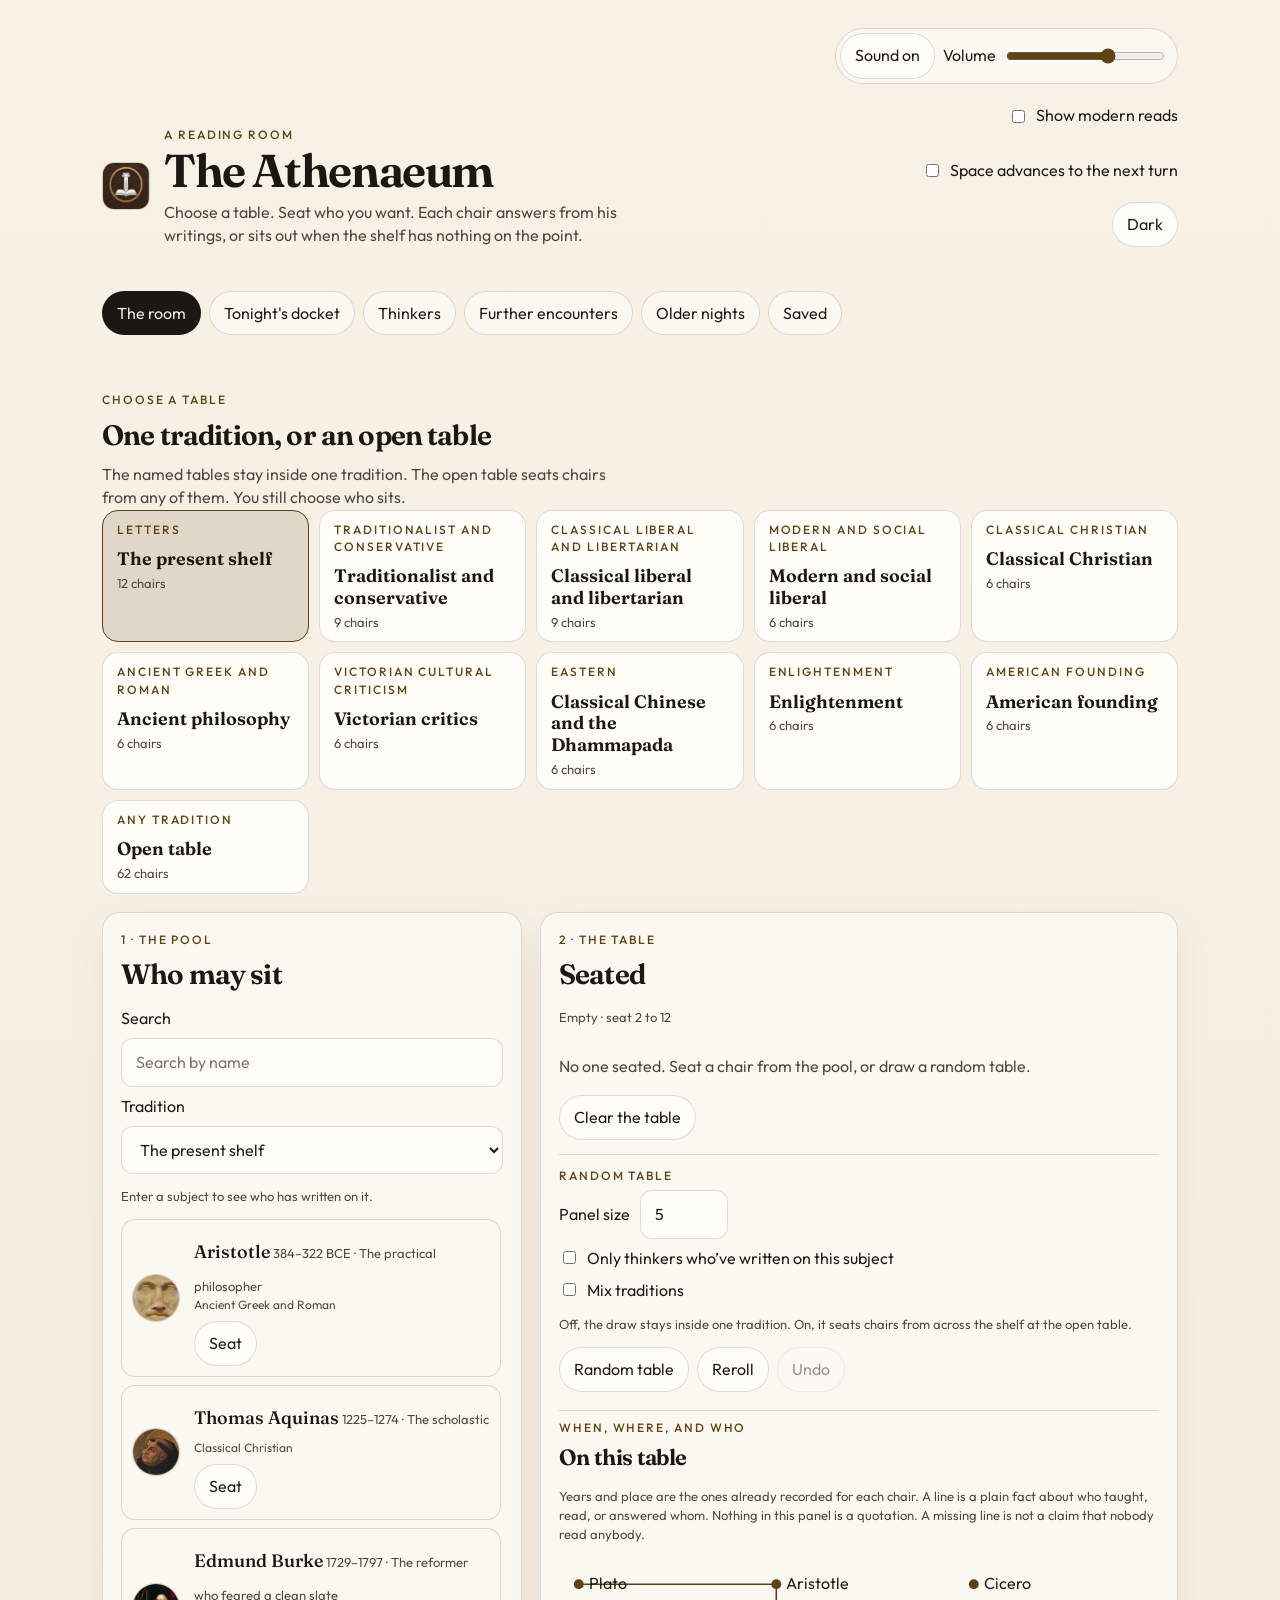
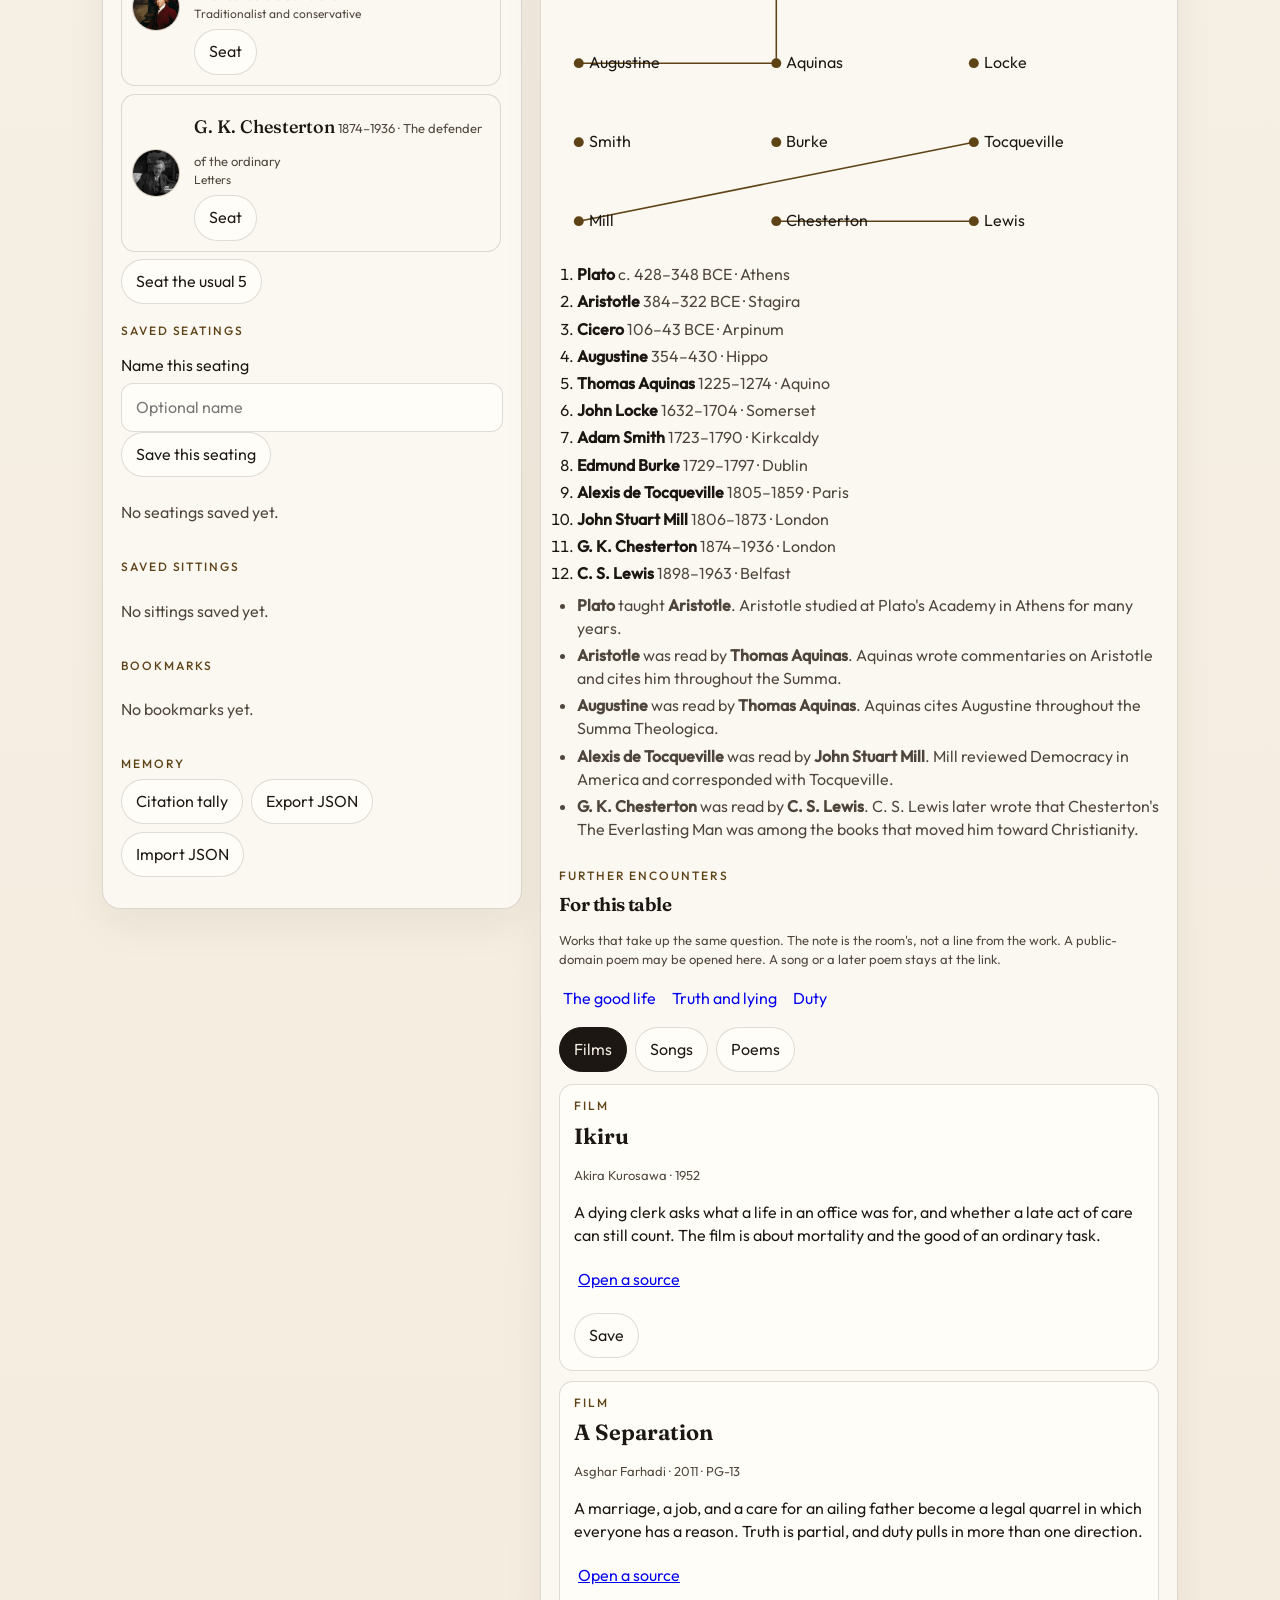
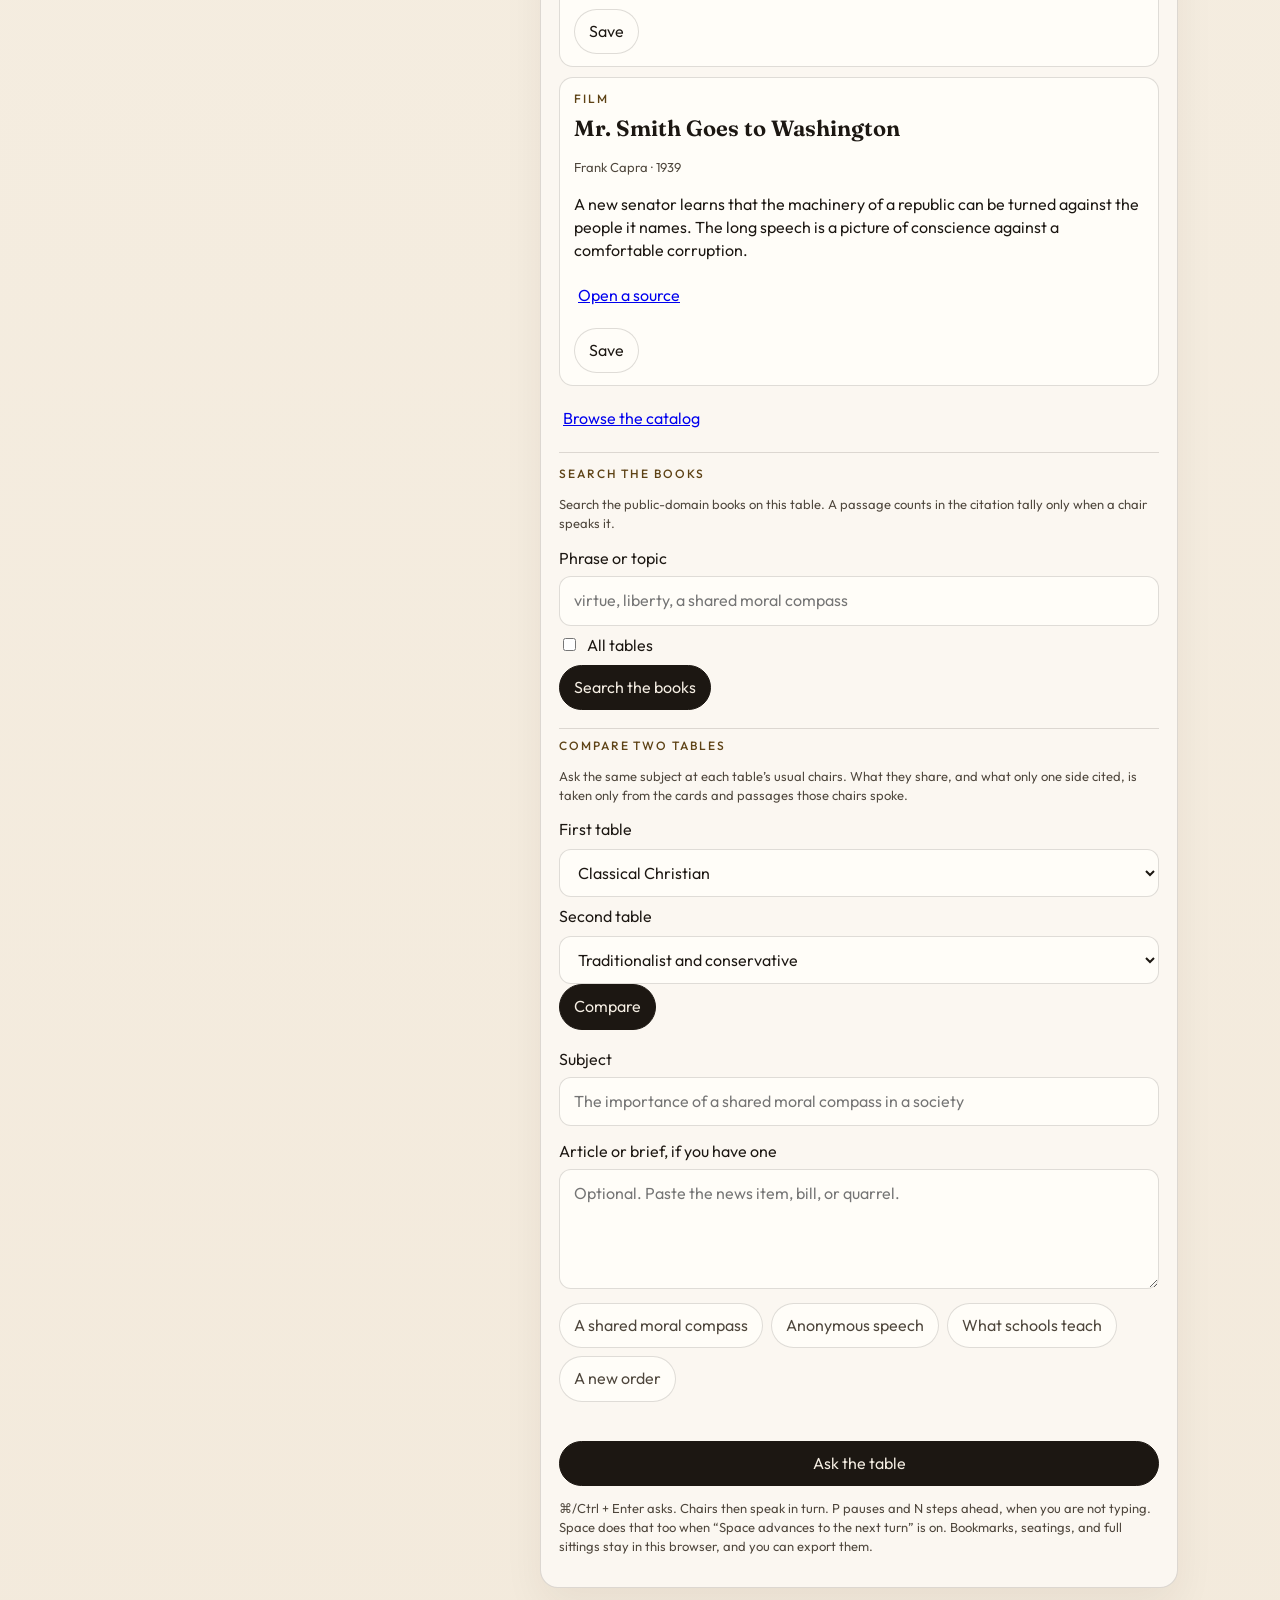
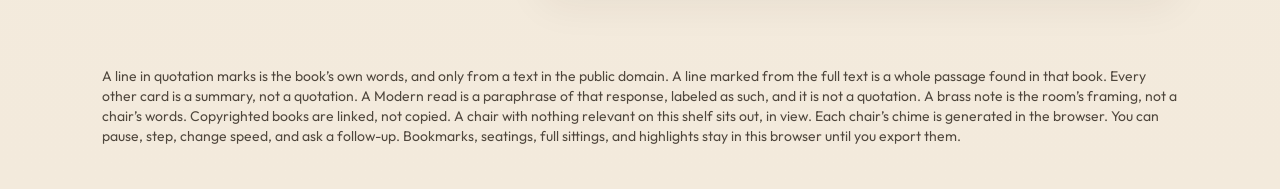
<file: index.html>
<!DOCTYPE html>
<html lang="en">
<head>
  <meta charset="utf-8" />
  <meta name="viewport" content="width=device-width, initial-scale=1" />
  <meta name="description" content="Seat a table of writers and read what their books can support. Named tables stay inside one tradition. The open table seats chairs from any of them." />
  <meta name="theme-color" content="#1c1712" />
  <meta name="apple-mobile-web-app-capable" content="yes" />
  <meta name="apple-mobile-web-app-title" content="Athenaeum" />
  <title>The Athenaeum</title>
  <script>
    try {
      var t = localStorage.getItem("athenaeum.theme");
      if (!t && window.matchMedia && window.matchMedia("(prefers-color-scheme: dark)").matches) t = "dark";
      if (t === "dark") document.documentElement.dataset.theme = "dark";
    } catch (e) {}
  </script>
  <link rel="icon" href="favicon.png" />
  <link rel="apple-touch-icon" href="icon-192.png" />
  <link rel="preload" href="fonts/fraunces-latin.woff2" as="font" type="font/woff2" crossorigin />
  <link rel="preload" href="fonts/outfit-latin.woff2" as="font" type="font/woff2" crossorigin />
  <link rel="stylesheet" href="styles.css" />
  <link rel="alternate" type="application/rss+xml" title="The Athenaeum Podcast" href="docket/podcast.xml" />
</head>
<body>
  <header>
    <div class="brand">
      <img class="mark" src="images/mark.png" alt="" width="48" height="48" decoding="async" />
      <div>
        <p class="kicker">A reading room</p>
        <h1>The Athenaeum</h1>
        <p class="lede">Choose a table. Seat who you want. Each chair answers from his writings, or sits out when the shelf has nothing on the point.</p>
      </div>
    </div>
    <div class="header-tools">
      <div class="sound-bar" role="group" aria-label="Sound">
        <button type="button" id="mute" aria-pressed="false">Sound on</button>
        <label for="volume">Volume</label>
        <input id="volume" type="range" min="0" max="100" value="70" />
      </div>
      <label class="check header-check" id="modern-wrap" title="Open a short paraphrase under each response. The book’s words stay beside it.">
        <input id="modern-default" type="checkbox" />
        <span>Show modern reads</span>
      </label>
      <label class="check header-check space-turn" id="space-turn-wrap" title="When this is on, the space bar steps to the next turn in a sitting. It does not while you are typing, or while a dialog is open.">
        <input id="space-turn" type="checkbox" />
        <span>Space advances to the next turn</span>
      </label>
      <button type="button" id="theme" class="theme-btn" aria-pressed="false">Dark</button>
    </div>
    <nav class="site-nav" aria-label="Site">
      <a href="index.html" aria-current="page">The room</a>
      <a href="docket.html">Tonight's docket</a>
      <a href="thinkers.html">Thinkers</a>
      <a href="encounters.html">Further encounters</a>
      <a href="archive.html">Older nights</a>
      <a href="saved.html">Saved</a>
    </nav>
  </header>

  <main>
    <section class="hub" aria-labelledby="hub-heading">
      <p class="kicker">Choose a table</p>
      <h2 id="hub-heading">One tradition, or an open table</h2>
      <p class="lede">The named tables stay inside one tradition. The open table seats chairs from any of them. You still choose who sits.</p>
      <div id="hub" class="hub-row"></div>
    </section>
    <div class="grid">
      <section class="pane" aria-labelledby="pool-heading">
        <p class="kicker">1 · The pool</p>
        <h2 id="pool-heading">Who may sit</h2>
        <div class="filters">
          <label for="search">Search</label>
          <input id="search" type="search" placeholder="Search by name" autocomplete="off" />
          <label for="tradition">Tradition</label>
          <select id="tradition"></select>
        </div>
        <p id="score-status" class="status hint" role="status"></p>
        <div id="roster" class="roster"></div>
        <div class="row-btns">
          <button type="button" id="seat-preset">Seat the usual five</button>
        </div>
        <p class="kicker" style="margin-top:18px">Saved seatings</p>
        <label class="field" for="seating-name">Name this seating</label>
        <input id="seating-name" type="text" maxlength="80" placeholder="Optional name" />
        <div class="row-btns">
          <button type="button" id="save-seating">Save this seating</button>
        </div>
        <div id="seatings" class="shelf"></div>
        <p class="kicker" style="margin-top:18px">Saved sittings</p>
        <div id="shelf" class="shelf"></div>
        <p class="kicker" style="margin-top:18px">Bookmarks</p>
        <div id="bookmarks" class="shelf"></div>
        <p class="kicker" style="margin-top:18px">Memory</p>
        <div class="row-btns">
          <button type="button" id="open-tally">Citation tally</button>
          <button type="button" id="export-memory">Export JSON</button>
          <button type="button" id="import-memory">Import JSON</button>
        </div>
        <input id="import-file" type="file" accept="application/json,.json" hidden />
        <p id="memory-note" class="hint" role="status"></p>
      </section>

      <section class="pane" aria-labelledby="table-heading">
        <p class="kicker">2 · The table</p>
        <h2 id="table-heading">Seated</h2>
        <p id="seat-count" class="hint"></p>
        <div id="table" class="chips"></div>
        <p id="limit-note" class="note gentle" hidden></p>
        <button type="button" class="text-btn" id="clear-table">Clear the table</button>

        <div class="random-box">
          <p class="kicker">Random table</p>
          <div class="size-row">
            <label for="panel-size">Panel size</label>
            <input id="panel-size" type="number" min="2" max="12" value="5" inputmode="numeric" />
          </div>
          <label class="check" id="only-wrap">
            <input id="only-relevant" type="checkbox" />
            <span>Only thinkers who’ve written on this subject</span>
          </label>
          <label class="check" id="mix-wrap">
            <input id="mix-traditions" type="checkbox" />
            <span>Mix traditions</span>
          </label>
          <p class="hint">Off, the draw stays inside one tradition. On, it seats chairs from across the shelf at the open table.</p>
          <div class="random-actions">
            <button type="button" id="random-table">Random table</button>
            <button type="button" id="reroll">Reroll</button>
            <button type="button" id="undo-random" disabled>Undo</button>
          </div>
          <p id="random-note" class="hint" role="status"></p>
        </div>

        <div class="line-box" id="line-box" hidden>
          <p class="kicker">When, where, and who</p>
          <h3>On this table</h3>
          <p class="hint">Years and place are the ones already recorded for each chair. A line is a plain fact about who taught, read, or answered whom. Nothing in this panel is a quotation. A missing line is not a claim that nobody read anybody.</p>
          <div id="line-map" class="line-map"></div>
          <ol id="line-when" class="line-when"></ol>
          <ul id="line-edges" class="line-edges"></ul>
        </div>

        <div class="path-box" id="path-box" hidden>
          <p class="kicker">A reading path</p>
          <h3 id="path-title"></h3>
          <p id="path-blurb" class="hint"></p>
          <ol id="path-stops" class="path-stops"></ol>
          <div id="path-read" hidden></div>
          <p id="path-note" class="hint" role="status"></p>
        </div>

        <div id="encounters-table"></div>

        <div class="book-search">
          <p class="kicker">Search the books</p>
          <p class="hint">Search the public-domain books on this table. A passage counts in the citation tally only when a chair speaks it.</p>
          <label class="field" for="book-query">Phrase or topic</label>
          <input id="book-query" type="search" placeholder="virtue, liberty, a shared moral compass" autocomplete="off" />
          <label class="check">
            <input id="book-all" type="checkbox" />
            <span>All tables</span>
          </label>
          <button type="button" class="solid" id="book-go">Search the books</button>
          <p id="book-note" class="hint" role="status"></p>
          <div id="book-results"></div>
        </div>

        <div class="compare-box">
          <p class="kicker">Compare two tables</p>
          <p class="hint">Ask the same subject at each table’s usual chairs. What they share, and what only one side cited, is taken only from the cards and passages those chairs spoke.</p>
          <label class="field" for="compare-a">First table</label>
          <select id="compare-a"></select>
          <label class="field" for="compare-b">Second table</label>
          <select id="compare-b"></select>
          <button type="button" class="solid" id="compare-go">Compare</button>
          <p id="compare-note" class="hint" role="status"></p>
        </div>

        <label class="field" for="topic">Subject</label>
        <input id="topic" maxlength="180" placeholder="The importance of a shared moral compass in a society" />
        <label class="field" for="brief">Article or brief, if you have one</label>
        <textarea id="brief" placeholder="Optional. Paste the news item, bill, or quarrel."></textarea>
        <div class="samples">
          <button type="button" data-topic="The importance of a shared moral compass in a society" data-brief="">A shared moral compass</button>
          <button type="button" data-topic="Should anonymous speech be outlawed?" data-brief="A legislature is weighing a bill that would require platforms to verify every user’s legal identity and remove anonymous accounts, on the ground that unnamed speech has become a public danger.">Anonymous speech</button>
          <button type="button" data-topic="Should the state direct what schools may teach?" data-brief="A ministry proposes a national curriculum that would bar certain books and require others, arguing that public schooling must form citizens of one mind.">What schools teach</button>
          <button type="button" data-topic="May a revolution discard inherited law?" data-brief="Reformers argue that an old constitution has lost its title, and that a new order may be written from first principles without regard to custom.">A new order</button>
        </div>
        <div id="lineup" class="lineup" hidden></div>
        <p id="err" class="err" role="alert"></p>
        <button type="button" class="solid wide" id="weigh">Ask the table</button>
        <p class="hint">⌘/Ctrl + Enter asks. Chairs then speak in turn. P pauses and N steps ahead, when you are not typing. Space does that too when “Space advances to the next turn” is on. Bookmarks, seatings, and full sittings stay in this browser, and you can export them.</p>
      </section>
    </div>
    <div id="session" class="session" aria-live="polite"></div>
    <div id="compare" class="compare" hidden></div>
  </main>

  <dialog id="dossier" class="dossier">
    <div class="dossier-body" id="dossier-body"></div>
  </dialog>
  <dialog id="tally" class="dossier">
    <div class="dossier-body">
      <p class="kicker">Citation tally</p>
      <h2>Works cited in saved sittings</h2>
      <label class="field" for="tally-table">Table</label>
      <select id="tally-table"></select>
      <div id="tally-body"></div>
      <button type="button" class="solid" id="close-tally">Close</button>
    </div>
  </dialog>
  <footer>
    <p>A line in quotation marks is the book’s own words, and only from a text in the public domain. A line marked from the full text is a whole passage found in that book. Every other card is a summary, not a quotation. A Modern read is a paraphrase of that response, labeled as such, and it is not a quotation. A brass note is the room’s framing, not a chair’s words. Copyrighted books are linked, not copied. A chair with nothing relevant on this shelf sits out, in view. Each chair’s chime is generated in the browser. You can pause, step, change speed, and ask a follow-up. Bookmarks, seatings, full sittings, and highlights stay in this browser until you export them.</p>
  </footer>
  <script src="stem.js"></script>
  <script src="score.js"></script>
  <script src="books.js"></script>
  <script src="panel.js"></script>
  <script src="modern.js"></script>
  <script src="compare.js"></script>
  <script src="lines.js"></script>
  <script src="paths.js"></script>
  <script src="store.js"></script>
  <script src="share.js"></script>
  <script src="keys.js"></script>
  <script src="reader.js"></script>
  <script src="encounters.js"></script>
  <script src="reader-ui.js"></script>
  <script src="encounters-ui.js"></script>
  <script src="app.js"></script>
</body>
</html>
</file>
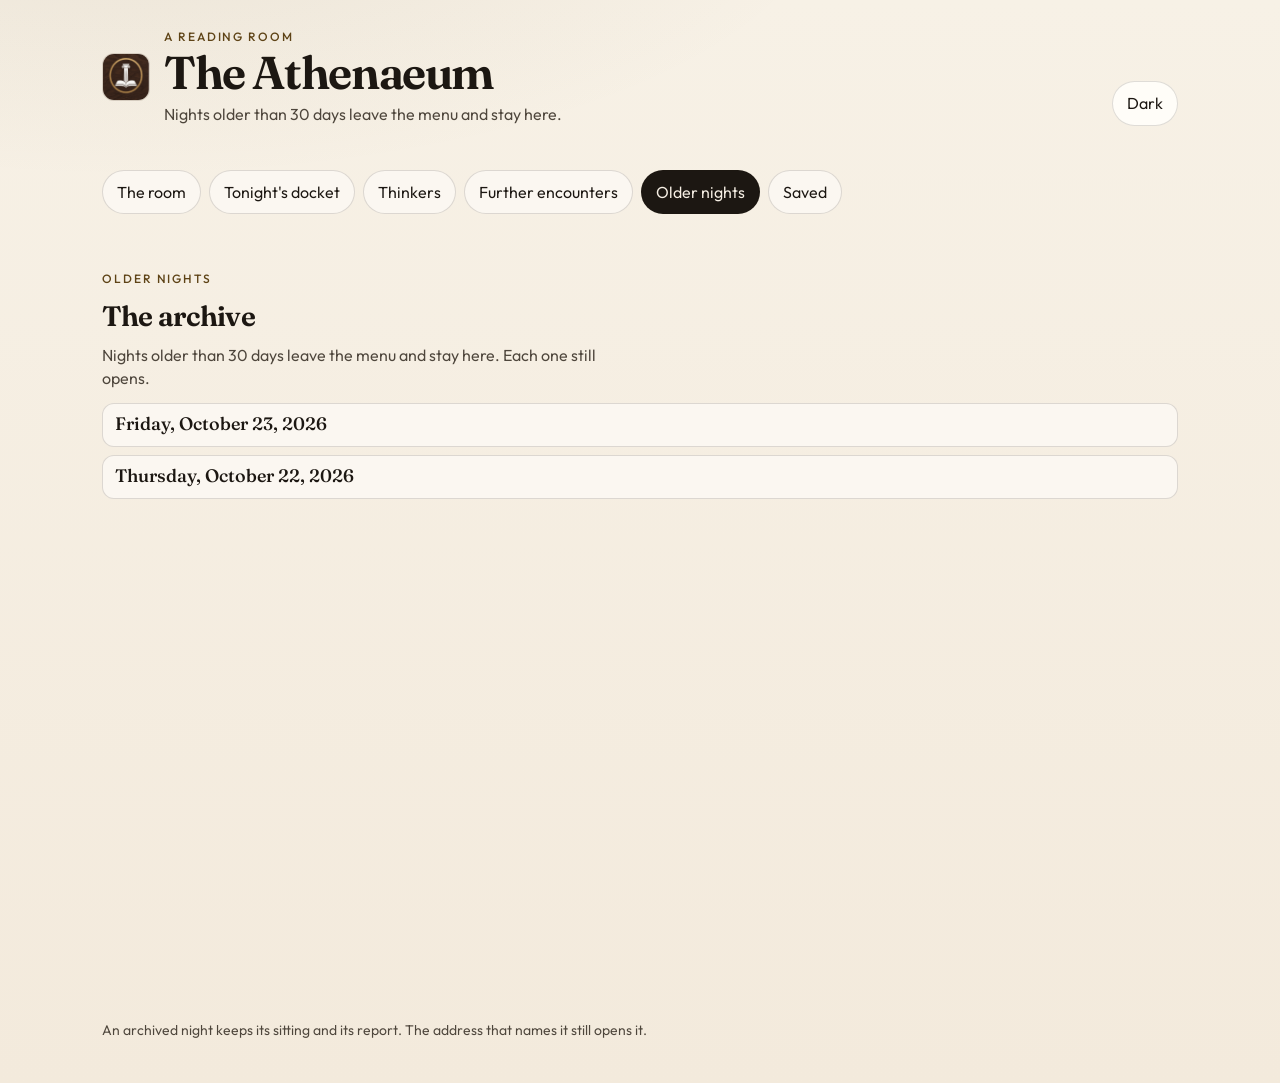
<file: archive.html>
<!DOCTYPE html>
<html lang="en">
<head>
  <meta charset="utf-8" />
  <meta name="viewport" content="width=device-width, initial-scale=1" />
  <meta name="description" content="Older nights from Tonight's docket. A night leaves the menu and stays here, and it still opens." />
  <meta name="theme-color" content="#1c1712" />
  <meta name="apple-mobile-web-app-capable" content="yes" />
  <meta name="apple-mobile-web-app-title" content="Athenaeum" />
  <title>Older nights · The Athenaeum</title>
  <script>
    try {
      var t = localStorage.getItem("athenaeum.theme");
      if (!t && window.matchMedia && window.matchMedia("(prefers-color-scheme: dark)").matches) t = "dark";
      if (t === "dark") document.documentElement.dataset.theme = "dark";
    } catch (e) {}
  </script>
  <link rel="icon" href="favicon.png" />
  <link rel="apple-touch-icon" href="icon-192.png" />
  <link rel="preload" href="fonts/fraunces-latin.woff2" as="font" type="font/woff2" crossorigin />
  <link rel="preload" href="fonts/outfit-latin.woff2" as="font" type="font/woff2" crossorigin />
  <link rel="stylesheet" href="styles.css" />
</head>
<body>
  <header>
    <div class="brand">
      <img class="mark" src="images/mark.png" alt="" width="48" height="48" decoding="async" />
      <div>
        <p class="kicker">A reading room</p>
        <h1>The Athenaeum</h1>
        <p class="lede">Nights older than 30 days leave the menu and stay here.</p>
      </div>
    </div>
    <div class="header-tools">
      <button type="button" id="theme" class="theme-btn" aria-pressed="false">Dark</button>
    </div>
    <nav class="site-nav" aria-label="Site">
      <a href="index.html">The room</a>
      <a href="docket.html">Tonight's docket</a>
      <a href="thinkers.html">Thinkers</a>
      <a href="encounters.html">Further encounters</a>
      <a href="archive.html" aria-current="page">Older nights</a>
      <a href="saved.html">Saved</a>
    </nav>
  </header>
  <main>
    <div id="archive" class="docket" aria-live="polite" aria-busy="true">
      <p class="kicker">Older nights</p>
      <h2>Loading the archive</h2>
    </div>
  </main>
  <footer>
    <p>An archived night keeps its sitting and its report. The address that names it still opens it.</p>
  </footer>
  <script src="docket.js"></script>
  <script src="archive-page.js"></script>
</body>
</html>
</file>
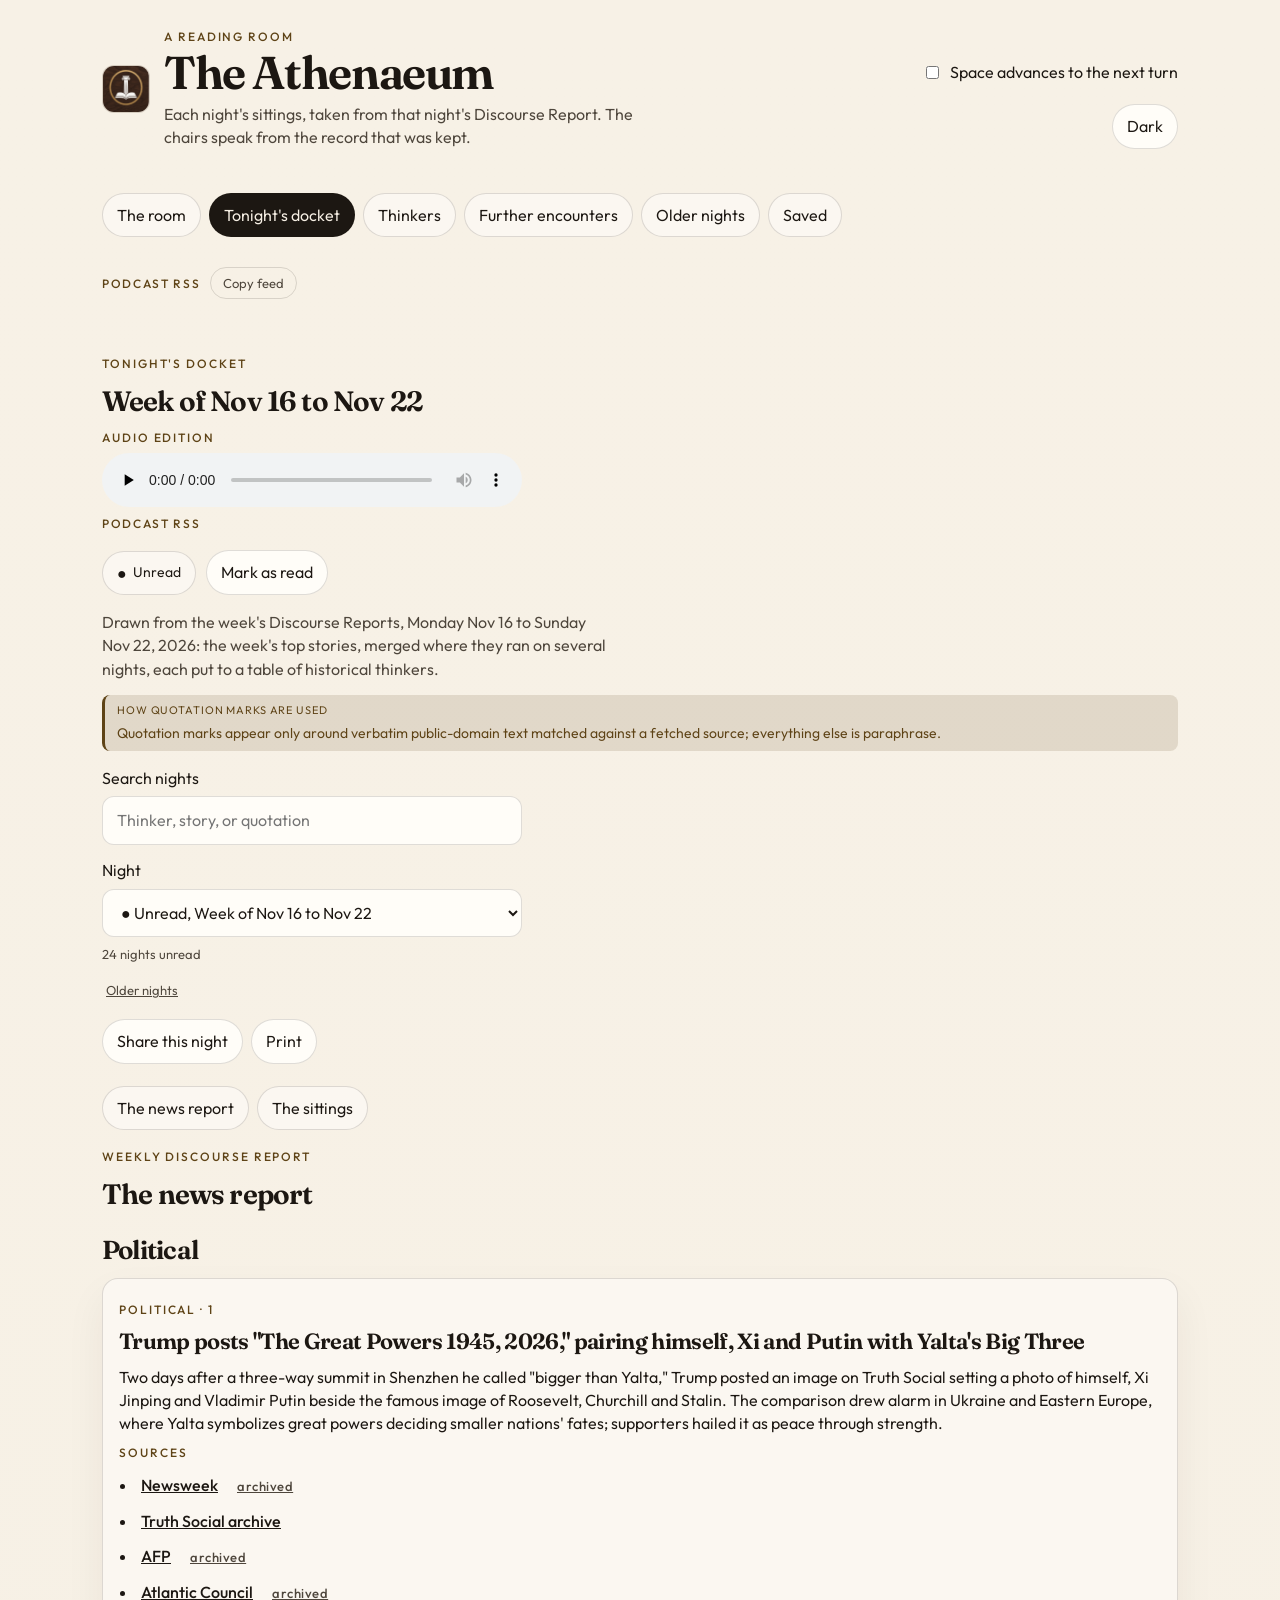
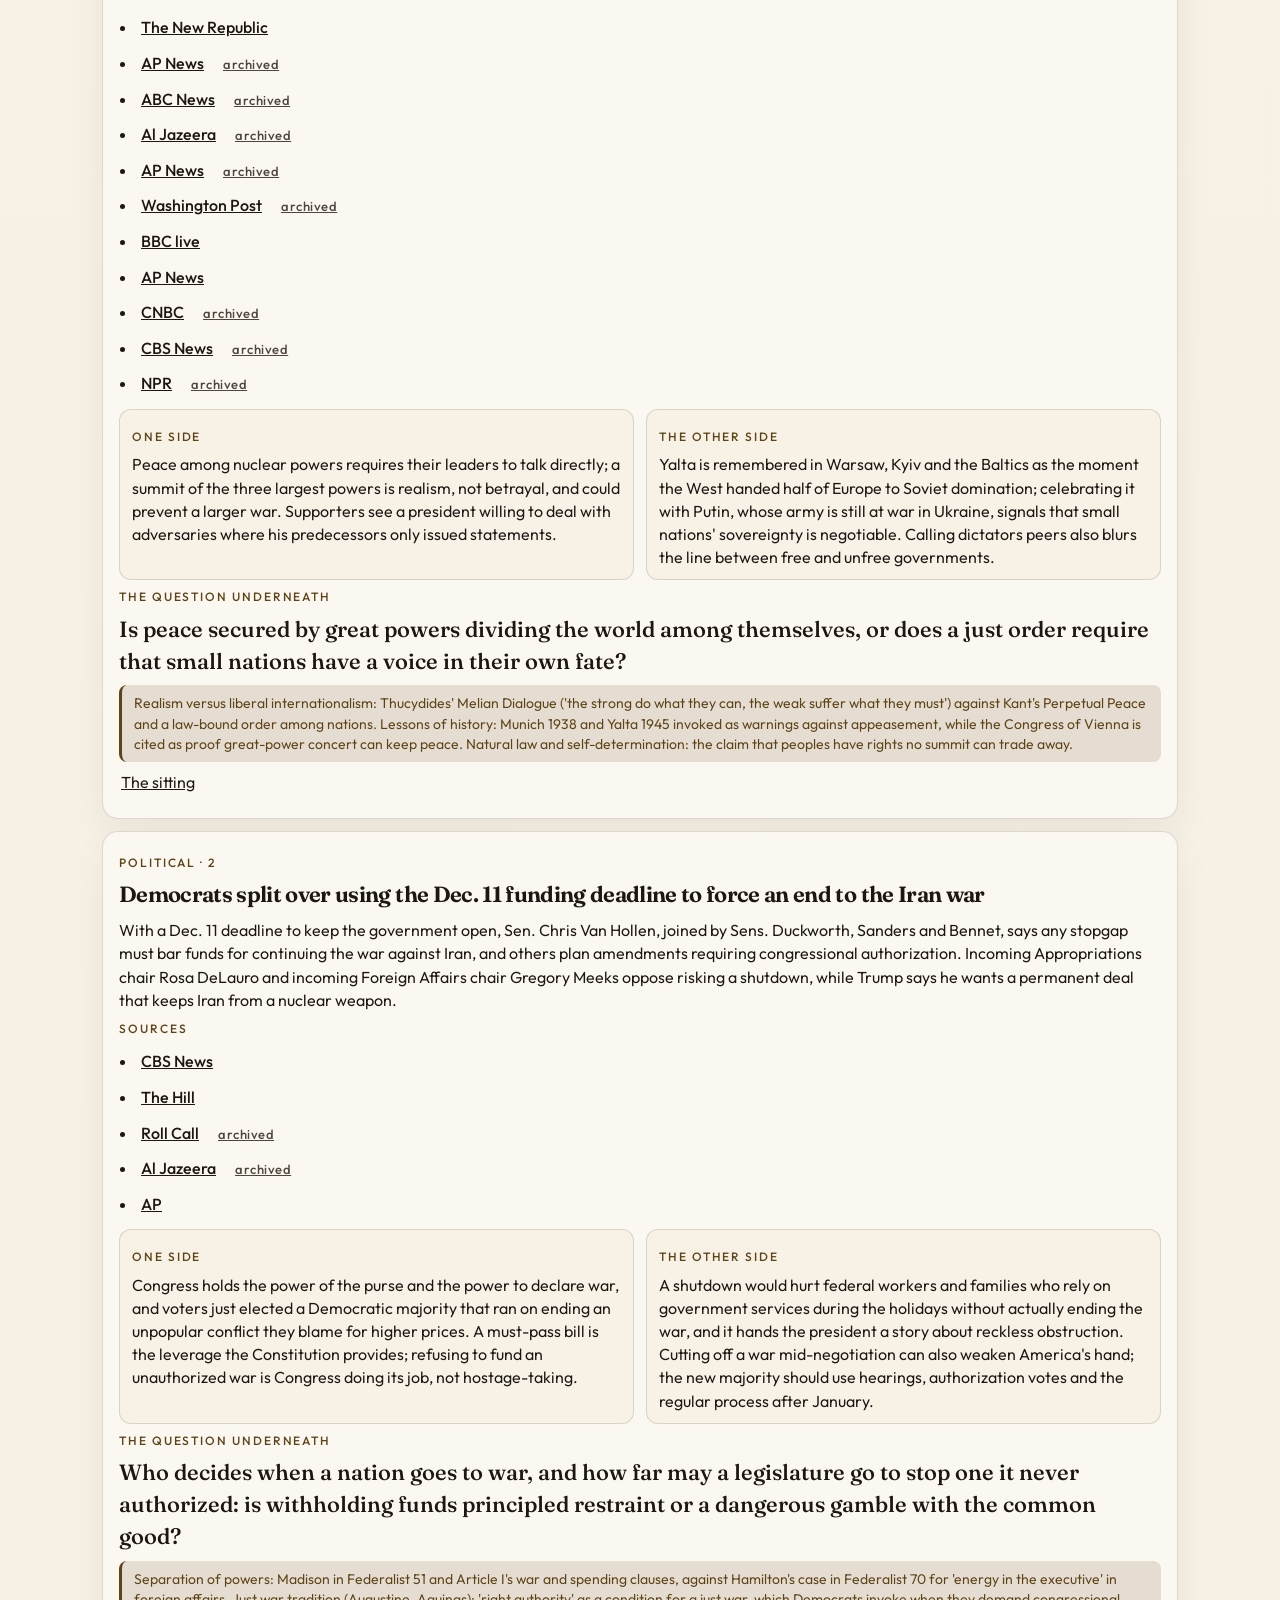
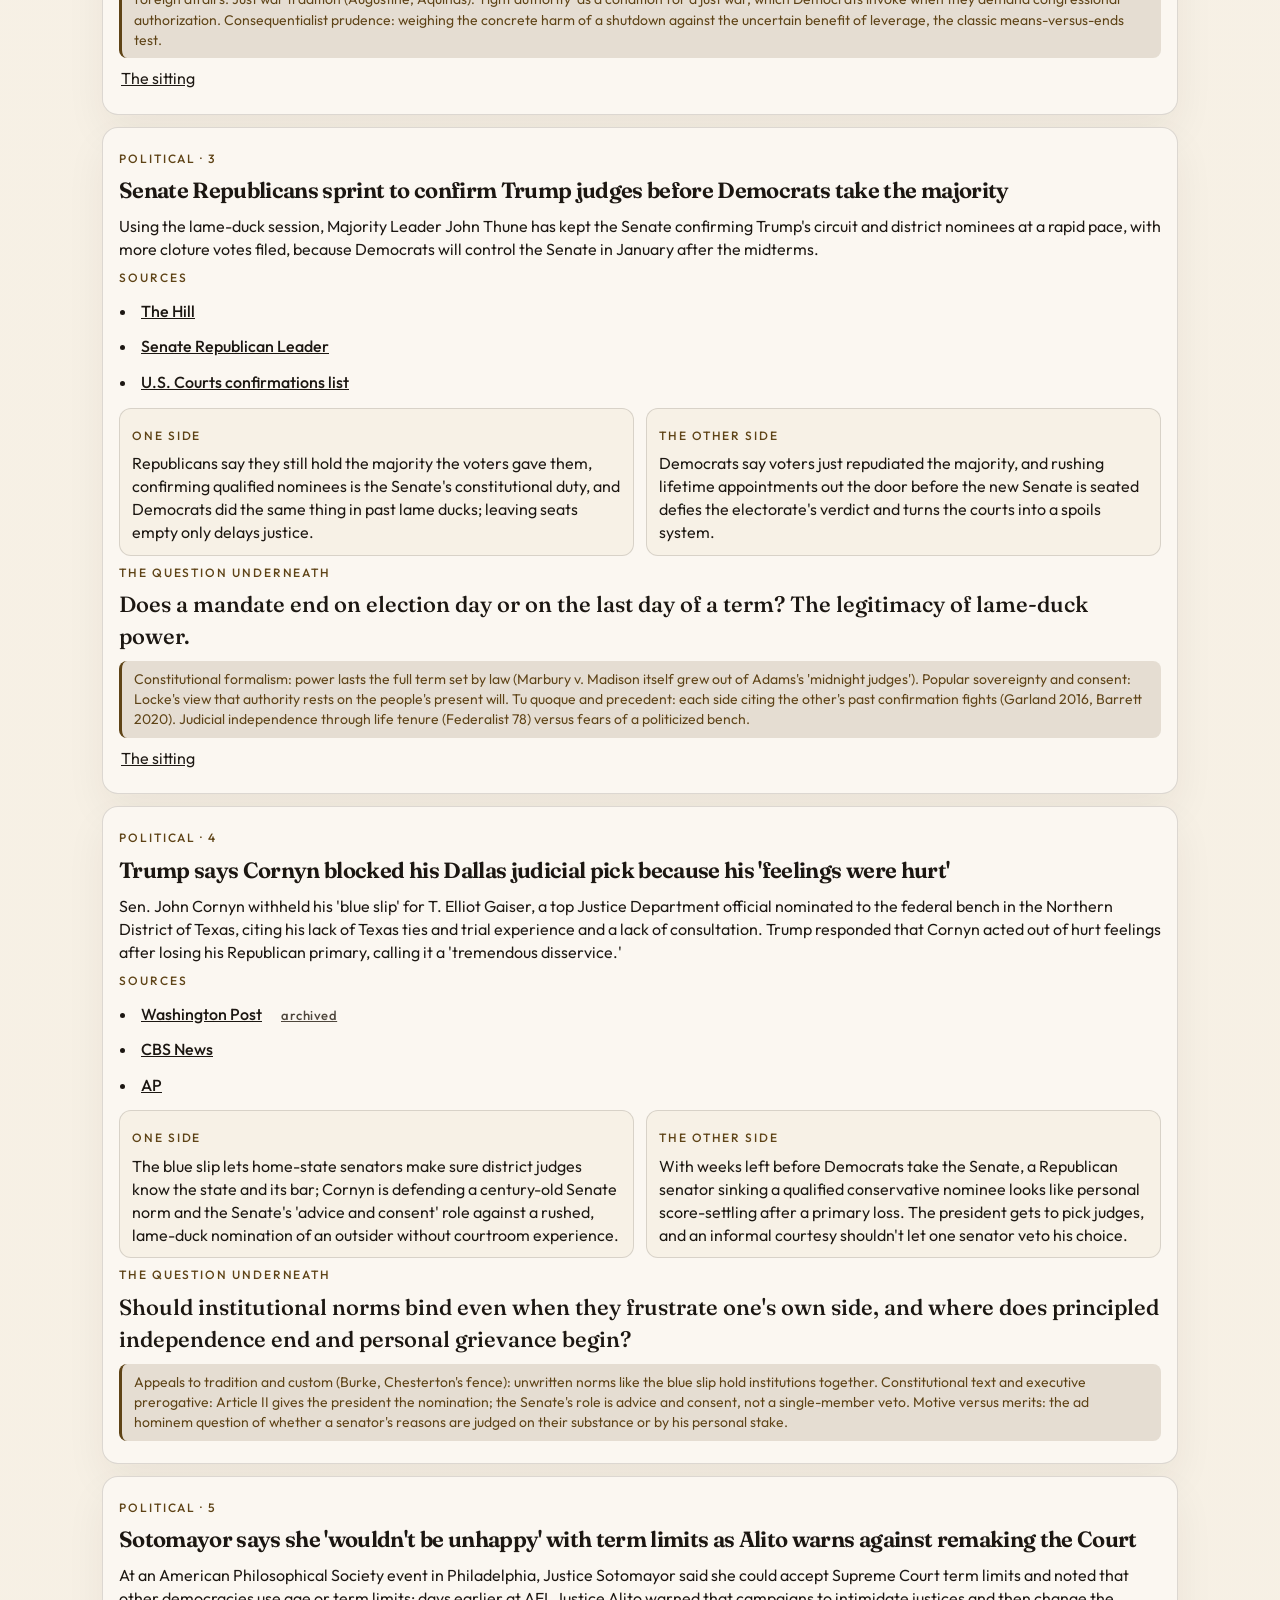
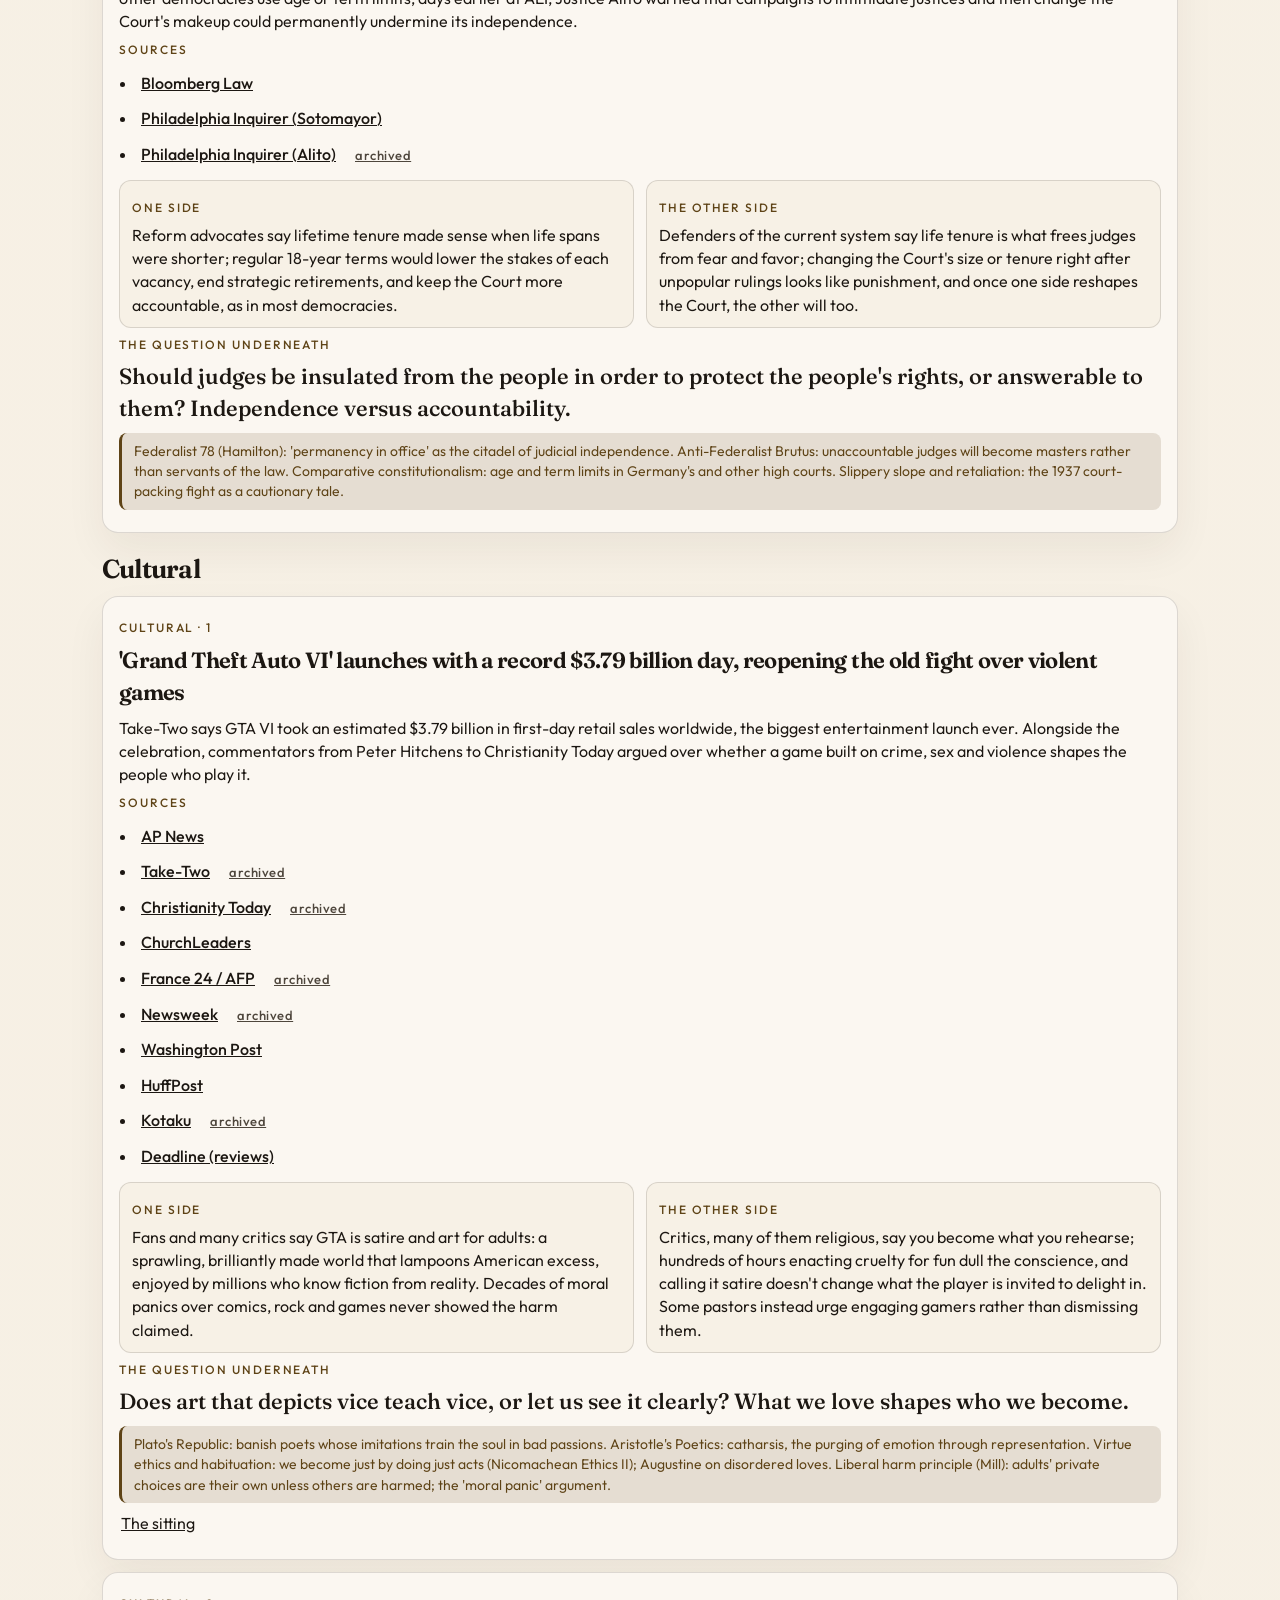
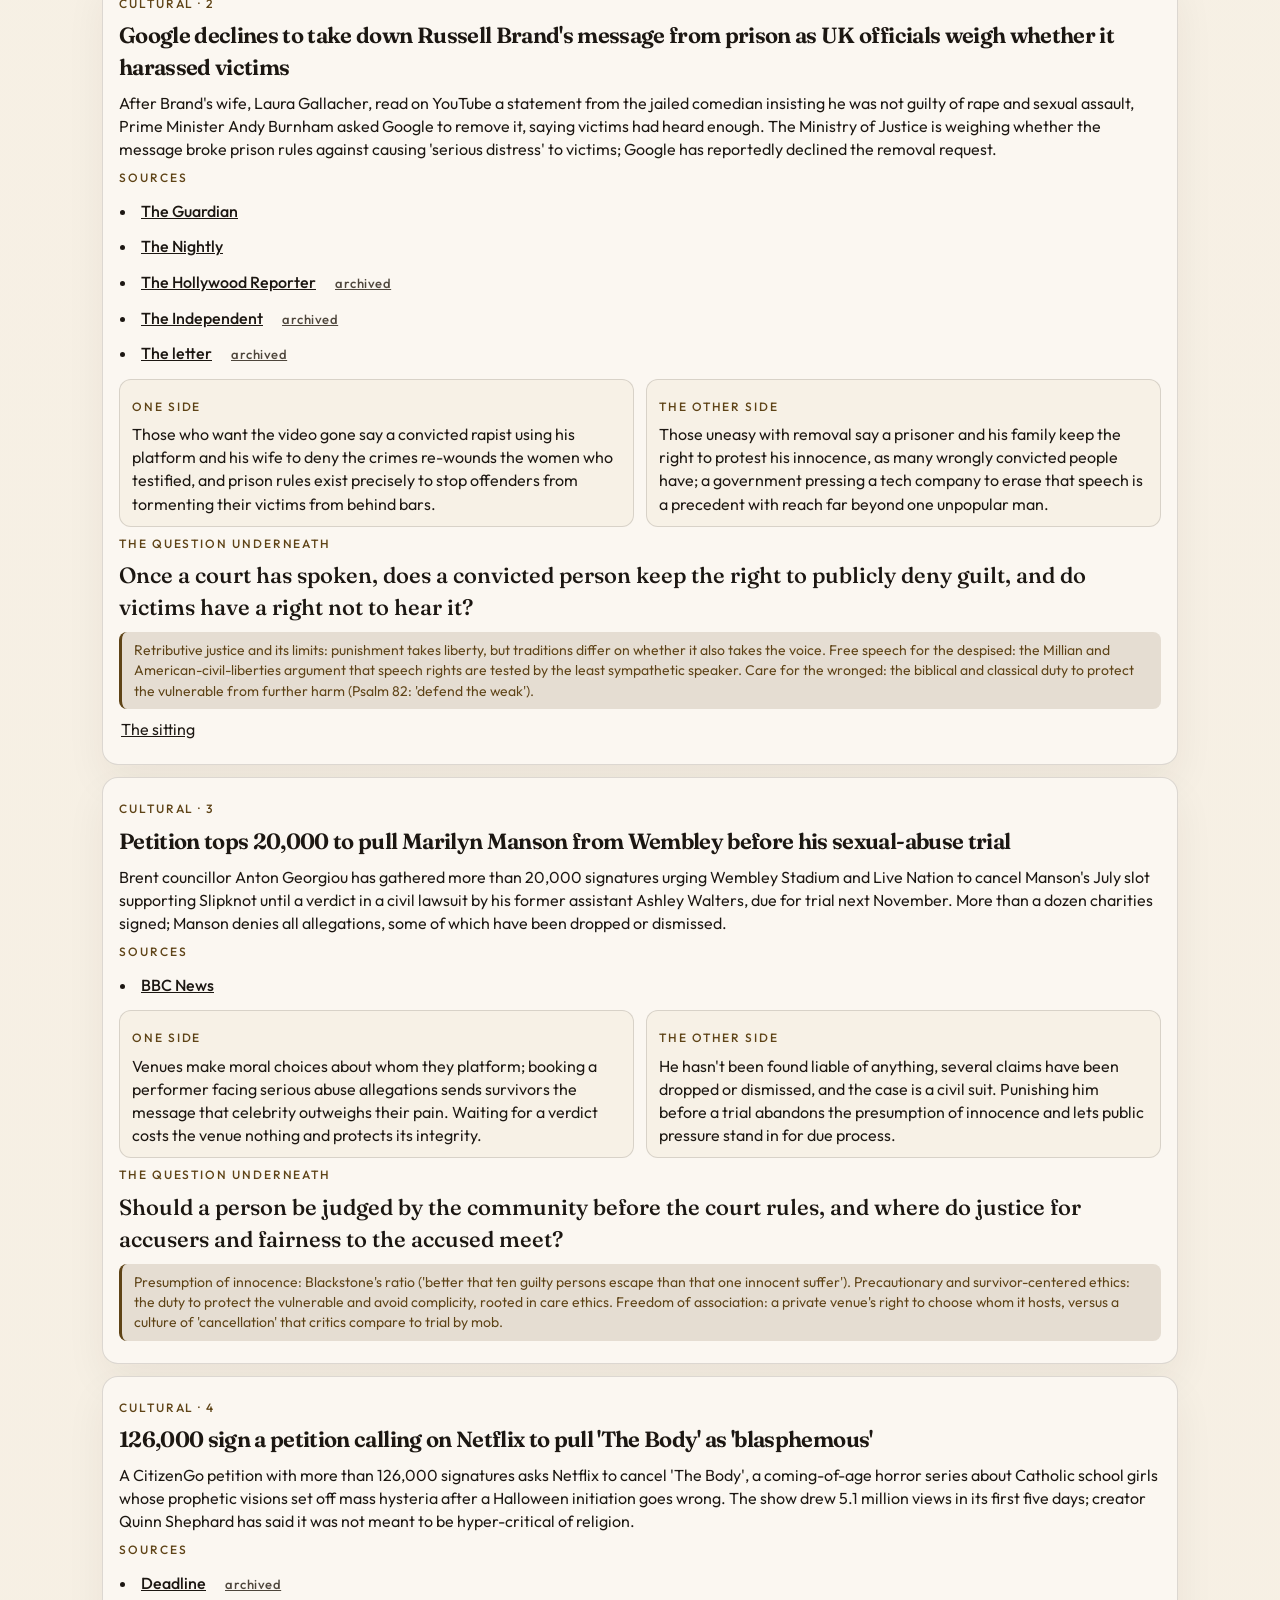
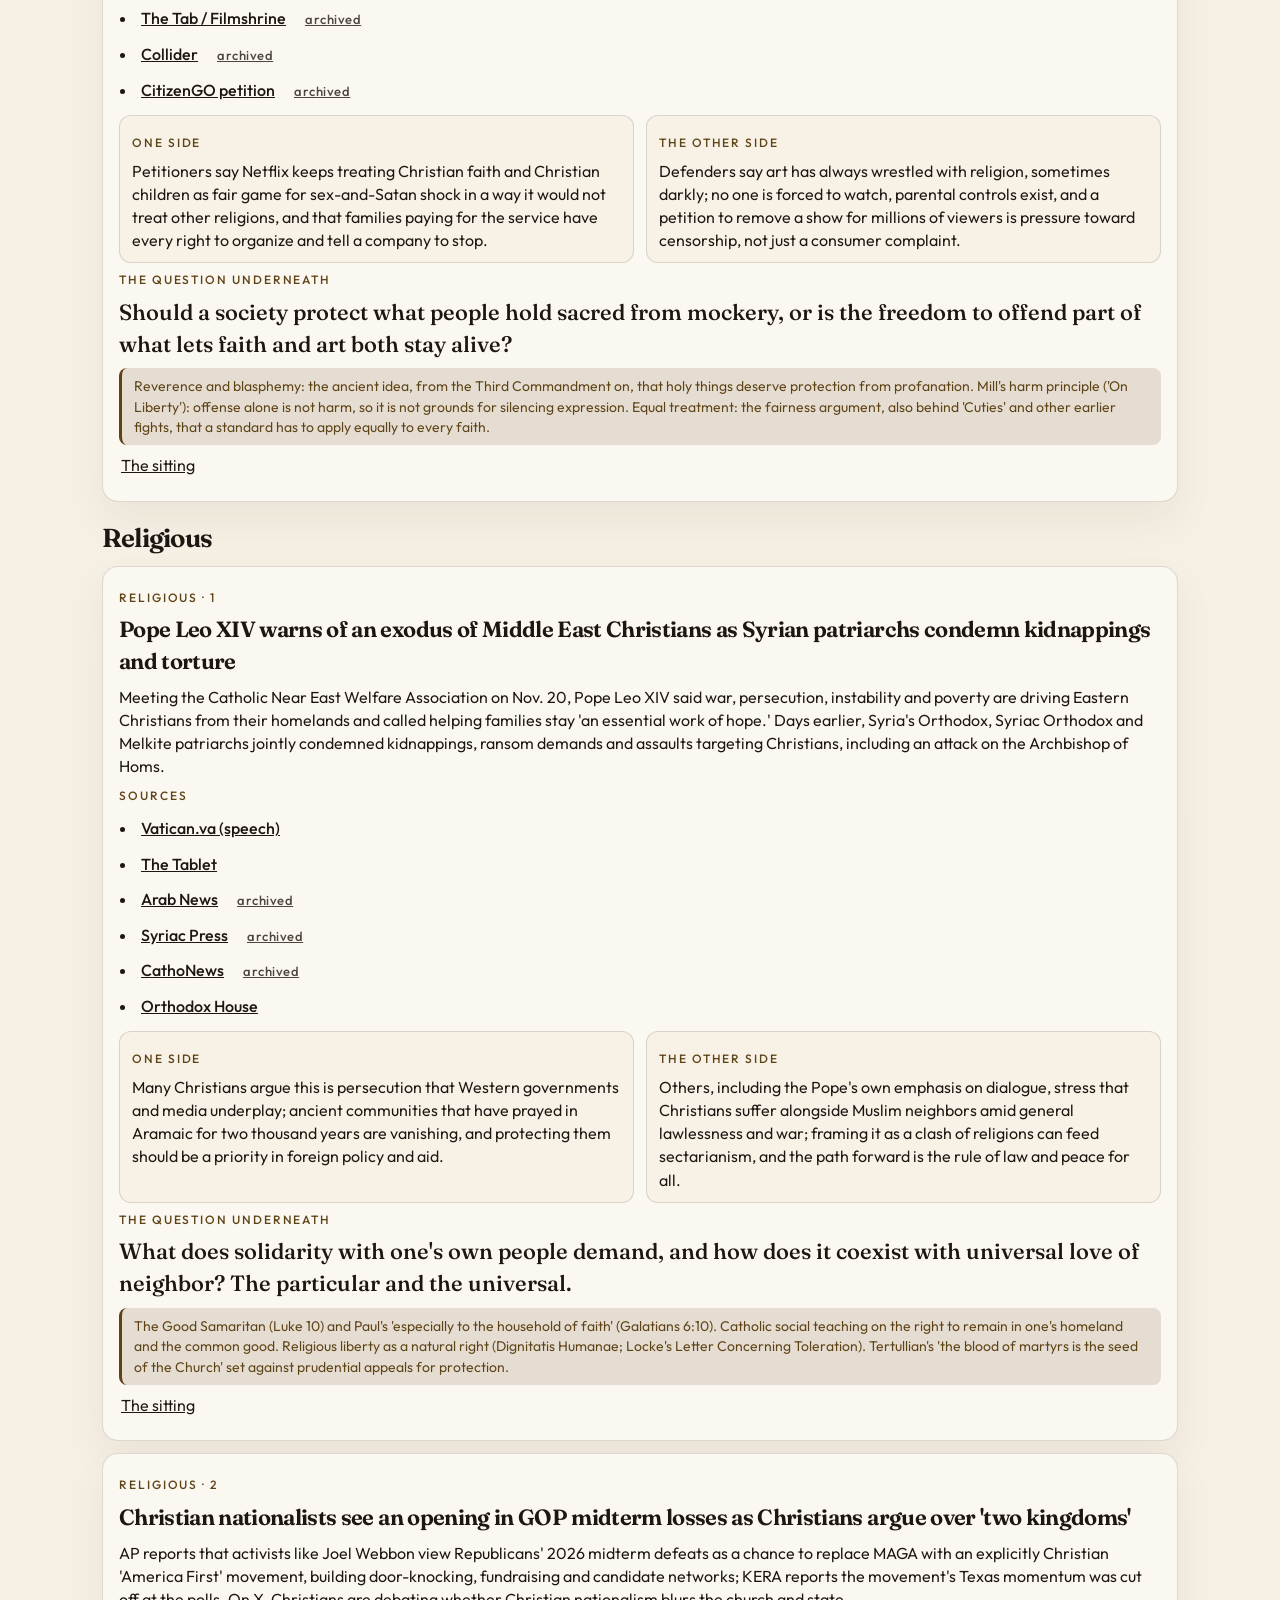
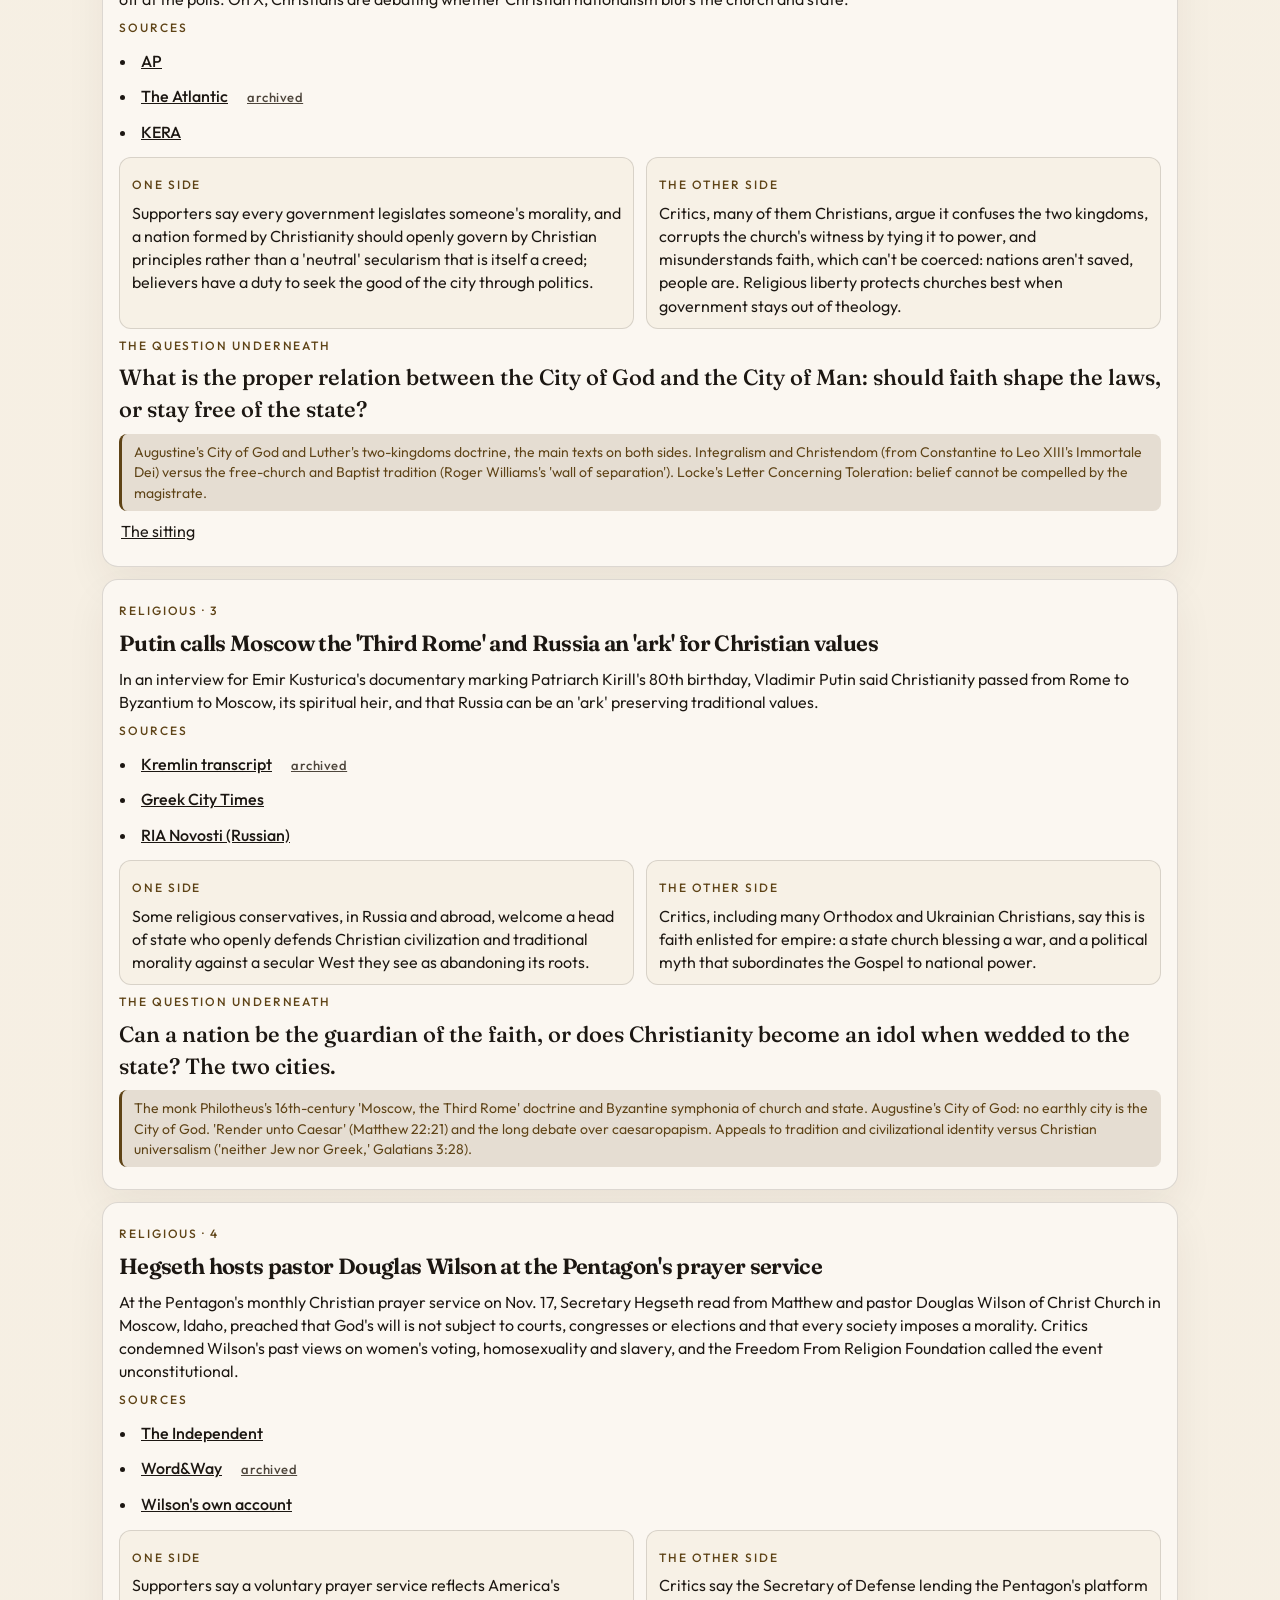
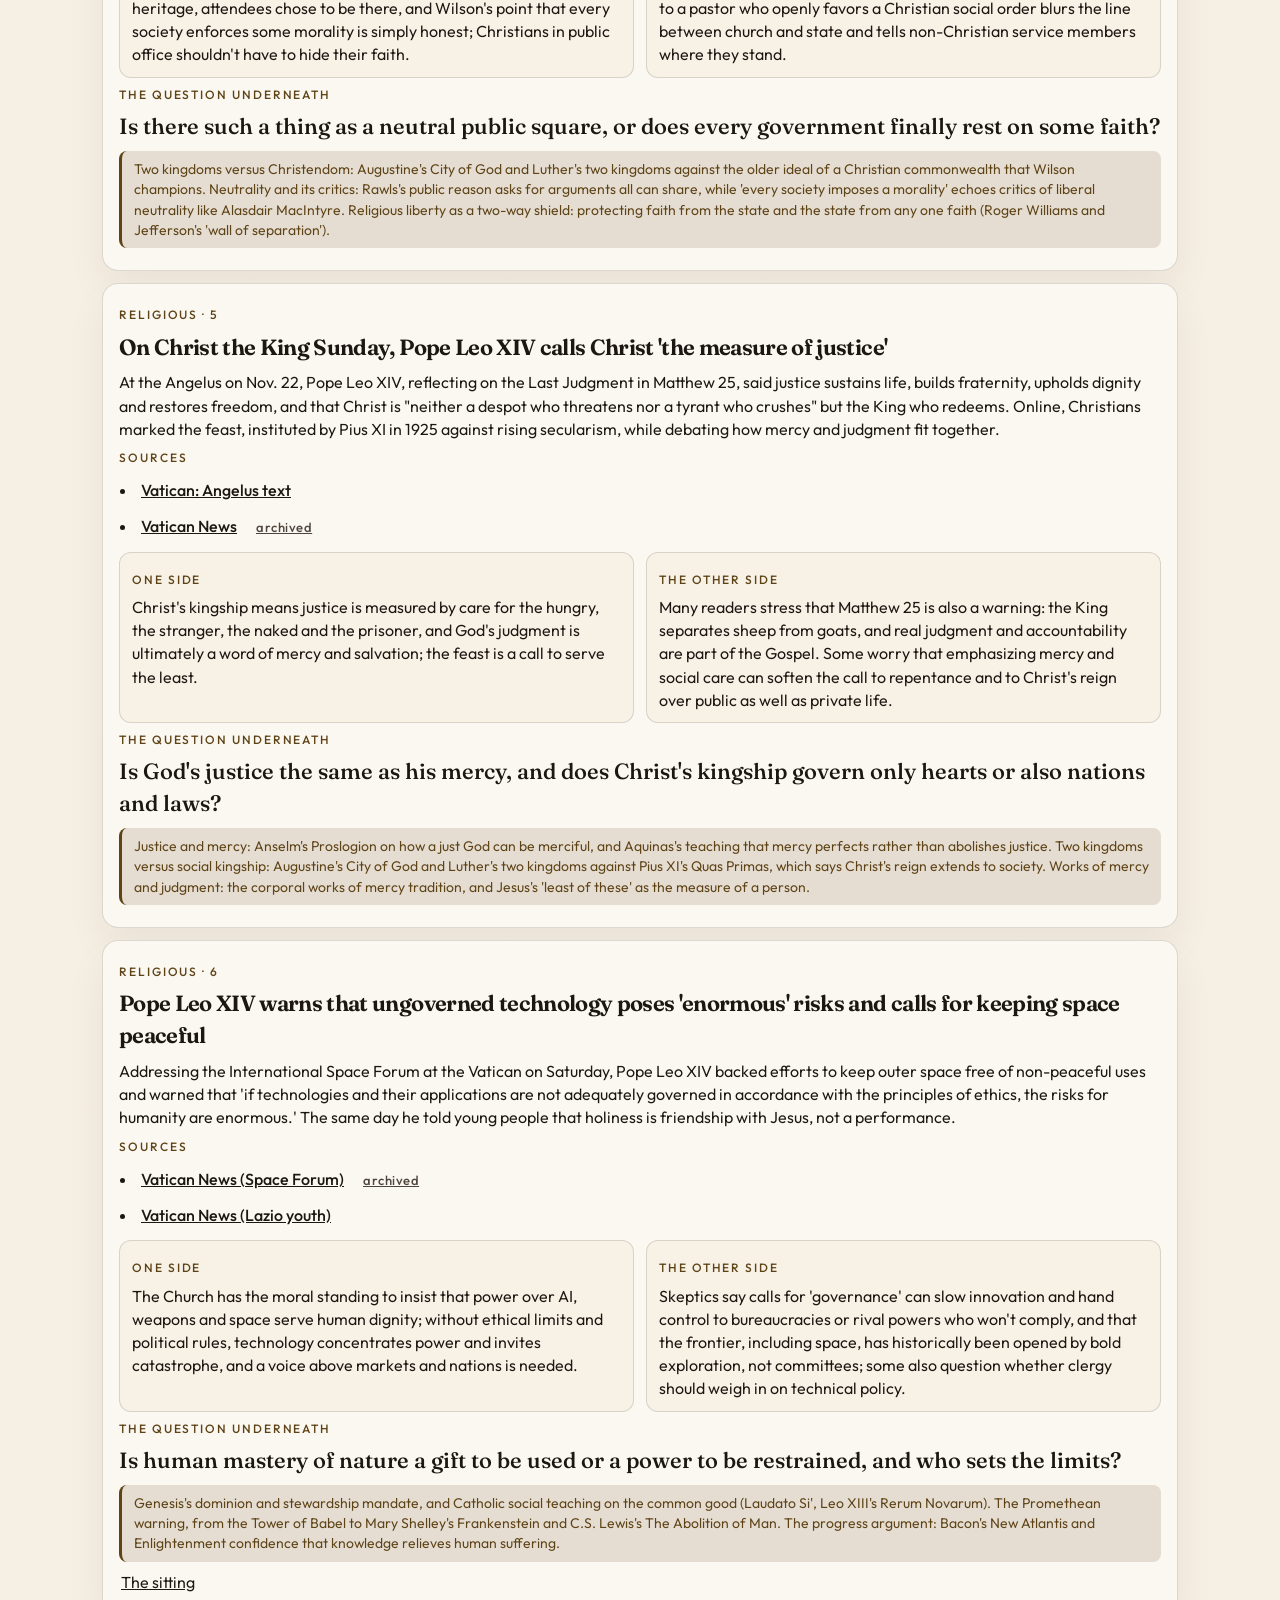
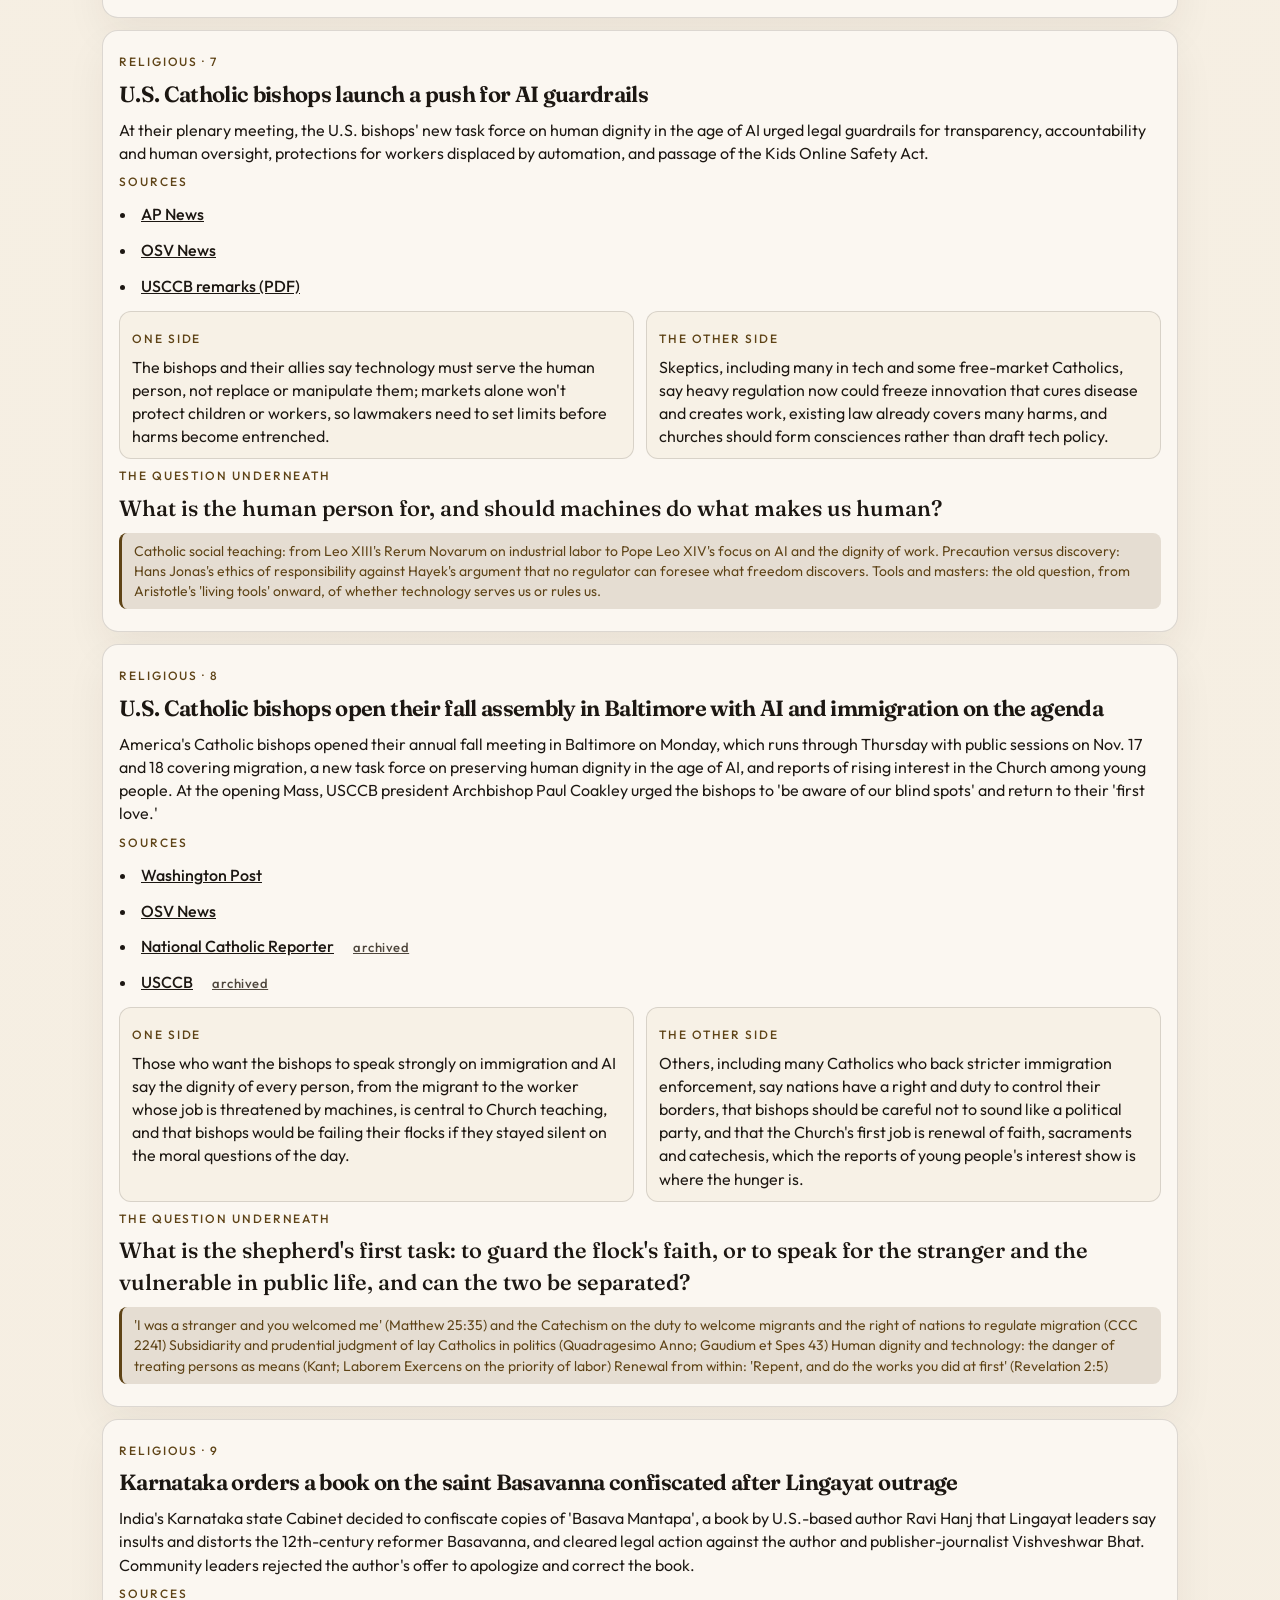
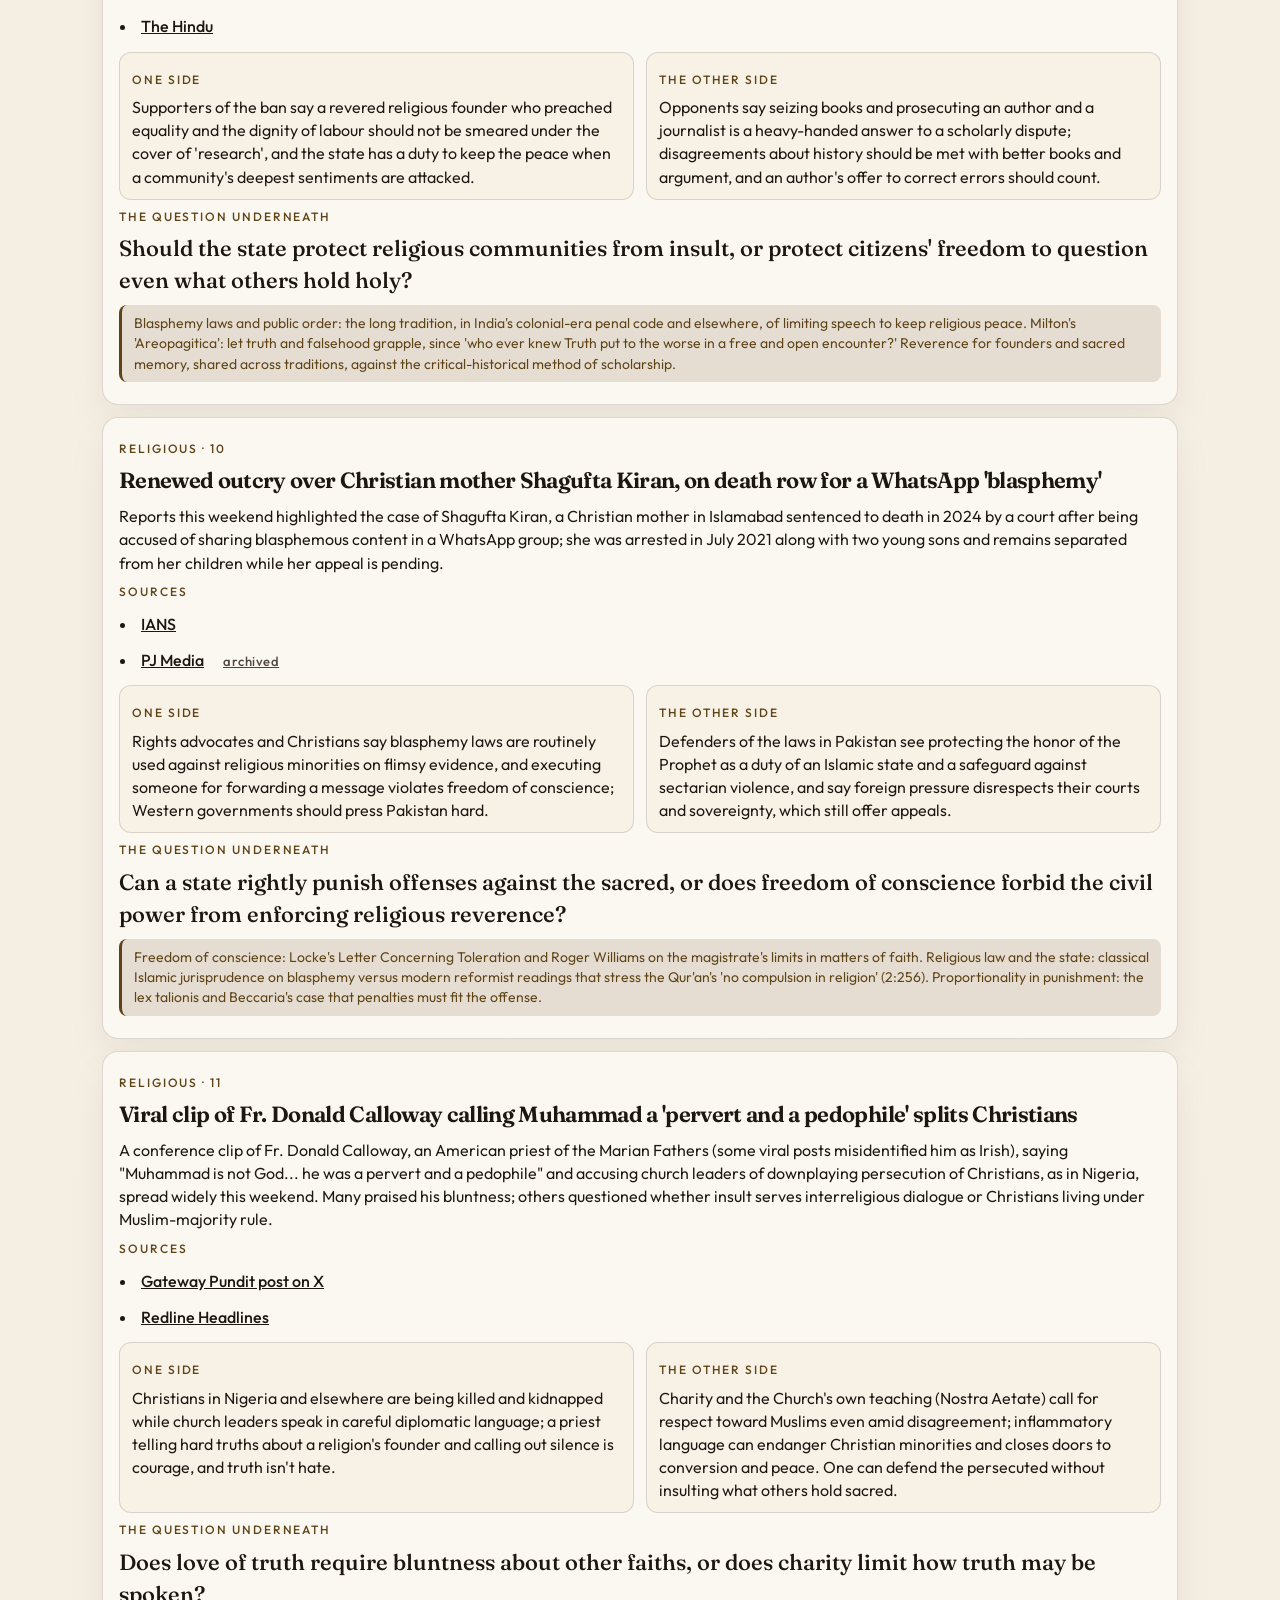
<file: docket.html>
<!DOCTYPE html>
<html lang="en">
<head>
  <meta charset="utf-8" />
  <meta name="viewport" content="width=device-width, initial-scale=1" />
  <meta name="description" content="Tonight's docket: each night's sittings and discourse report. The chairs speak from the record that was kept." />
  <meta name="theme-color" content="#1c1712" />
  <meta name="apple-mobile-web-app-capable" content="yes" />
  <meta name="apple-mobile-web-app-title" content="Athenaeum" />
  <title>Tonight's docket · The Athenaeum</title>
  <script>
    try {
      var t = localStorage.getItem("athenaeum.theme");
      if (!t && window.matchMedia && window.matchMedia("(prefers-color-scheme: dark)").matches) t = "dark";
      if (t === "dark") document.documentElement.dataset.theme = "dark";
    } catch (e) {}
  </script>
  <link rel="icon" href="favicon.png" />
  <link rel="apple-touch-icon" href="icon-192.png" />
  <link rel="preload" href="fonts/fraunces-latin.woff2" as="font" type="font/woff2" crossorigin />
  <link rel="preload" href="fonts/outfit-latin.woff2" as="font" type="font/woff2" crossorigin />
  <link rel="stylesheet" href="styles.css" />
  <link rel="alternate" type="application/rss+xml" title="The Athenaeum Podcast" href="docket/podcast.xml" />
</head>
<body>
  <header>
    <div class="brand">
      <img class="mark" src="images/mark.png" alt="" width="48" height="48" decoding="async" />
      <div>
        <p class="kicker">A reading room</p>
        <h1>The Athenaeum</h1>
        <p class="lede">Each night's sittings, taken from that night's Discourse Report. The chairs speak from the record that was kept.</p>
      </div>
    </div>
    <div class="header-tools">
      <label class="check header-check space-turn" title="When this is on, the space bar steps to the next turn in the sitting on screen. It does not while you are typing, or while a dialog is open.">
        <input id="space-turn" type="checkbox" />
        <span>Space advances to the next turn</span>
      </label>
      <button type="button" id="theme" class="theme-btn" aria-pressed="false">Dark</button>
    </div>
    <nav class="site-nav" aria-label="Site">
      <a href="index.html">The room</a>
      <a href="docket.html" aria-current="page">Tonight's docket</a>
      <a href="thinkers.html">Thinkers</a>
      <a href="encounters.html">Further encounters</a>
      <a href="archive.html">Older nights</a>
      <a href="saved.html">Saved</a>
    </nav>
    <p class="podcast-rss">
      <a href="docket/podcast.xml">Podcast RSS</a>
      <button type="button" id="podcast-copy" class="podcast-copy" data-feed="https://jameselliott72693-hue.github.io/athenaeum/docket/podcast.xml">Copy feed</button>
      <span id="podcast-copy-note" class="hint" role="status"></span>
    </p>
  </header>
  <main>
    <div id="docket" class="docket" aria-live="polite" aria-busy="true">
      <p class="kicker">Tonight's docket</p>
      <h2>Loading this night</h2>
      <p class="hint">The report and the sittings will appear here.</p>
    </div>
  </main>
  <footer>
    <p>A line in quotation marks is a verified verbatim passage, cited to its work and place. A Modern read is a paraphrase of that chair's turn, labeled as such. Everything else on this page is the night's own wording. A chair's name opens the live sittings and verified quotations for that chair. A chair on the shelf also links there. A highlight keeps the words themselves in this browser.</p>
  </footer>
  <script src="reader.js" defer></script>
  <script src="docket.js" defer></script>
  <script src="keys.js" defer></script>
  <script src="encounters.js" defer></script>
  <script src="reader-ui.js" defer></script>
  <script src="encounters-ui.js" defer></script>
  <script src="docket-page.js" defer></script>
</body>
</html>
</file>
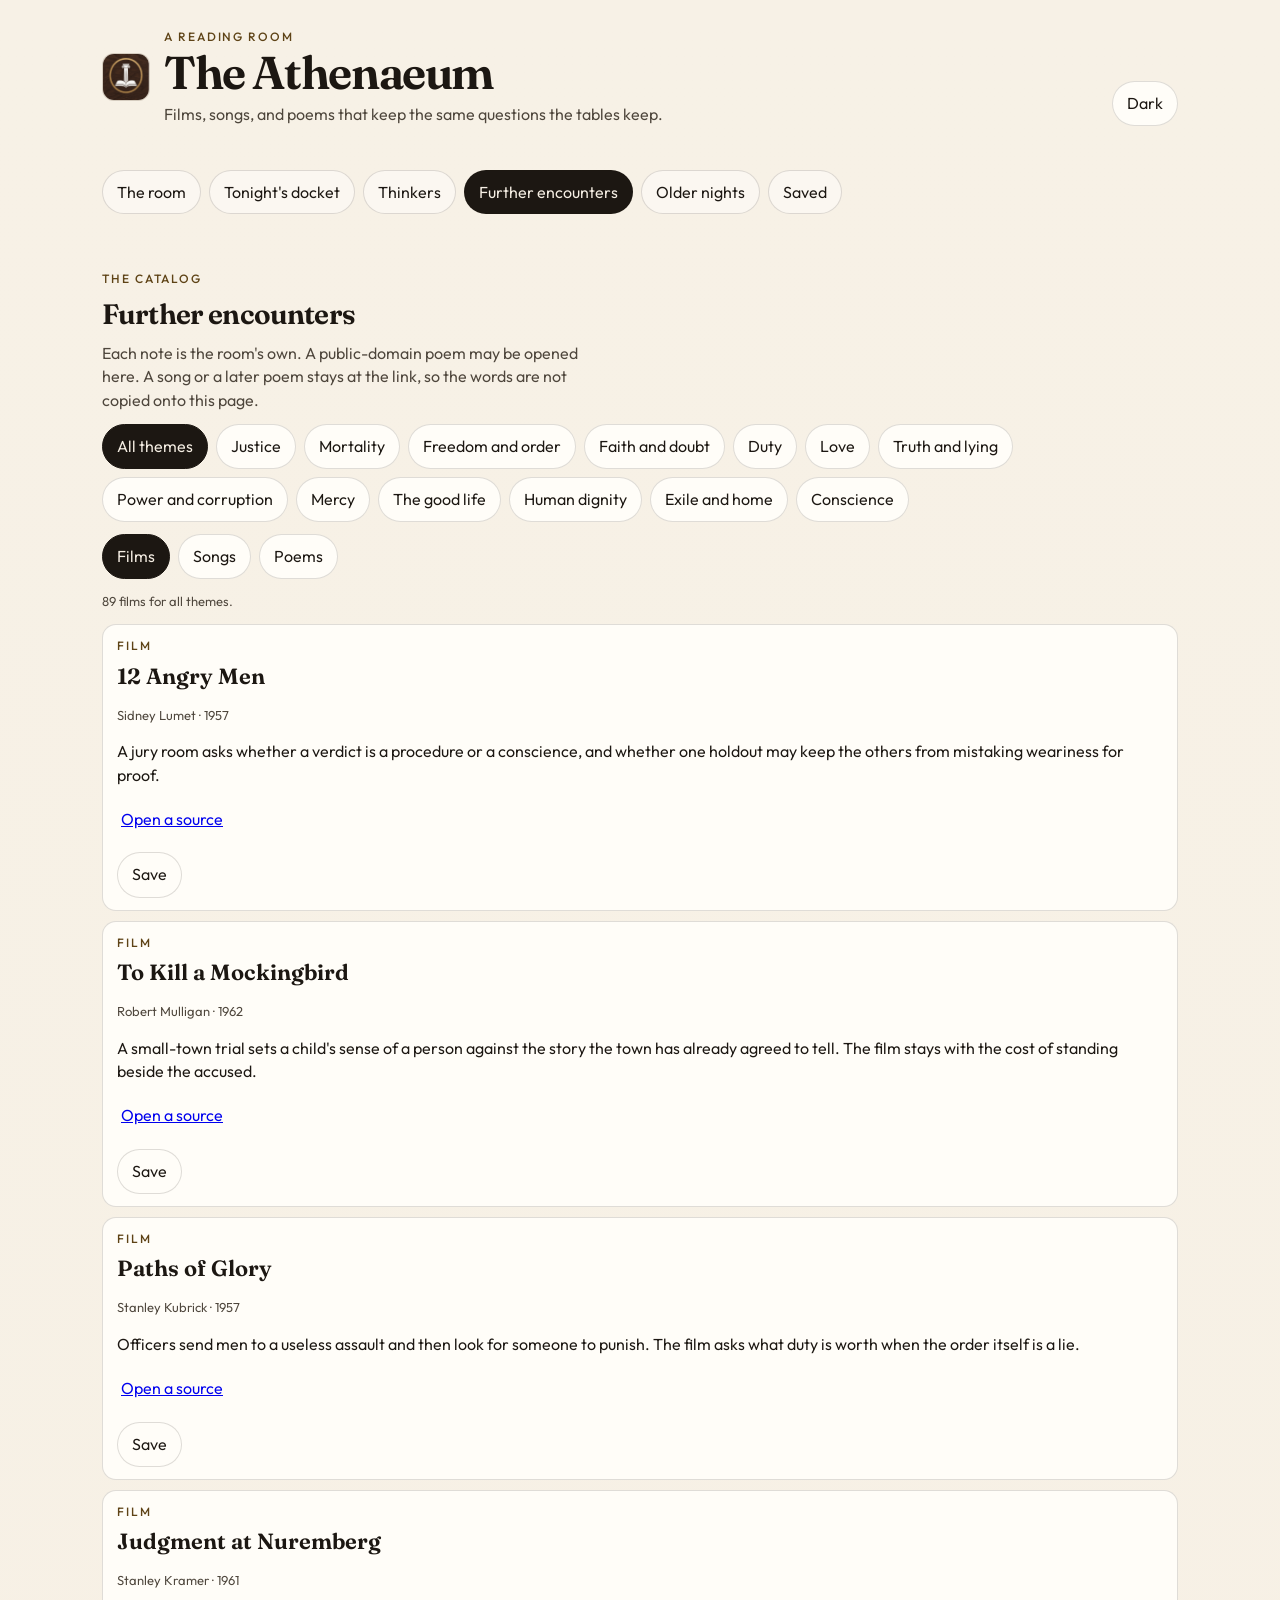
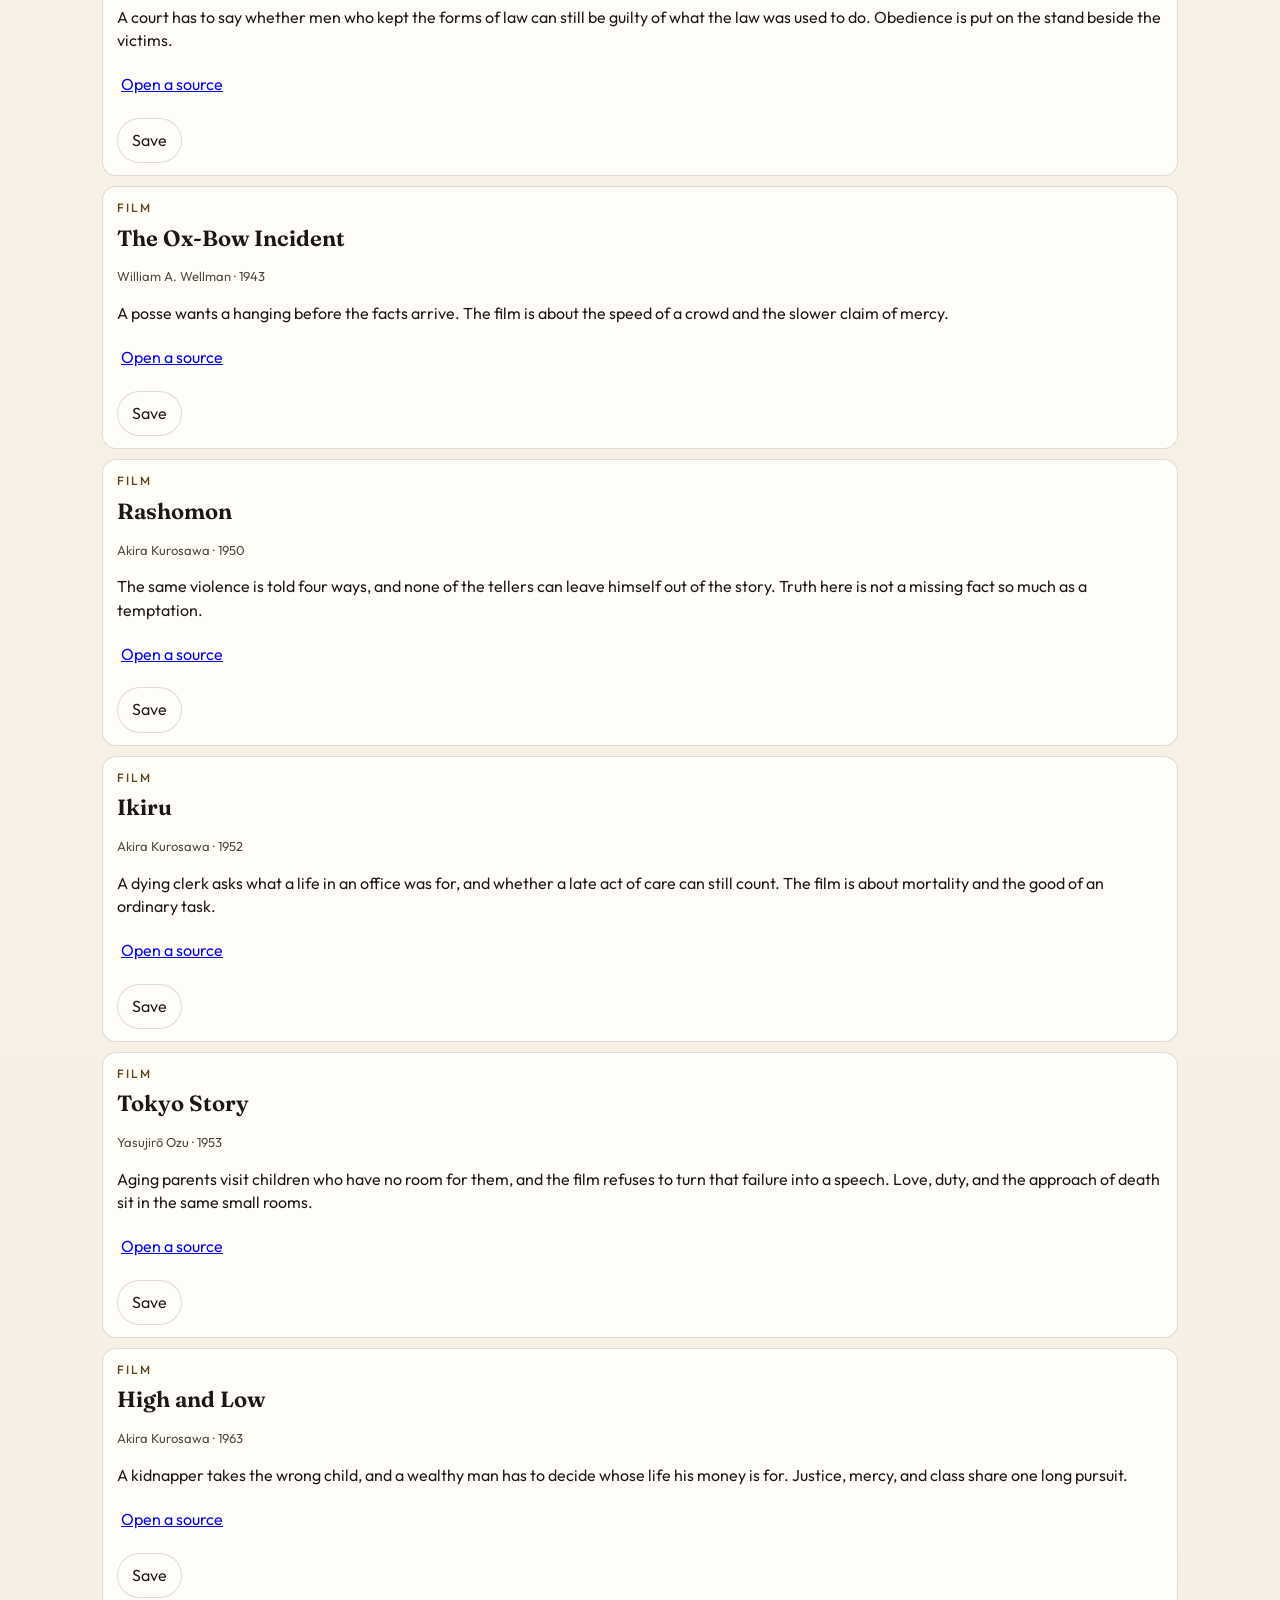
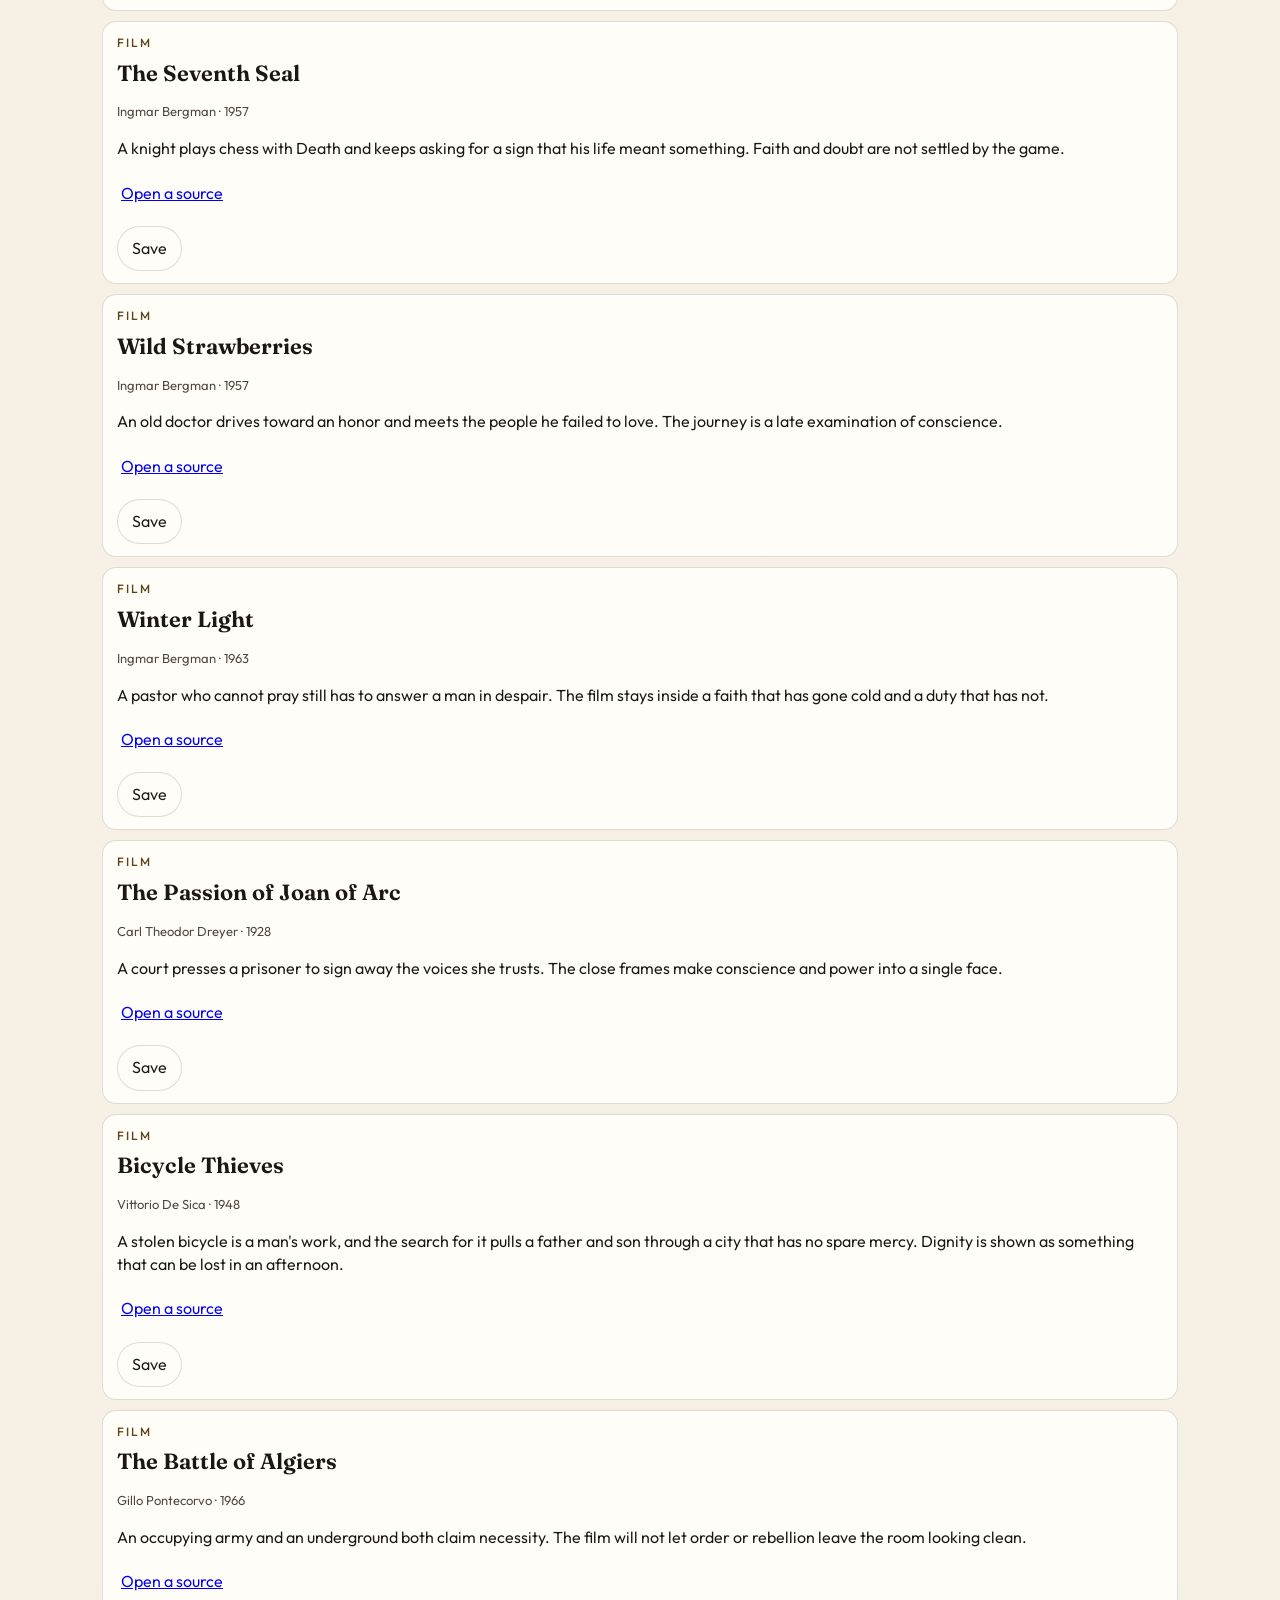
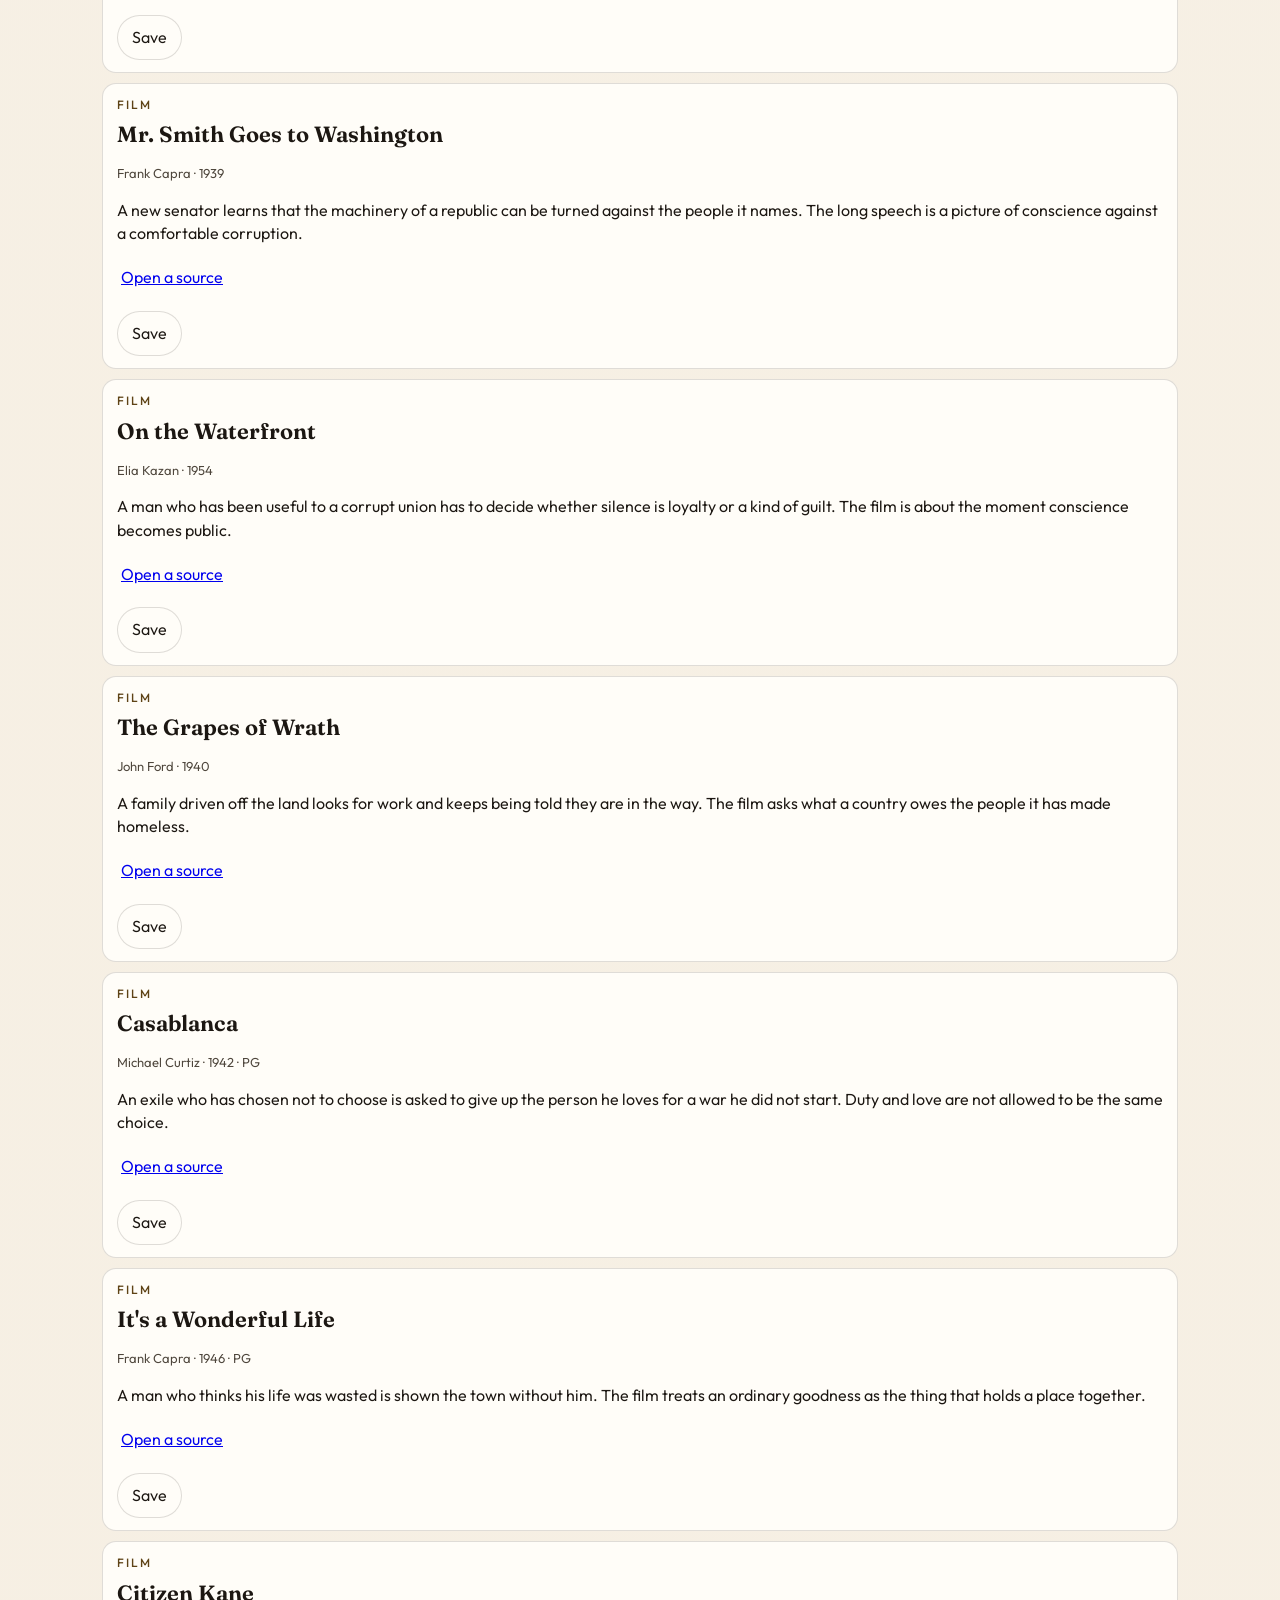
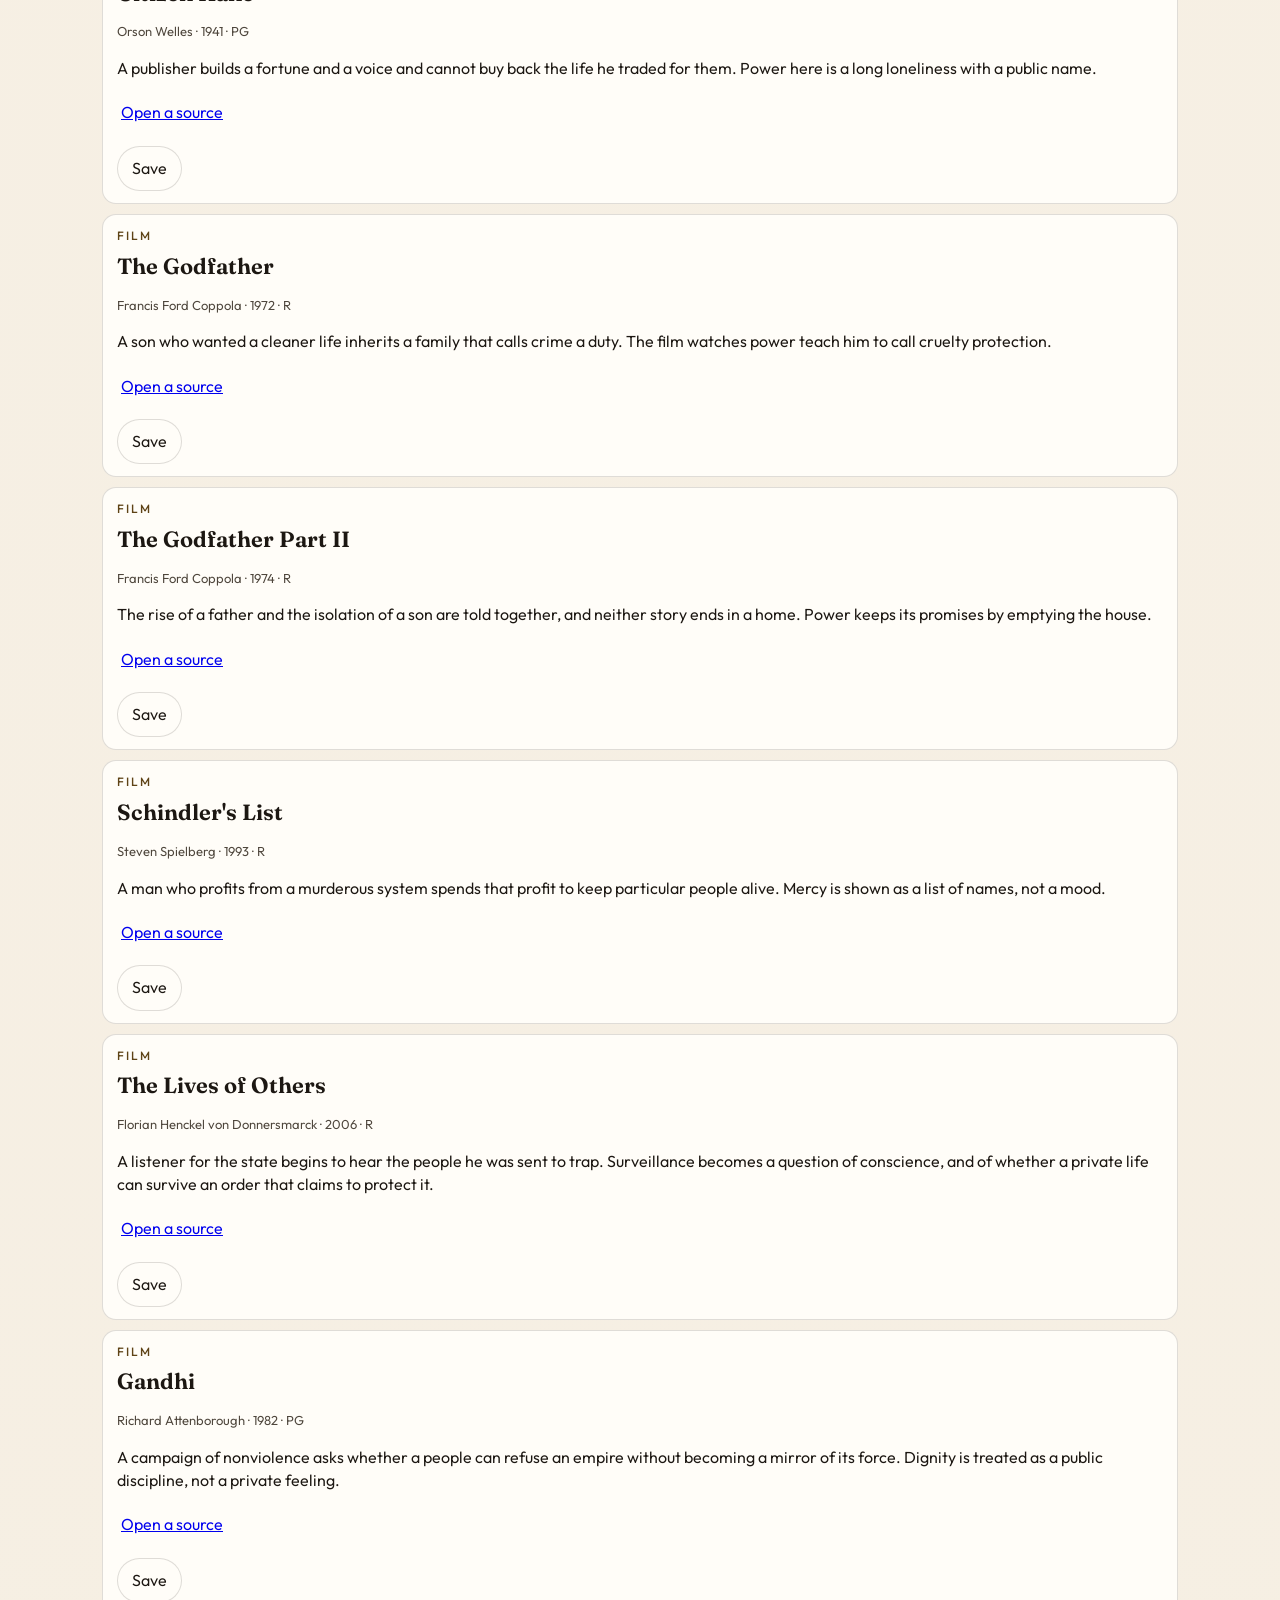
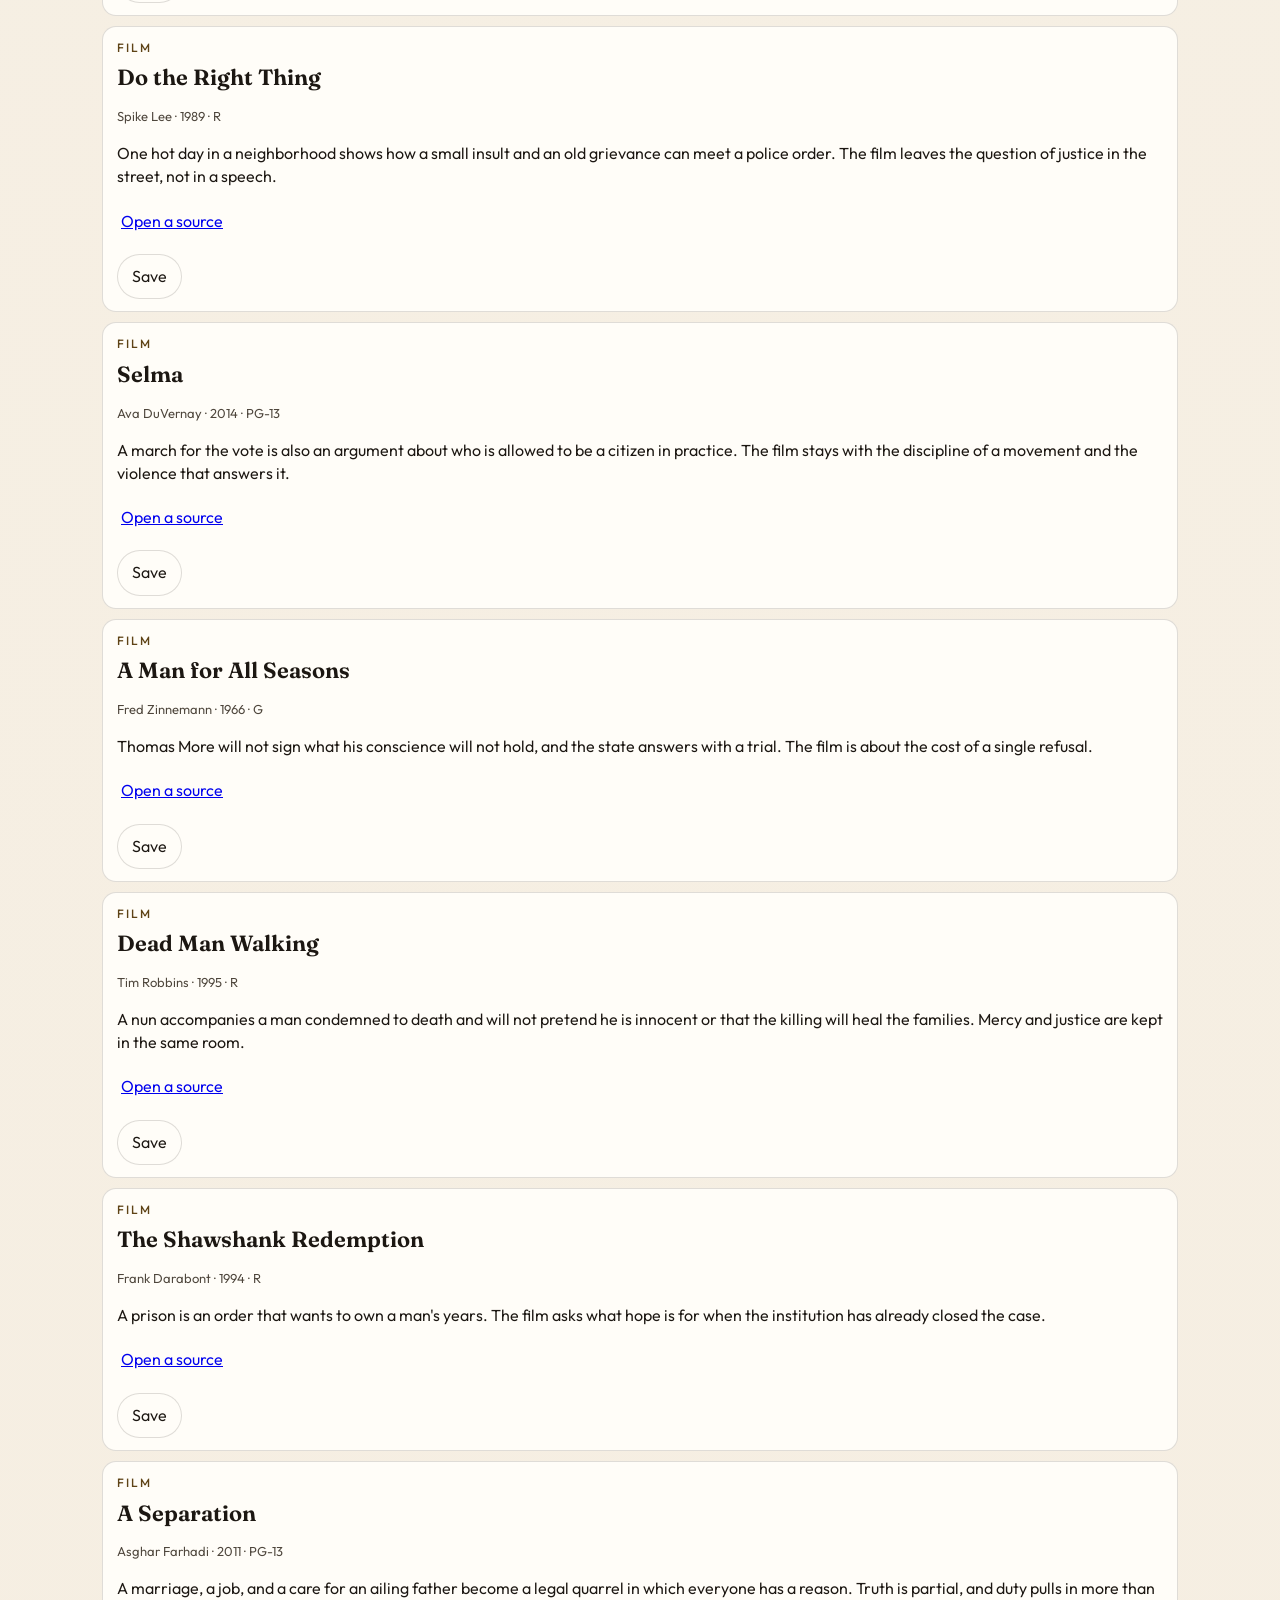
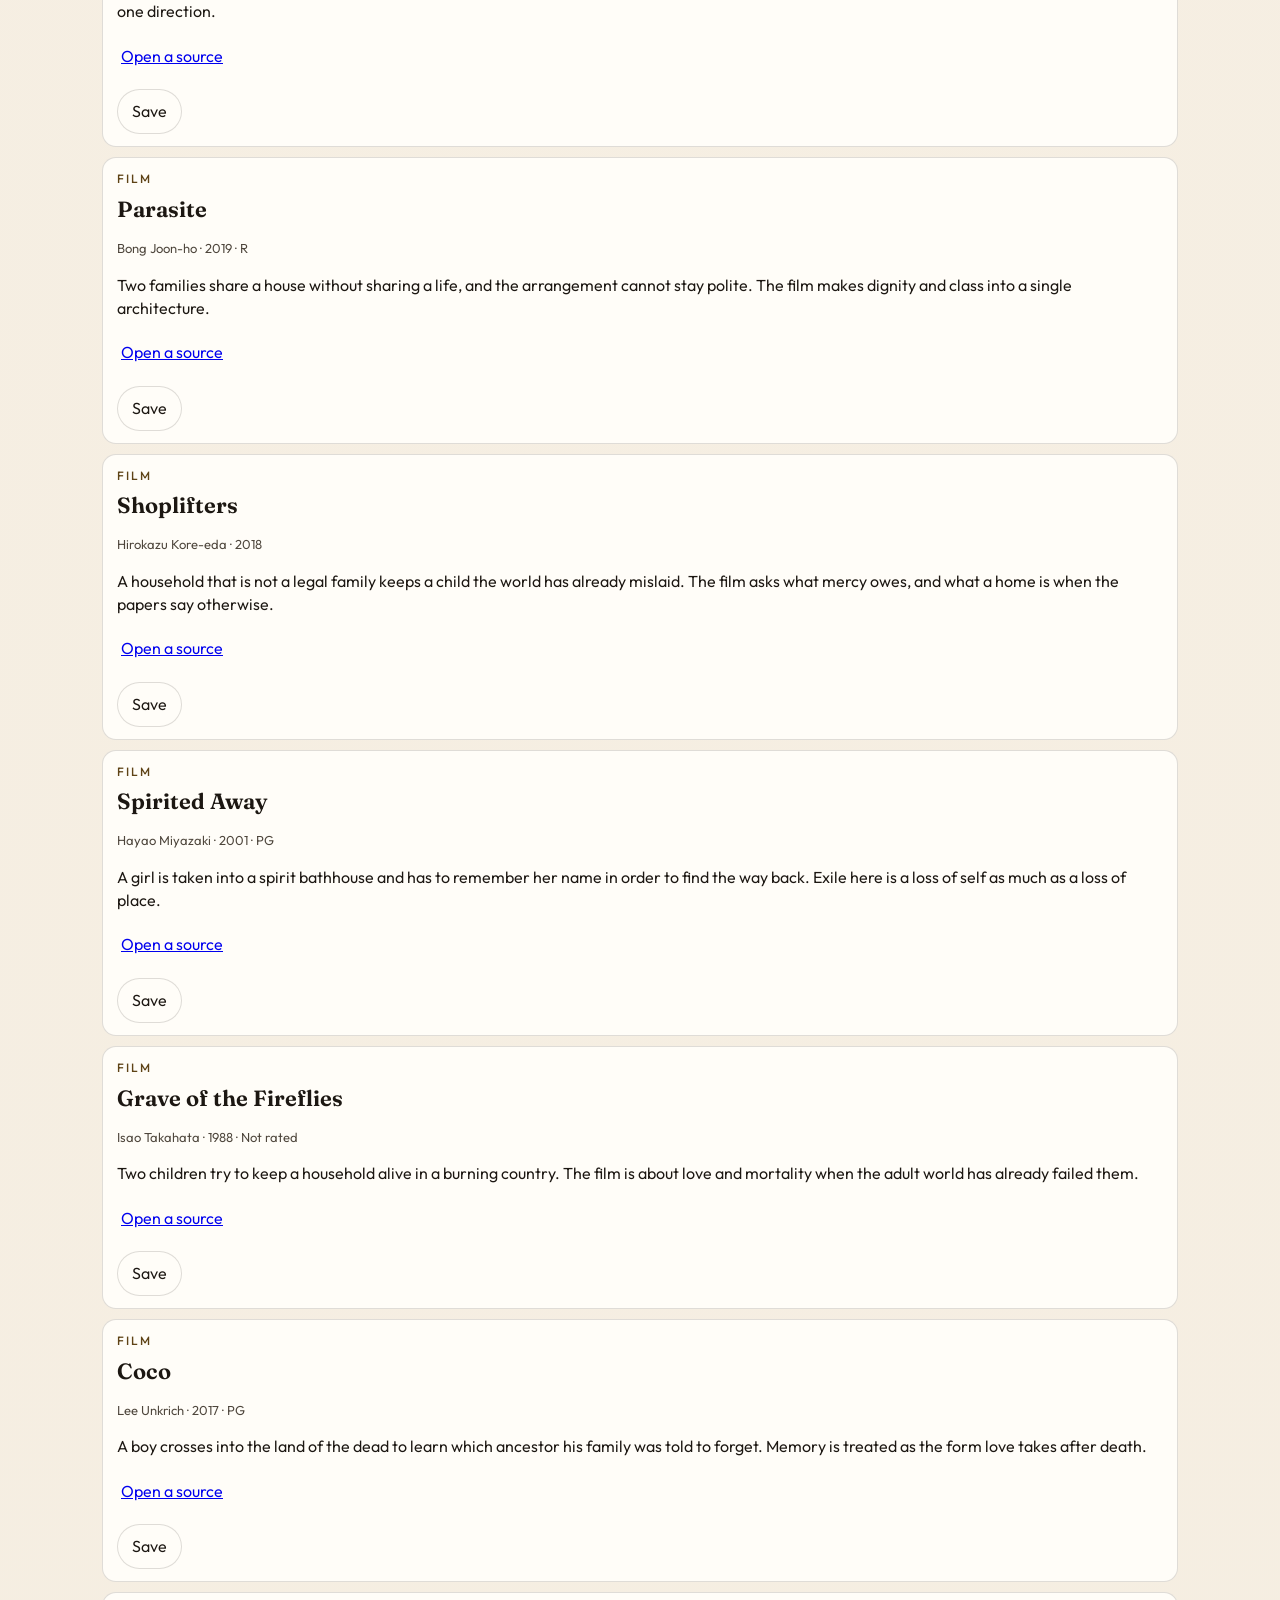
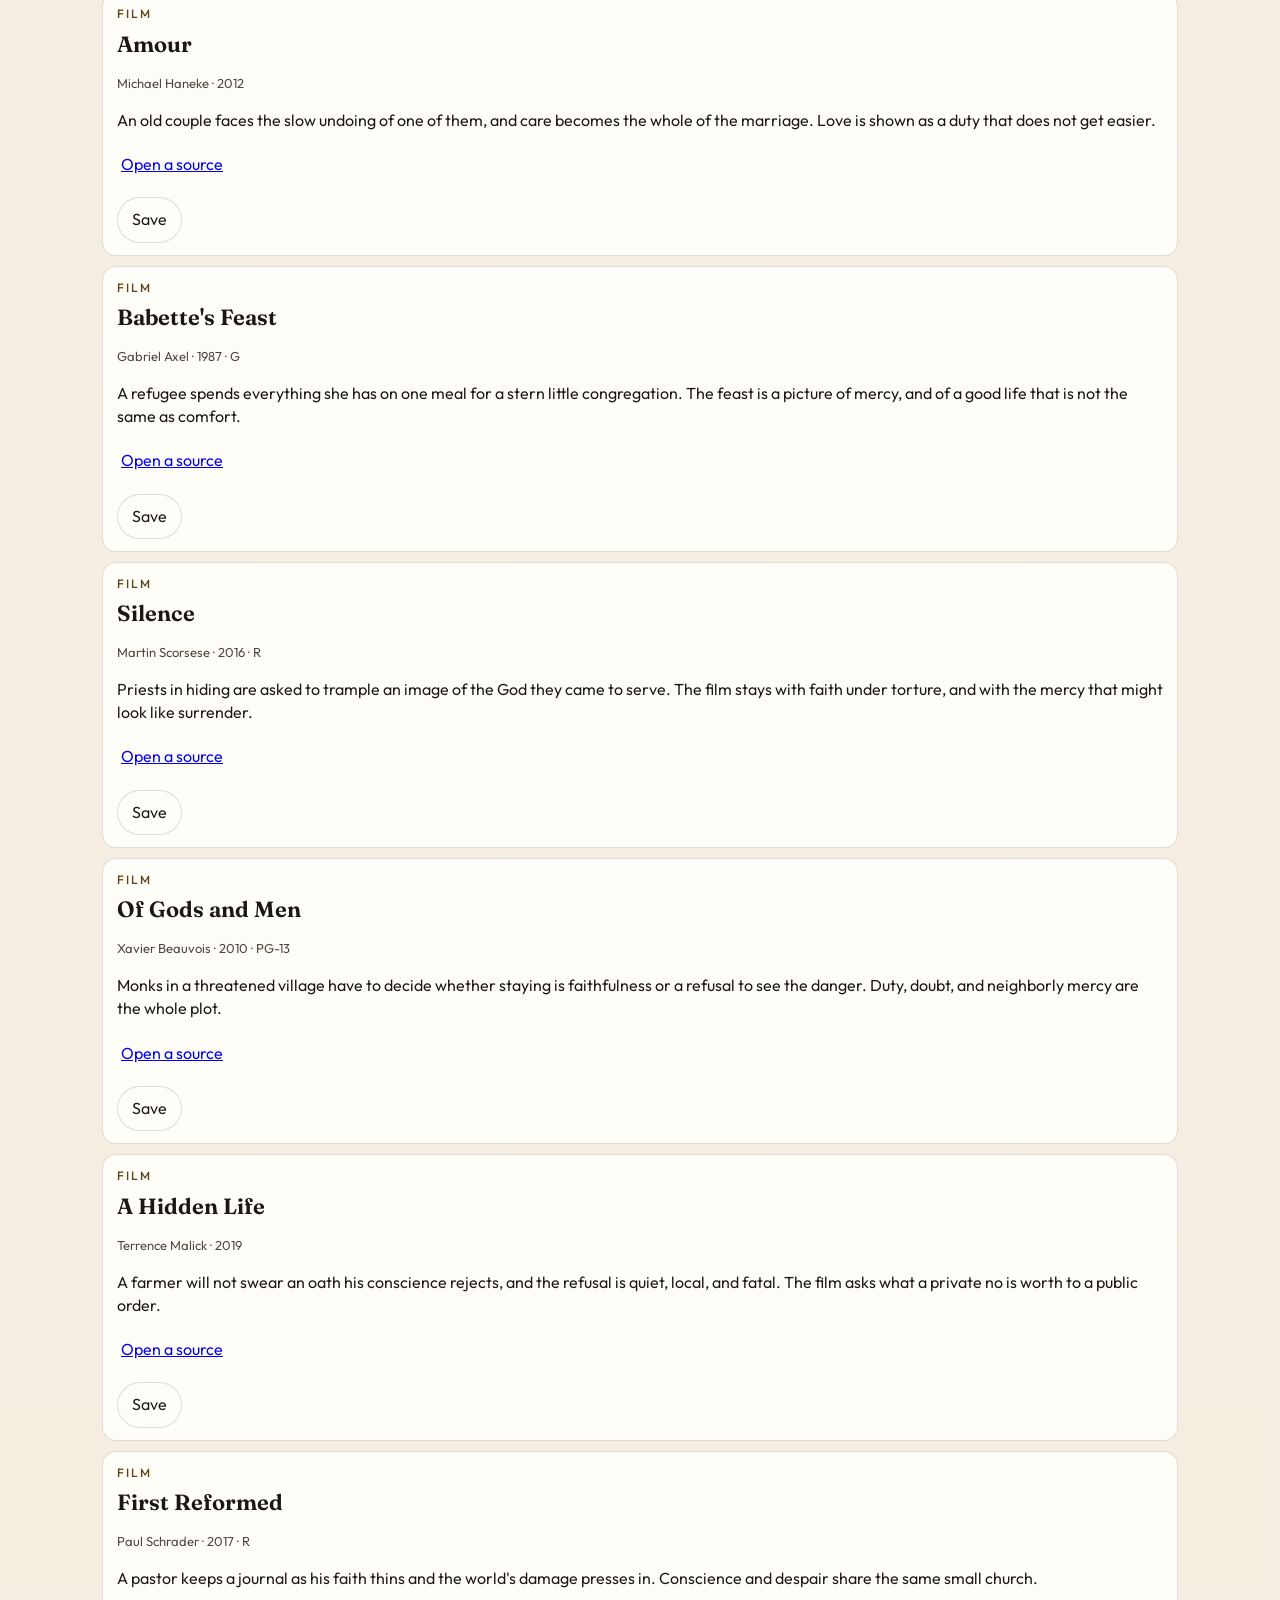
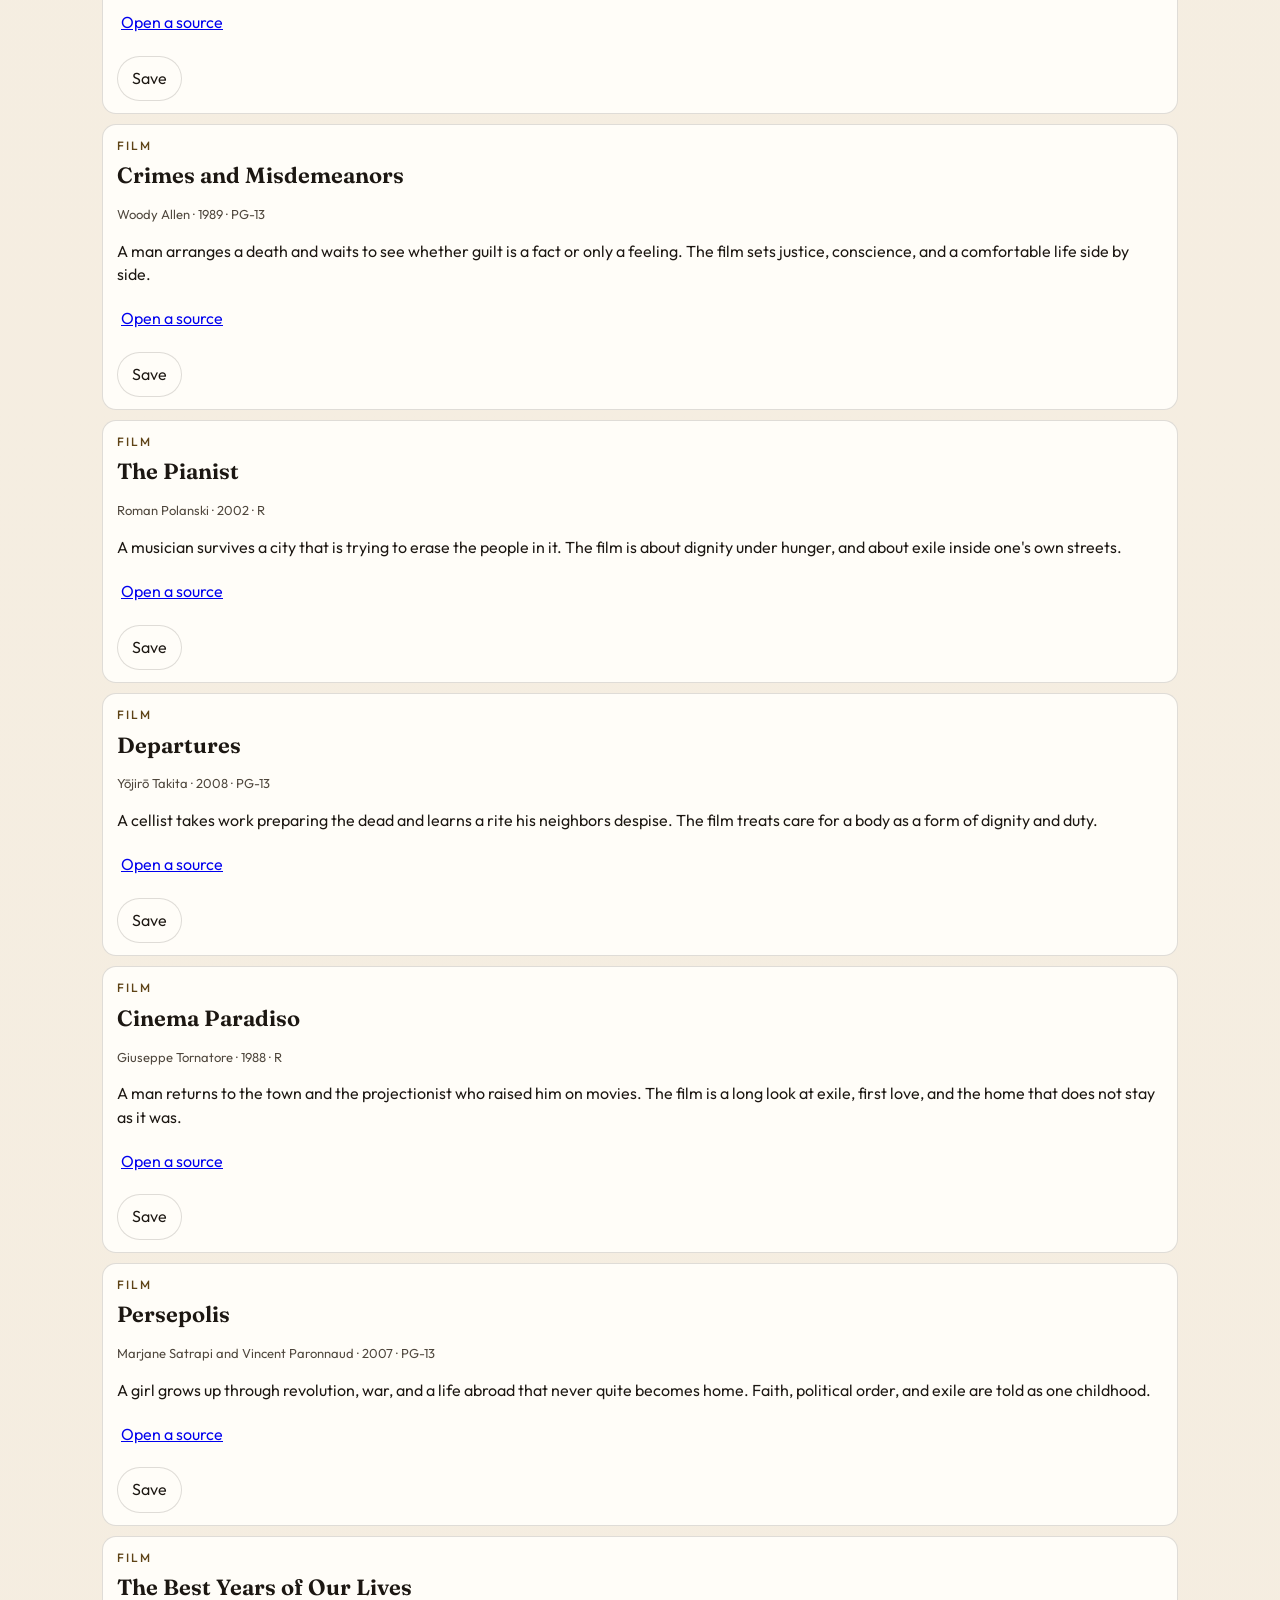
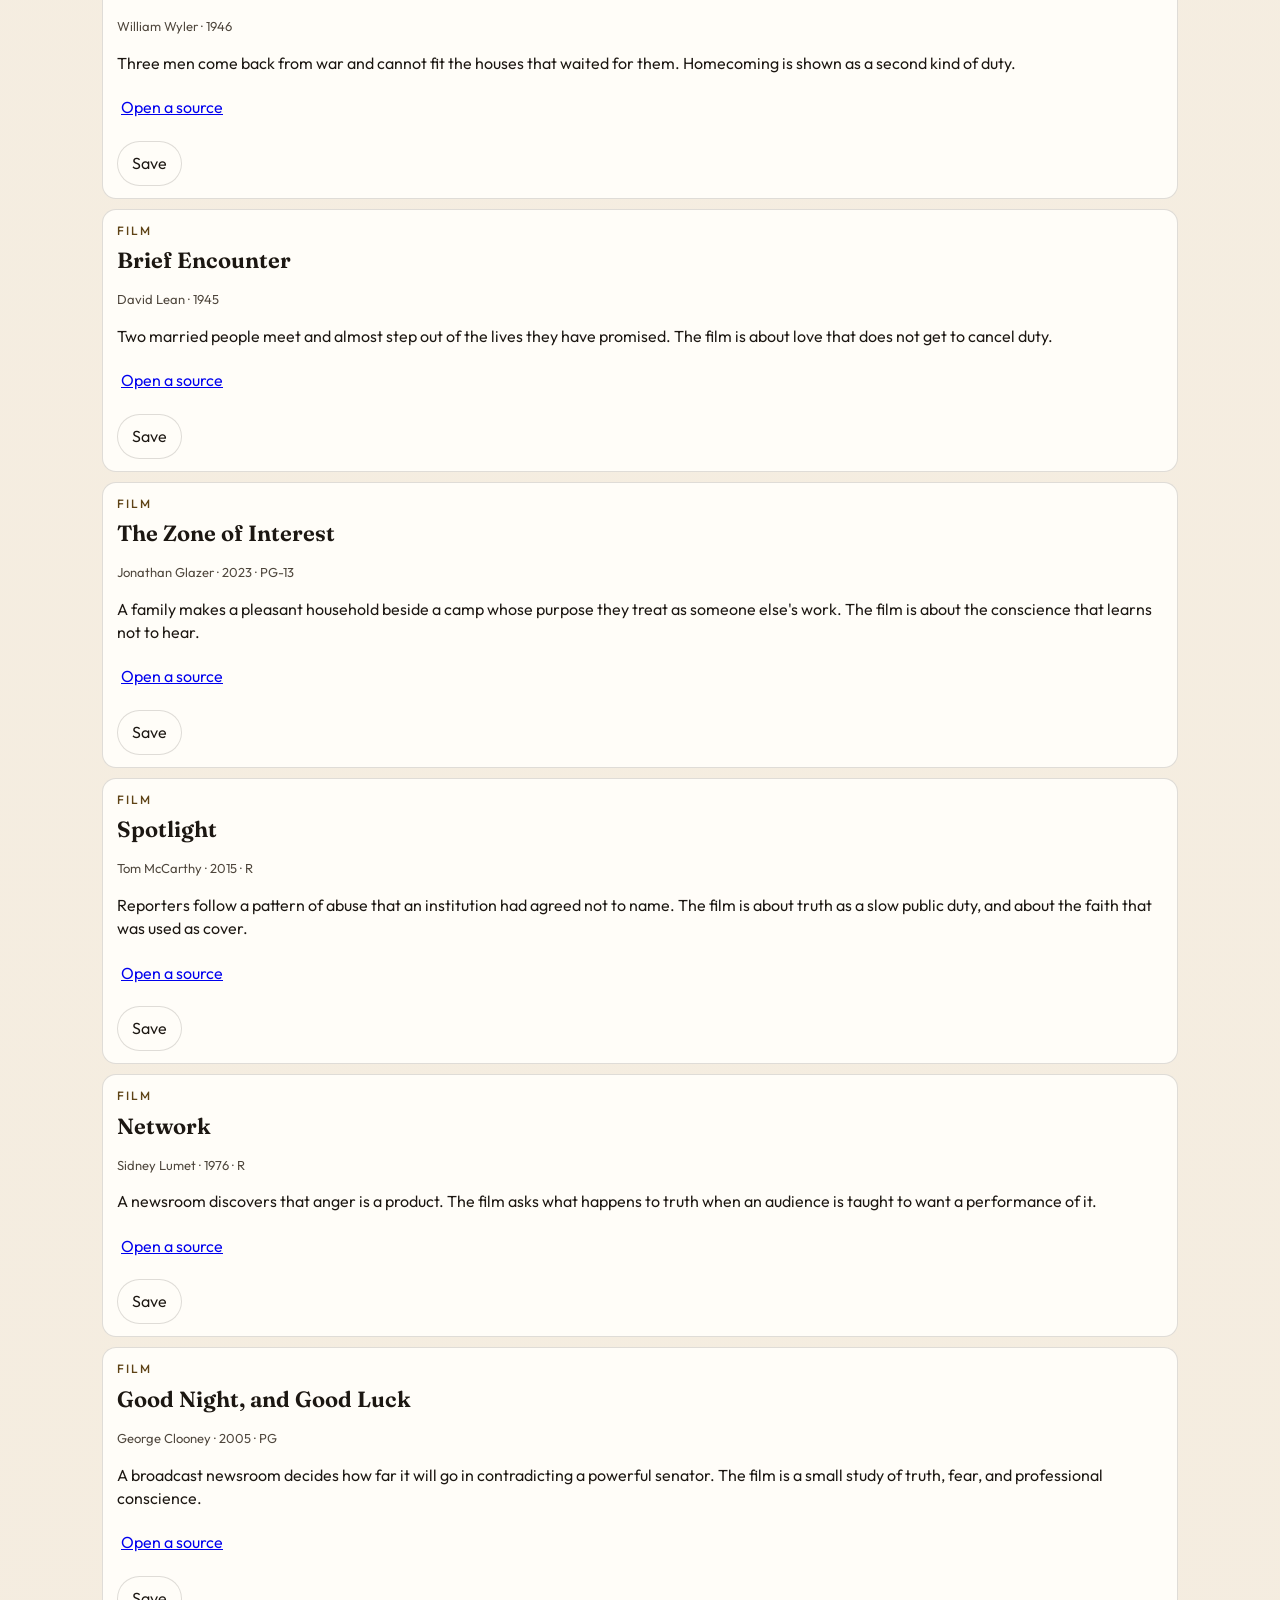
<file: encounters.html>
<!DOCTYPE html>
<html lang="en">
<head>
  <meta charset="utf-8" />
  <meta name="viewport" content="width=device-width, initial-scale=1" />
  <meta name="description" content="Further encounters: films, songs, and poems that take up the questions the Athenaeum keeps asking." />
  <meta name="theme-color" content="#1c1712" />
  <meta name="apple-mobile-web-app-capable" content="yes" />
  <meta name="apple-mobile-web-app-title" content="Athenaeum" />
  <title>Further encounters · The Athenaeum</title>
  <script>
    try {
      var t = localStorage.getItem("athenaeum.theme");
      if (!t && window.matchMedia && window.matchMedia("(prefers-color-scheme: dark)").matches) t = "dark";
      if (t === "dark") document.documentElement.dataset.theme = "dark";
    } catch (e) {}
  </script>
  <link rel="icon" href="favicon.png" />
  <link rel="apple-touch-icon" href="icon-192.png" />
  <link rel="preload" href="fonts/fraunces-latin.woff2" as="font" type="font/woff2" crossorigin />
  <link rel="preload" href="fonts/outfit-latin.woff2" as="font" type="font/woff2" crossorigin />
  <link rel="stylesheet" href="styles.css" />
</head>
<body>
  <header>
    <div class="brand">
      <img class="mark" src="images/mark.png" alt="" width="48" height="48" decoding="async" />
      <div>
        <p class="kicker">A reading room</p>
        <h1>The Athenaeum</h1>
        <p class="lede">Films, songs, and poems that keep the same questions the tables keep.</p>
      </div>
    </div>
    <div class="header-tools">
      <button type="button" id="theme" class="theme-btn" aria-pressed="false">Dark</button>
    </div>
    <nav class="site-nav" aria-label="Site">
      <a href="index.html">The room</a>
      <a href="docket.html">Tonight's docket</a>
      <a href="thinkers.html">Thinkers</a>
      <a href="encounters.html" aria-current="page">Further encounters</a>
      <a href="archive.html">Older nights</a>
      <a href="saved.html">Saved</a>
    </nav>
  </header>
  <main>
    <p class="kicker">The catalog</p>
    <h2>Further encounters</h2>
    <p class="lede">Each note is the room's own. A public-domain poem may be opened here. A song or a later poem stays at the link, so the words are not copied onto this page.</p>
    <div id="encounter-filters" class="encounter-filters"></div>
    <p id="encounter-status" class="hint" role="status">Loading the catalog.</p>
    <div id="encounter-results" class="encounter-browse" data-encounter-place="encounters.html"></div>
  </main>
  <footer>
    <p>Suggestions are real works, named with their makers and years. Nothing here is a quotation unless a public-domain poem is opened. Saving a suggestion keeps it in this browser, in Saved.</p>
  </footer>
  <script src="reader.js"></script>
  <script src="encounters.js"></script>
  <script src="encounters-ui.js"></script>
  <script src="encounters-page.js"></script>
</body>
</html>
</file>
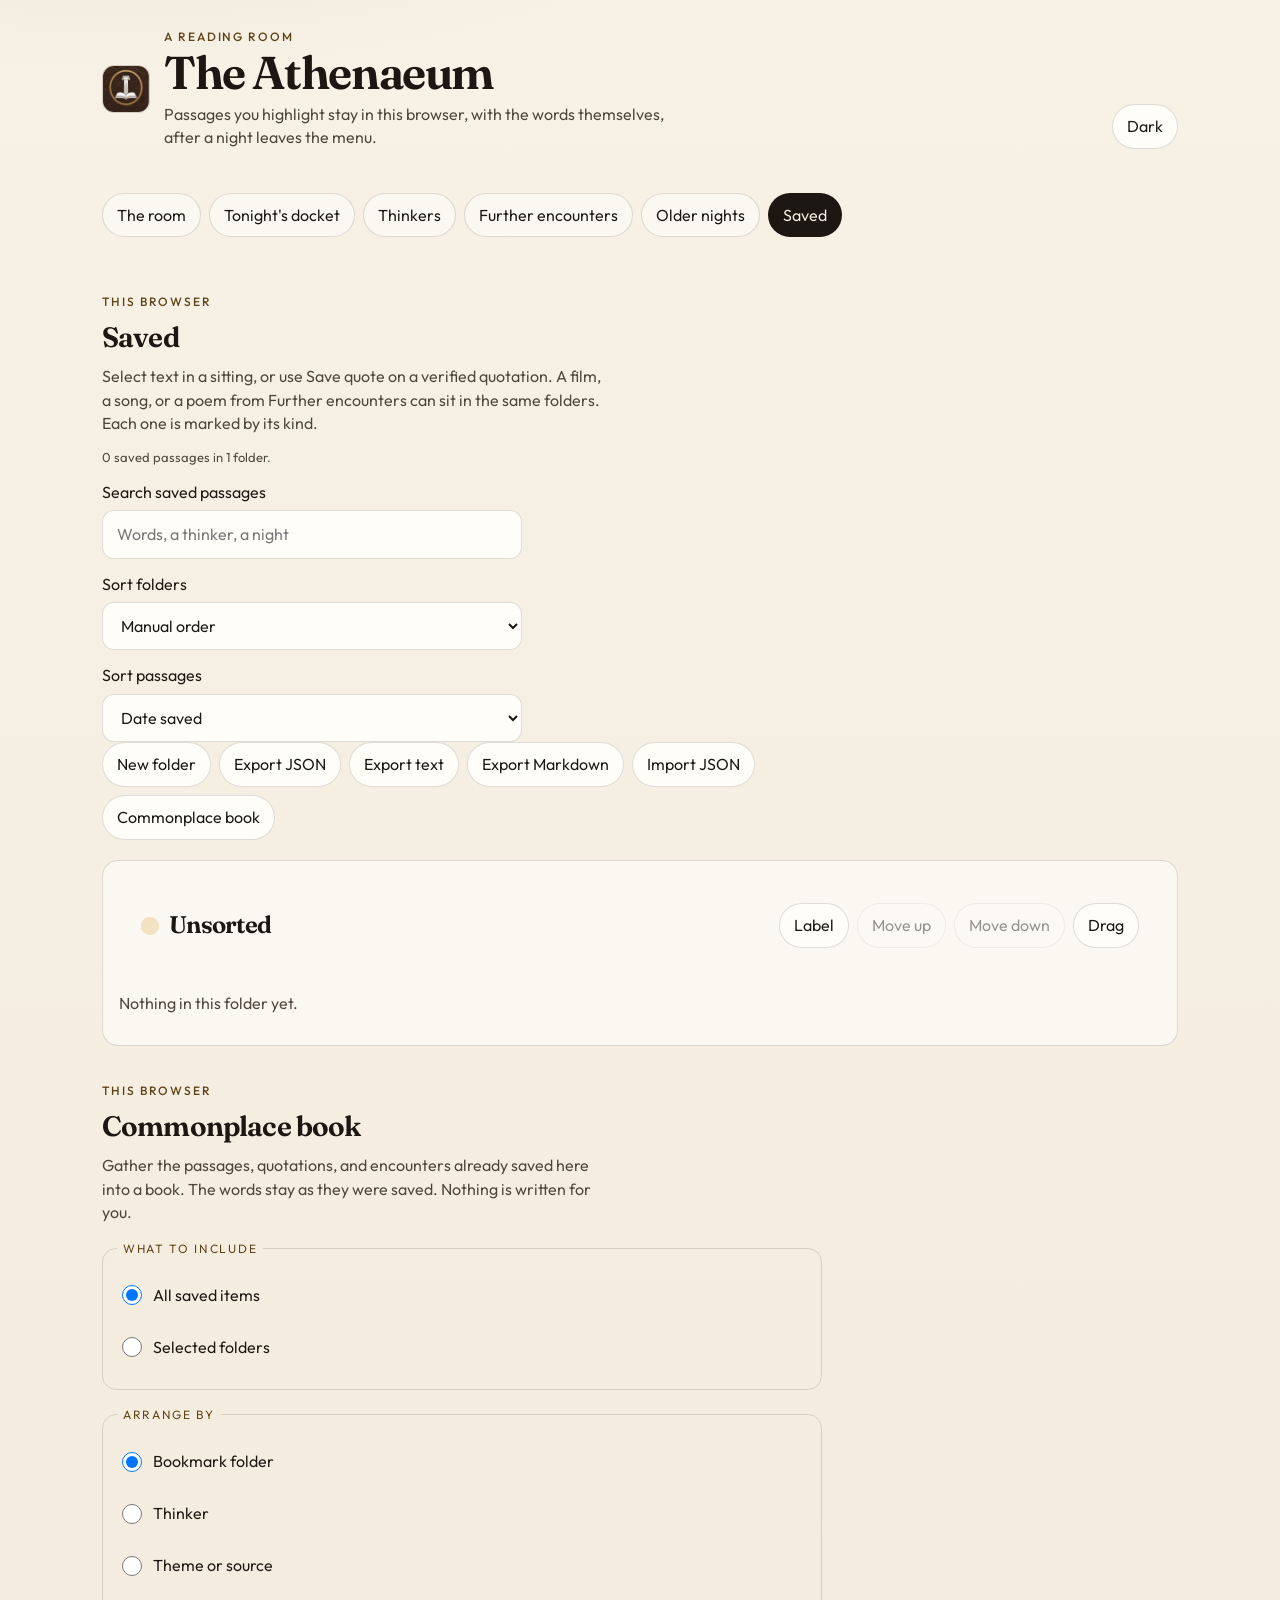
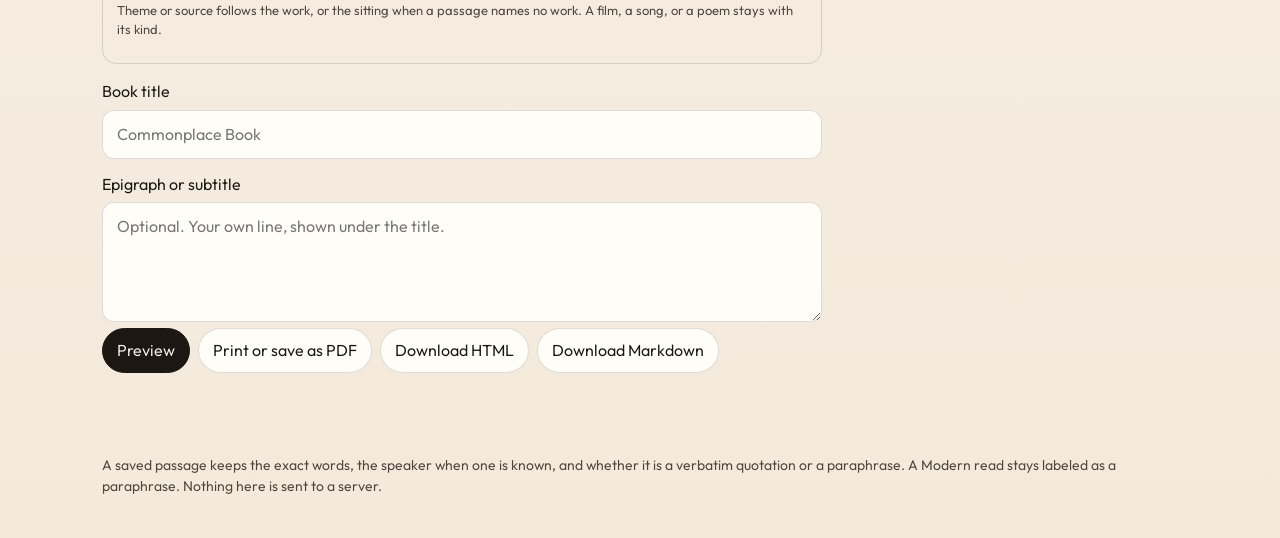
<file: saved.html>
<!DOCTYPE html>
<html lang="en">
<head>
  <meta charset="utf-8" />
  <meta name="viewport" content="width=device-width, initial-scale=1" />
  <meta name="description" content="Highlights and quotes saved in this browser, kept in folders you can sort, rename, export, and compile into a commonplace book." />
  <meta name="theme-color" content="#1c1712" />
  <meta name="apple-mobile-web-app-capable" content="yes" />
  <meta name="apple-mobile-web-app-title" content="Athenaeum" />
  <title>Saved · The Athenaeum</title>
  <script>
    try {
      var t = localStorage.getItem("athenaeum.theme");
      if (!t && window.matchMedia && window.matchMedia("(prefers-color-scheme: dark)").matches) t = "dark";
      if (t === "dark") document.documentElement.dataset.theme = "dark";
    } catch (e) {}
  </script>
  <link rel="icon" href="favicon.png" />
  <link rel="apple-touch-icon" href="icon-192.png" />
  <link rel="preload" href="fonts/fraunces-latin.woff2" as="font" type="font/woff2" crossorigin />
  <link rel="preload" href="fonts/outfit-latin.woff2" as="font" type="font/woff2" crossorigin />
  <link rel="stylesheet" href="styles.css" />
</head>
<body>
  <header>
    <div class="brand">
      <img class="mark" src="images/mark.png" alt="" width="48" height="48" decoding="async" />
      <div>
        <p class="kicker">A reading room</p>
        <h1>The Athenaeum</h1>
        <p class="lede">Passages you highlight stay in this browser, with the words themselves, after a night leaves the menu.</p>
      </div>
    </div>
    <div class="header-tools">
      <button type="button" id="theme" class="theme-btn" aria-pressed="false">Dark</button>
    </div>
    <nav class="site-nav" aria-label="Site">
      <a href="index.html">The room</a>
      <a href="docket.html">Tonight's docket</a>
      <a href="thinkers.html">Thinkers</a>
      <a href="encounters.html">Further encounters</a>
      <a href="archive.html">Older nights</a>
      <a href="saved.html" aria-current="page">Saved</a>
    </nav>
  </header>
  <main>
    <div class="saved-intro">
      <p class="kicker">This browser</p>
      <h2>Saved</h2>
      <p class="lede">Select text in a sitting, or use Save quote on a verified quotation. A film, a song, or a poem from Further encounters can sit in the same folders. Each one is marked by its kind.</p>
    </div>
    <p id="reader-status" class="hint" role="status"></p>
    <div class="reader-tools">
      <label class="field" for="reader-search">Search saved passages</label>
      <input id="reader-search" type="search" placeholder="Words, a thinker, a night" autocomplete="off" />
      <label class="field" for="reader-sort-folders">Sort folders</label>
      <select id="reader-sort-folders"></select>
      <label class="field" for="reader-sort-items">Sort passages</label>
      <select id="reader-sort-items"></select>
      <div class="row-btns">
        <button type="button" id="reader-new-folder">New folder</button>
        <button type="button" id="reader-export-json">Export JSON</button>
        <button type="button" id="reader-export-text">Export text</button>
        <button type="button" id="reader-export-md">Export Markdown</button>
        <button type="button" id="reader-import">Import JSON</button>
        <button type="button" id="reader-commonplace">Commonplace book</button>
      </div>
      <input id="reader-import-file" type="file" accept="application/json,.json" hidden />
    </div>
    <div id="reader-library" class="reader-library"></div>
    <section class="commonplace" id="commonplace" aria-labelledby="commonplace-heading">
      <form id="commonplace-form" class="commonplace-controls" action="#">
        <p class="kicker">This browser</p>
        <h2 id="commonplace-heading">Commonplace book</h2>
        <p class="lede">Gather the passages, quotations, and encounters already saved here into a book. The words stay as they were saved. Nothing is written for you.</p>
        <fieldset>
          <legend>What to include</legend>
          <label class="check"><input type="radio" name="commonplace-scope" value="all" checked /> All saved items</label>
          <label class="check"><input type="radio" name="commonplace-scope" value="folders" /> Selected folders</label>
          <div id="commonplace-folders" class="commonplace-folders" hidden></div>
        </fieldset>
        <fieldset>
          <legend>Arrange by</legend>
          <label class="check"><input type="radio" name="commonplace-group" value="folder" checked /> Bookmark folder</label>
          <label class="check"><input type="radio" name="commonplace-group" value="thinker" /> Thinker</label>
          <label class="check"><input type="radio" name="commonplace-group" value="source" /> Theme or source</label>
          <p class="hint" id="commonplace-group-hint">Theme or source follows the work, or the sitting when a passage names no work. A film, a song, or a poem stays with its kind.</p>
        </fieldset>
        <label class="field" for="commonplace-title">Book title</label>
        <input id="commonplace-title" type="text" maxlength="120" autocomplete="off" placeholder="Commonplace Book" />
        <label class="field" for="commonplace-epigraph">Epigraph or subtitle</label>
        <textarea id="commonplace-epigraph" maxlength="500" placeholder="Optional. Your own line, shown under the title."></textarea>
        <div class="row-btns">
          <button type="submit" class="solid" id="commonplace-preview">Preview</button>
          <button type="button" id="commonplace-print">Print or save as PDF</button>
          <button type="button" id="commonplace-html">Download HTML</button>
          <button type="button" id="commonplace-md">Download Markdown</button>
        </div>
      </form>
      <div id="commonplace-preview-host" class="commonplace-preview" hidden aria-label="Commonplace book preview"></div>
    </section>
  </main>
  <footer>
    <p>A saved passage keeps the exact words, the speaker when one is known, and whether it is a verbatim quotation or a paraphrase. A Modern read stays labeled as a paraphrase. Nothing here is sent to a server.</p>
  </footer>
  <script src="reader.js"></script>
  <script src="reader-page.js"></script>
</body>
</html>
</file>
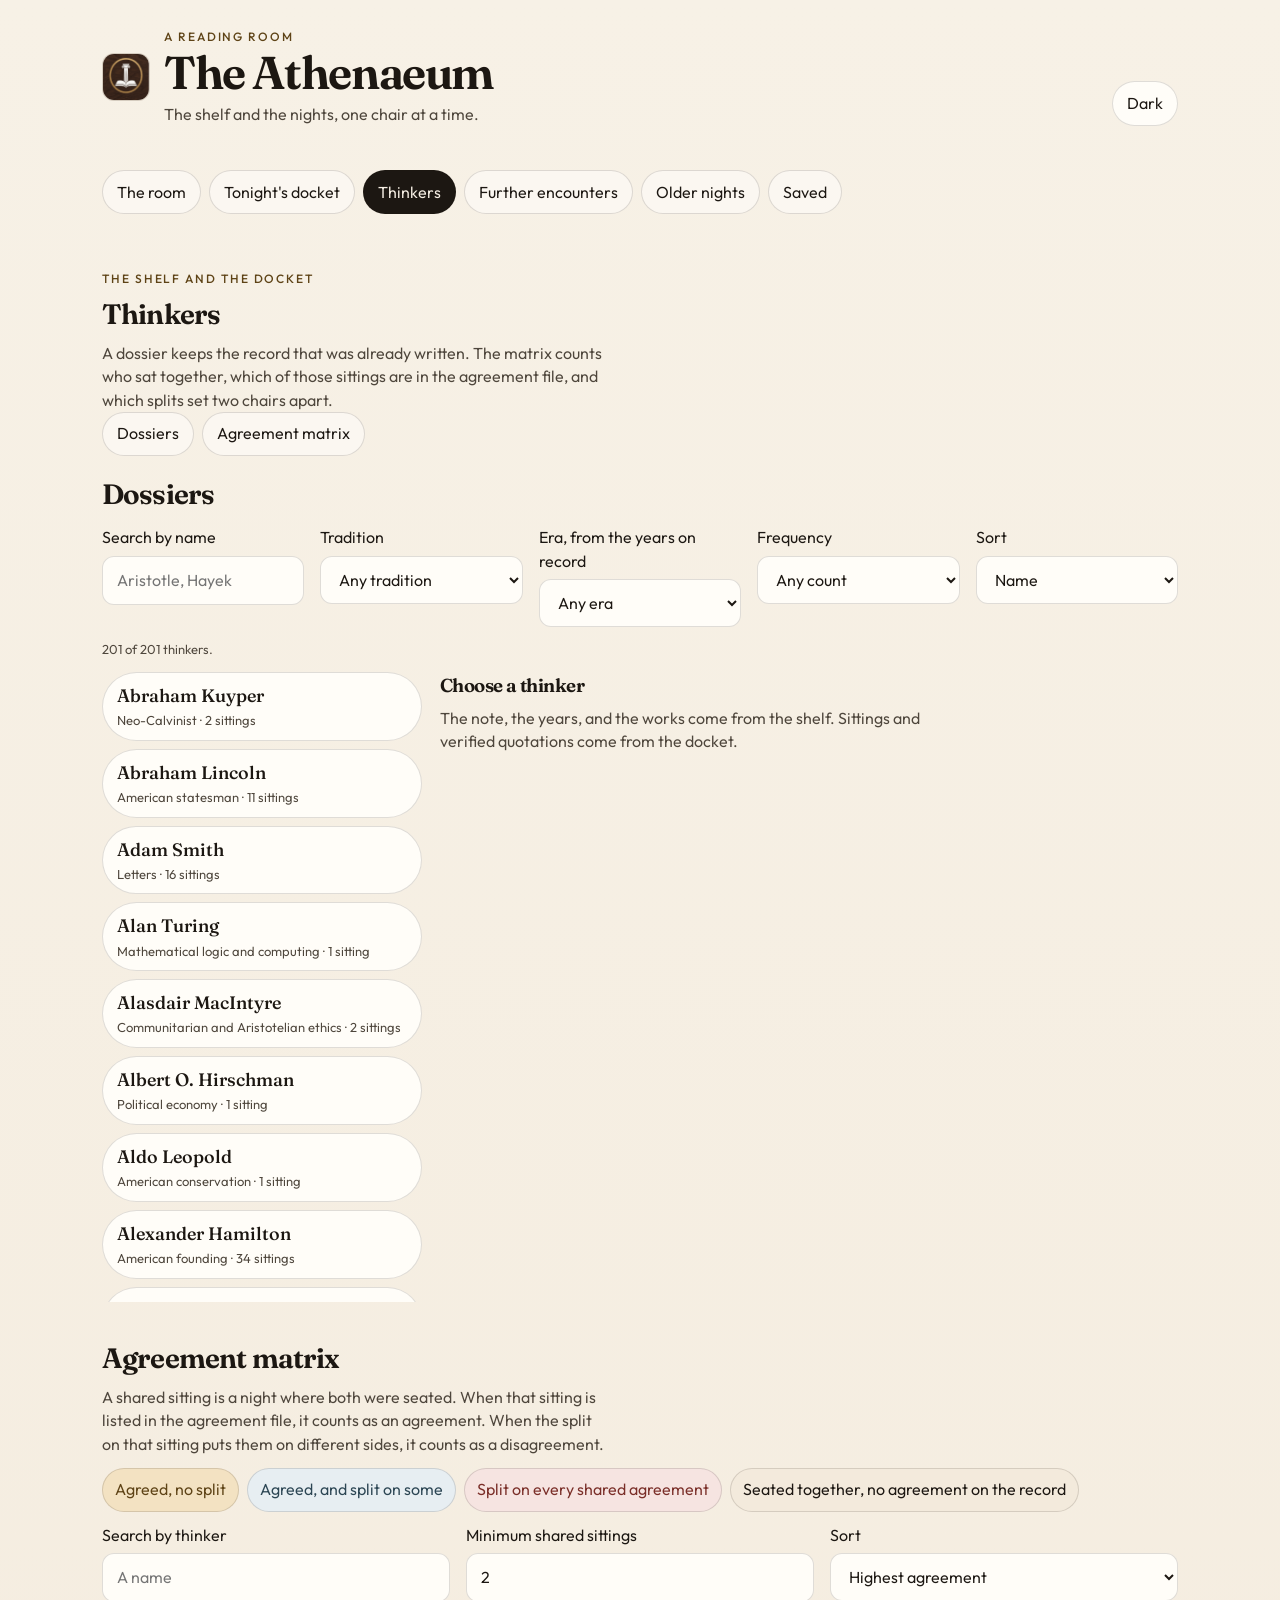
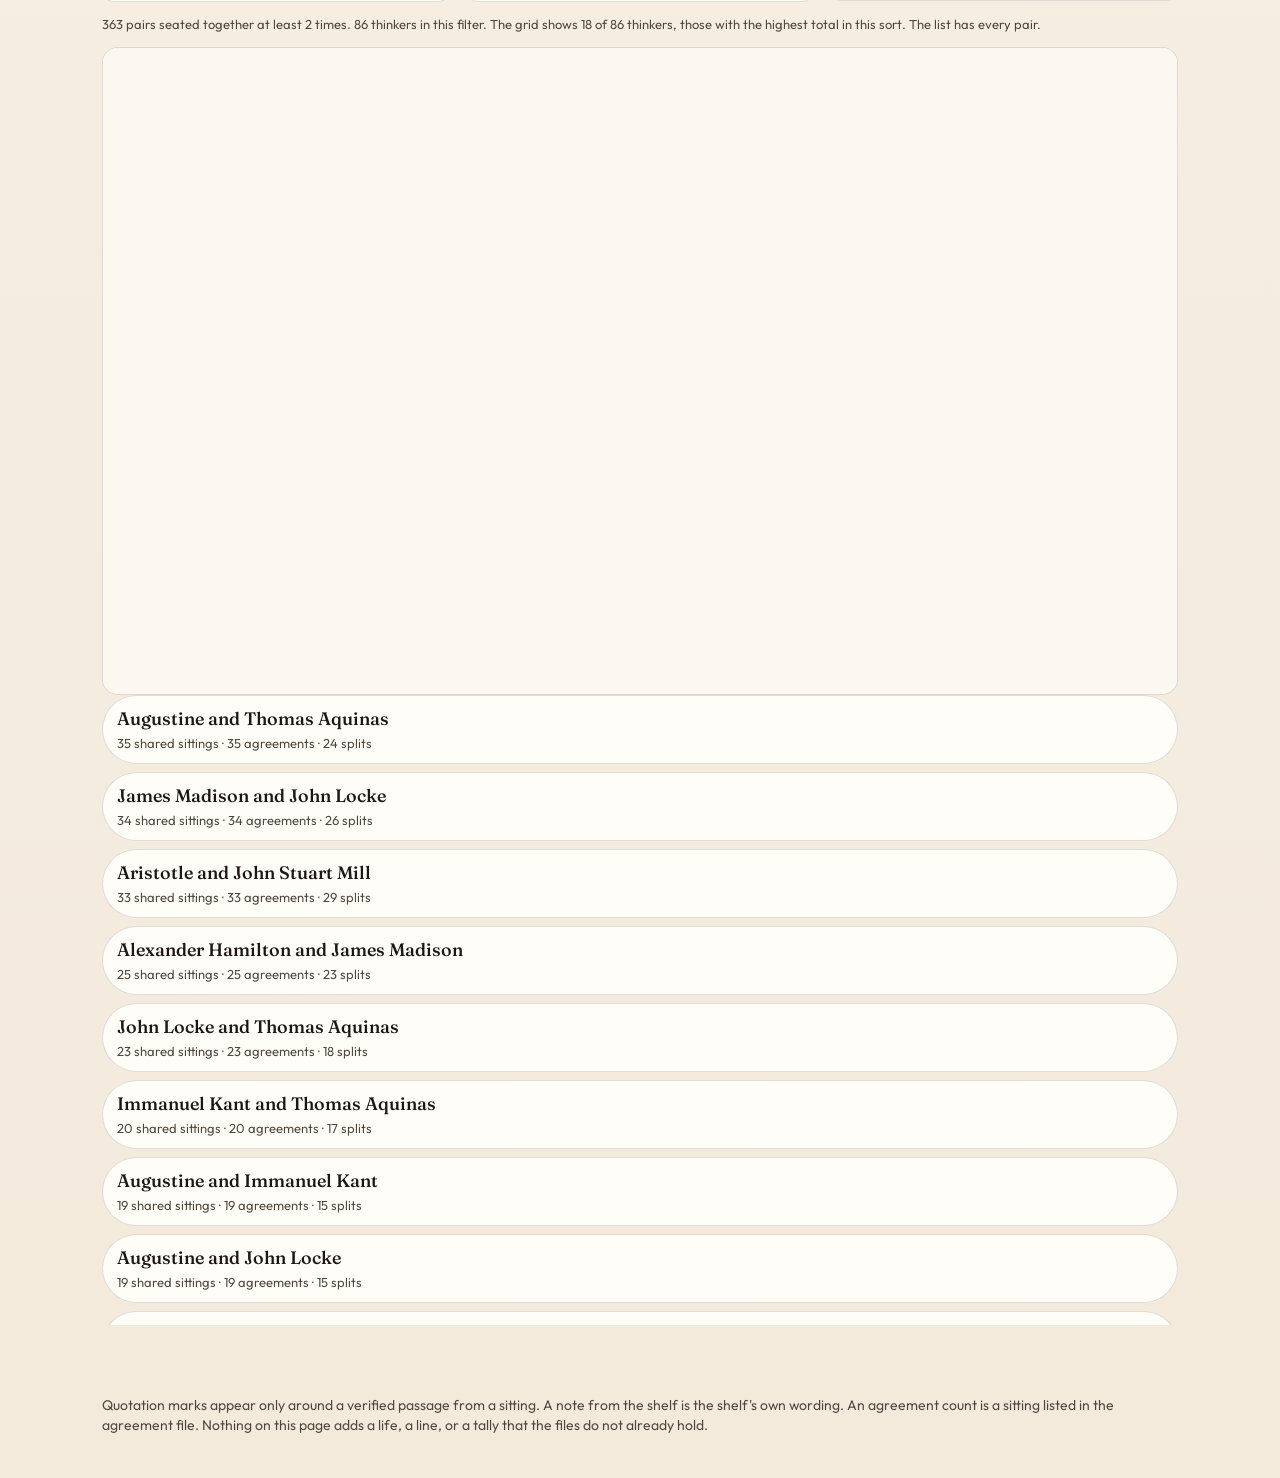
<file: thinkers.html>
<!DOCTYPE html>
<html lang="en">
<head>
  <meta charset="utf-8" />
  <meta name="viewport" content="width=device-width, initial-scale=1" />
  <meta name="description" content="Thinker dossiers and the agreement matrix: who sat, what was verified, and where the docket records an agreement or a split." />
  <meta name="theme-color" content="#1c1712" />
  <meta name="apple-mobile-web-app-capable" content="yes" />
  <meta name="apple-mobile-web-app-title" content="Athenaeum" />
  <title>Thinkers · The Athenaeum</title>
  <script>
    try {
      var t = localStorage.getItem("athenaeum.theme");
      if (!t && window.matchMedia && window.matchMedia("(prefers-color-scheme: dark)").matches) t = "dark";
      if (t === "dark") document.documentElement.dataset.theme = "dark";
    } catch (e) {}
  </script>
  <link rel="icon" href="favicon.png" />
  <link rel="apple-touch-icon" href="icon-192.png" />
  <link rel="preload" href="fonts/fraunces-latin.woff2" as="font" type="font/woff2" crossorigin />
  <link rel="preload" href="fonts/outfit-latin.woff2" as="font" type="font/woff2" crossorigin />
  <link rel="stylesheet" href="styles.css" />
</head>
<body>
  <header>
    <div class="brand">
      <img class="mark" src="images/mark.png" alt="" width="48" height="48" decoding="async" />
      <div>
        <p class="kicker">A reading room</p>
        <h1>The Athenaeum</h1>
        <p class="lede">The shelf and the nights, one chair at a time.</p>
      </div>
    </div>
    <div class="header-tools">
      <button type="button" id="theme" class="theme-btn" aria-pressed="false">Dark</button>
    </div>
    <nav class="site-nav" aria-label="Site">
      <a href="index.html">The room</a>
      <a href="docket.html">Tonight's docket</a>
      <a href="thinkers.html" aria-current="page">Thinkers</a>
      <a href="encounters.html">Further encounters</a>
      <a href="archive.html">Older nights</a>
      <a href="saved.html">Saved</a>
    </nav>
  </header>
  <main id="thinkers-main" aria-busy="true">
    <p class="kicker">The shelf and the docket</p>
    <h2>Thinkers</h2>
    <p class="lede">A dossier keeps the record that was already written. The matrix counts who sat together, which of those sittings are in the agreement file, and which splits set two chairs apart.</p>
    <nav class="docket-jumps" aria-label="On this page">
      <a href="#dossiers">Dossiers</a>
      <a href="#matrix">Agreement matrix</a>
    </nav>

    <section id="dossiers" aria-labelledby="dossiers-heading">
      <h2 id="dossiers-heading">Dossiers</h2>
      <form id="thinker-filters" class="thinker-filters">
        <div>
          <label class="field" for="thinker-search">Search by name</label>
          <input id="thinker-search" type="search" placeholder="Aristotle, Hayek" autocomplete="off" />
        </div>
        <div>
          <label class="field" for="thinker-tradition">Tradition</label>
          <select id="thinker-tradition"><option value="all">Any tradition</option></select>
        </div>
        <div>
          <label class="field" for="thinker-era">Era, from the years on record</label>
          <select id="thinker-era"><option value="all">Any era</option></select>
        </div>
        <div>
          <label class="field" for="thinker-frequency">Frequency</label>
          <select id="thinker-frequency">
            <option value="any">Any count</option>
            <option value="seated">At least one</option>
            <option value="often">Five or more</option>
            <option value="unseated">Not seated</option>
          </select>
        </div>
        <div>
          <label class="field" for="thinker-sort">Sort</label>
          <select id="thinker-sort">
            <option value="name">Name</option>
            <option value="frequency">Most often seated</option>
            <option value="earliest">Earliest on the record</option>
            <option value="latest">Latest on the record</option>
          </select>
        </div>
      </form>
      <p id="thinker-status" class="hint" role="status">Loading the dossiers.</p>
      <div class="thinker-layout">
        <div>
          <ul id="thinker-list" class="thinker-list" aria-label="Thinkers"></ul>
        </div>
        <article id="dossier" class="dossier-panel" aria-live="polite">
          <h3>Choose a thinker</h3>
          <p class="lede">The note, the years, and the works come from the shelf. Sittings and verified quotations come from the docket.</p>
        </article>
      </div>
    </section>

    <section id="matrix" aria-labelledby="matrix-heading">
      <h2 id="matrix-heading">Agreement matrix</h2>
      <p class="lede">A shared sitting is a night where both were seated. When that sitting is listed in the agreement file, it counts as an agreement. When the split on that sitting puts them on different sides, it counts as a disagreement.</p>
      <ul class="matrix-key">
        <li><span class="swatch tone-agree">Agreed, no split</span></li>
        <li><span class="swatch tone-mixed">Agreed, and split on some</span></li>
        <li><span class="swatch tone-split">Split on every shared agreement</span></li>
        <li><span class="swatch tone-meet">Seated together, no agreement on the record</span></li>
      </ul>
      <form id="matrix-filters" class="thinker-filters">
        <div>
          <label class="field" for="matrix-search">Search by thinker</label>
          <input id="matrix-search" type="search" placeholder="A name" autocomplete="off" />
        </div>
        <div>
          <label class="field" for="matrix-min">Minimum shared sittings</label>
          <input id="matrix-min" type="number" min="1" max="99" value="2" inputmode="numeric" />
        </div>
        <div>
          <label class="field" for="matrix-sort">Sort</label>
          <select id="matrix-sort">
            <option value="agreement">Highest agreement</option>
            <option value="disagreement">Sharpest disagreement</option>
            <option value="shared">Most shared sittings</option>
          </select>
        </div>
      </form>
      <p id="matrix-status" class="hint" role="status"></p>
      <div id="matrix-grid"></div>
      <div id="pair-drill"></div>
      <div id="pair-list"></div>
    </section>
  </main>
  <footer>
    <p>Quotation marks appear only around a verified passage from a sitting. A note from the shelf is the shelf's own wording. An agreement count is a sitting listed in the agreement file. Nothing on this page adds a life, a line, or a tally that the files do not already hold.</p>
  </footer>
  <script src="docket.js"></script>
  <script src="thinkers.js"></script>
  <script src="thinkers-page.js"></script>
</body>
</html>
</file>
<file: styles.css>
:root {
  --ink: #1c1712;
  --soft: #4e463c;
  --paper: #f7f1e6;
  --card: #fbf7f1;
  --brass: #5e4316;
  --brass-soft: rgba(94, 67, 22, 0.14);
  --line: rgba(28, 23, 18, 0.14);
  --field: #fffdf8;
  --wash: #f3eadc;
  --solid: #1c1712;
  --solid-ink: #f6efe4;
  --high: #f3e2c2;
  --high-ink: #5e4316;
  --low: #f6e4e1;
  --low-ink: #7a2e28;
  --mid: #e7eef2;
  --mid-ink: #2c4654;
  --serif: "Fraunces", Palatino, Georgia, serif;
  --sans: "Outfit", "Avenir Next", sans-serif;
  --shadow: 0 18px 40px rgba(48, 32, 12, 0.06);
}

html[data-theme="dark"] {
  --ink: #f3eadf;
  --soft: #c3b6a6;
  --paper: #14110e;
  --card: #221c17;
  --brass: #e0c48a;
  --brass-soft: rgba(224, 196, 138, 0.16);
  --line: rgba(243, 234, 223, 0.16);
  --field: #1b1713;
  --wash: #2c261f;
  --solid: #f3eadf;
  --solid-ink: #1c1712;
  --high: #3c3120;
  --high-ink: #f0ddb4;
  --low: #3a2422;
  --low-ink: #f3c7c2;
  --mid: #243038;
  --mid-ink: #d5e4ec;
  --shadow: none;
}

* { box-sizing: border-box; }
html { scroll-behavior: smooth; }
body {
  margin: 0;
  color: var(--ink);
  background:
    radial-gradient(1200px 480px at 10% -10%, rgba(94, 67, 22, 0.08), transparent 60%),
    linear-gradient(180deg, var(--paper), var(--wash));
  font-family: var(--sans);
  font-weight: 380;
  line-height: 1.45;
  overflow-x: clip;
}
header, main, footer { max-width: 1120px; margin: 0 auto; padding: 28px 22px; }
header { display: flex; justify-content: space-between; gap: 28px; align-items: flex-end; flex-wrap: wrap; }
.site-nav { flex: 1 0 100%; display: flex; flex-wrap: wrap; gap: 8px; margin-top: 16px; }
.site-nav a {
  min-height: 44px;
  display: inline-flex;
  align-items: center;
  padding: 0 14px;
  border-radius: 999px;
  border: 1px solid var(--line);
  background: var(--card);
  color: inherit;
  text-decoration: none;
}
.site-nav a[aria-current="page"] { background: var(--solid); color: var(--solid-ink); }
.brand { display: flex; gap: 14px; align-items: center; }
.mark { width: 48px; height: 48px; border-radius: 12px; object-fit: cover; }
.kicker {
  letter-spacing: 0.16em;
  text-transform: uppercase;
  color: var(--brass);
  font-size: 12px;
  margin: 0 0 6px;
  font-weight: 500;
}
h1, h2, h3 { font-family: var(--serif); font-weight: 560; letter-spacing: -0.03em; margin: 0; }
h1 { font-size: 46px; line-height: 0.95; }
h2 { font-size: 28px; }
.lede { max-width: 46ch; color: var(--soft); margin: 8px 0 0; }
.header-tools { display: flex; flex-direction: column; align-items: flex-end; gap: 10px; }
.sound-bar, .theme-btn { display: flex; align-items: center; gap: 8px; }
.sound-bar {
  border: 1px solid var(--line);
  background: var(--card);
  border-radius: 999px;
  padding: 4px 10px 4px 4px;
}
.sound-bar input[type="range"] { flex: 1; min-width: 0; width: auto; accent-color: var(--brass); }
.hub { margin-bottom: 18px; }
.hub-row { display: grid; grid-template-columns: repeat(auto-fit, minmax(180px, 1fr)); gap: 10px; min-height: 384px; }
.hub-card {
  display: flex;
  flex-direction: column;
  align-items: flex-start;
  gap: 4px;
  text-align: left;
  border-radius: 16px;
  min-height: 88px;
}
.hub-card[aria-pressed="true"] { border-color: var(--brass); background: var(--brass-soft); }
.hub-card strong { font-family: var(--serif); font-size: 18px; line-height: 1.2; overflow-wrap: anywhere; }
.grid { display: grid; grid-template-columns: minmax(300px, 420px) 1fr; gap: 18px; align-items: start; }
.pane {
  background: var(--card);
  border: 1px solid var(--line);
  border-radius: 18px;
  padding: 18px;
  box-shadow: var(--shadow);
}
.filters { display: grid; gap: 8px; margin: 12px 0; }
input, textarea, select {
  width: 100%;
  border: 1px solid var(--line);
  border-radius: 12px;
  padding: 12px 14px;
  font: inherit;
  color: var(--ink);
  background: var(--field);
}
textarea { min-height: 120px; resize: vertical; }
label.field { display: block; margin: 14px 0 6px; }
.roster { display: flex; flex-direction: column; gap: 8px; max-height: 640px; min-height: 640px; overflow: auto; padding-right: 2px; }
.card, .chip, .remark, .close-panel {
  border: 1px solid var(--line);
  background: var(--card);
}
.card {
  display: grid;
  grid-template-columns: 52px 1fr;
  gap: 10px;
  align-items: center;
  border-radius: 14px;
  padding: 10px;
}
.card-main { min-width: 0; }
.card-actions, .row-btns, .random-actions, .session-tools, .samples, .chips {
  display: flex;
  flex-wrap: wrap;
  gap: 8px;
}
#share-note { flex: 1 1 100%; overflow-wrap: anywhere; }
.card-actions { margin-top: 8px; }
.avatar, .mark {
  border: 1px solid var(--line);
  background: var(--wash);
}
.avatar { width: 48px; height: 48px; border-radius: 50%; object-fit: cover; }
.name { font-family: var(--serif); font-size: 18px; }
.name-btn, .text-btn, button {
  font: inherit;
  cursor: pointer;
  color: var(--ink);
}
.name-btn { border: 0; background: transparent; padding: 0; text-align: left; }
.meta, .hint, .empty, .loc { color: var(--soft); }
.meta, .hint { font-size: 13px; }
.badge, .lean {
  display: inline-flex;
  align-items: center;
  gap: 4px;
  border-radius: 999px;
  padding: 3px 8px;
  font-size: 12px;
  letter-spacing: 0.04em;
  line-height: 1.3;
}
.badge.high, .card.rel-high { background: var(--high); color: var(--high-ink); }
.card.rel-high { border-color: var(--brass); }
.badge.low, .card.rel-low { background: var(--low); color: var(--low-ink); }
.card.rel-low { border-color: #a14a42; }
.badge.mid { background: var(--mid); color: var(--mid-ink); }
.card.on { box-shadow: inset 3px 0 0 var(--brass); }
button {
  border-radius: 999px;
  border: 1px solid var(--line);
  background: var(--field);
  padding: 10px 14px;
  min-height: 44px;
}
button.solid { background: var(--solid); color: var(--solid-ink); border-color: var(--solid); }
button.wide { width: 100%; }
button:disabled { opacity: 0.45; cursor: not-allowed; }
button.danger-text { color: var(--low-ink); }
.chips { min-height: 54px; }
.chip {
  display: flex;
  align-items: center;
  gap: 8px;
  border-radius: 999px;
  padding: 4px 4px 4px 4px;
  background: var(--wash);
  max-width: 100%;
}
.chip .avatar { width: 36px; height: 36px; }
.chip-body { display: flex; flex-direction: column; min-width: 0; }
.chip strong { font-size: 14px; }
.tradition { display: block; color: var(--soft); font-size: 12px; line-height: 1.3; }
.icon-btn { min-width: 44px; padding: 8px 10px; }
.note {
  background: var(--wash);
  border-radius: 12px;
  padding: 10px 12px;
  margin: 10px 0;
}
.note.gentle { border: 1px solid var(--brass-soft); }
.random-box, .lineup, .book-search {
  margin-top: 14px;
  padding-top: 12px;
  border-top: 1px solid var(--line);
}
.book-hit {
  margin: 12px 0;
  padding: 12px;
  border: 1px solid var(--line);
  border-radius: 12px;
  background: var(--wash);
}
.book-hit p { margin: 0 0 8px; }
.book-hit .passage { font-size: 16px; }
.book-hit mark { background: var(--high); color: inherit; padding: 0 2px; }
.passage.from-text { border-left: 2px solid var(--brass-soft); padding-left: 10px; }
.book-context { margin: 8px 0; padding-left: 10px; border-left: 2px solid var(--line); }
.book-context .current { color: var(--ink); }
.check { display: flex; gap: 8px; align-items: flex-start; margin: 8px 0; }
.check input { width: auto; margin-top: 4px; }
.size-row { display: flex; align-items: center; gap: 10px; }
.size-row input { width: 88px; }
.samples { margin: 8px 0 12px; }
.samples button { color: var(--soft); }
.status[aria-busy="true"] { color: var(--brass); }
.works { margin: 8px 0 0; }
.works summary { cursor: pointer; color: var(--brass); }
.works li { margin: 4px 0; }
.err { color: #7a2e28; min-height: 1.2em; margin: 8px 0; }
html[data-theme="dark"] .err { color: #f0c2bc; }
.session { margin-top: 8px; }
.remark, .close-panel {
  border-radius: 16px;
  padding: 18px 20px;
  margin: 12px 0;
}
.remark-head { display: flex; gap: 14px; align-items: flex-start; margin-bottom: 8px; }
.remark-head .avatar { border-radius: 12px; }
.remark p { margin: 0 0 12px; max-width: 68ch; }
.remark.abstain { background: transparent; border-style: dashed; }
.cites {
  margin-top: 8px;
  border-top: 1px solid var(--line);
  padding-top: 10px;
}
.cites ol { margin: 0; padding-left: 18px; }
.cites li { margin: 10px 0; }
.cites a { color: var(--ink); font-weight: 500; }
a.tap-target {
  display: inline-block;
  box-sizing: border-box;
  min-height: 24px;
  min-width: 24px;
  max-width: 100%;
  padding: 6px 4px;
  line-height: 1.35;
  overflow-wrap: anywhere;
  vertical-align: baseline;
}
a.report-back.tap-target,
.report-jump a.tap-target {
  padding: 2px 2px;
  min-height: 24px;
}
.bears { margin: 4px 0 0; color: var(--soft); }
.lean.for { background: #e7efe4; color: #234028; }
.lean.against { background: #f6e4e1; color: #6d2e28; }
.lean.qualifies, .lean.abstain { background: var(--high); color: var(--high-ink); }
html[data-theme="dark"] .lean.for { background: #243028; color: #c9e0cc; }
html[data-theme="dark"] .lean.against { background: #3a2623; color: #f0cfc9; }
.close-panel { background: var(--wash); border-color: var(--brass-soft); }
.close-panel ul { margin: 8px 0 0; padding-left: 18px; }
.exchange { border-left: 3px solid var(--brass); padding: 8px 12px; margin: 8px 0; }
.playback, .speed { display: flex; flex-wrap: wrap; gap: 8px; align-items: center; }
.playback { margin: 12px 0; }
.playback-keys { margin-top: 0; }
.editorial {
  font-family: var(--sans);
  font-size: 14px;
  color: var(--brass);
  background: var(--brass-soft);
  border-left: 3px solid var(--brass);
  padding: 8px 12px;
  border-radius: 8px;
}
.note-flag { display: block; font-size: 11px; letter-spacing: 0.08em; text-transform: uppercase; margin-bottom: 4px; }
.passage { font-family: var(--serif); font-size: 18px; line-height: 1.45; }
.header-tools .check { margin: 0; min-height: 44px; align-items: center; }
.header-tools .space-turn { max-width: 18rem; text-align: left; line-height: 1.3; }
.modern-toggle { margin: 0 0 8px; }
.modern-read {
  font-family: var(--sans);
  background: var(--wash);
  border-radius: 10px;
  padding: 10px 12px;
  margin: 0 0 12px;
}
.modern-read p { font-family: var(--sans); font-size: 16px; line-height: 1.45; margin: 0; }
.modern-read[hidden] { display: none; }
.reply-to { color: var(--brass); font-size: 14px; margin: 8px 0; }
.moderator-ask { font-family: var(--serif); font-size: 22px; margin: 0 0 12px; }
.remark.moderator, .remark.notice { background: var(--wash); }
.moderator-form { display: grid; gap: 8px; margin: 8px 0 16px; }
.moderator-form textarea, .moderator-form select { width: 100%; }
.shelf { display: flex; flex-direction: column; gap: 8px; margin-top: 8px; }
.shelf button { text-align: left; border-radius: 12px; position: relative; padding-right: 88px; }
.shelf .drop { position: absolute; right: 8px; top: 8px; }
.when { display: block; color: var(--soft); font-size: 12px; margin-top: 2px; }
dialog.dossier {
  border: 0;
  border-radius: 18px;
  padding: 0;
  max-width: 560px;
  width: calc(100% - 32px);
  background: var(--card);
  color: var(--ink);
}
dialog.dossier::backdrop { background: rgba(28, 23, 18, 0.5); }
.dossier-body { padding: 18px; }
.dossier-head { display: flex; gap: 14px; align-items: center; }
.dossier-head img { width: 84px; height: 84px; border-radius: 12px; object-fit: cover; }
footer { color: var(--soft); font-size: 14px; }
:focus-visible { outline: 3px solid var(--brass); outline-offset: 2px; }
.reveal { animation: rise 0.45s ease both; }
@keyframes rise {
  from { opacity: 0; transform: translateY(8px); }
  to { opacity: 1; transform: none; }
}
.tally-row { display: flex; justify-content: space-between; gap: 12px; padding: 8px 0; border-bottom: 1px solid var(--line); }
.tally-row span { color: var(--brass); font-variant-numeric: tabular-nums; }
@media (max-width: 800px) {
  .hub-row { grid-template-columns: 1fr 1fr; }
  header, main, footer { padding: 16px 14px; }
  header, .header-tools, .sound-bar { align-items: stretch; }
  header, .grid { display: block; }
  .header-tools, .sound-bar, .theme-btn { width: 100%; }
  .header-tools .theme-btn { width: auto; align-self: flex-start; }
  .hub-row { min-height: 613px; }
  .roster { max-height: none; min-height: 1705px; }
  .pane + .pane { margin-top: 14px; }
  h1 { font-size: 34px; }
  .session-tools button, .random-actions button, .row-btns button, .playback > button { flex: 1 1 140px; }
  .speed { width: 100%; }
  .speed button { flex: 1 1 90px; }
}
@media (max-width: 560px) {
  .hub-row { grid-template-columns: 1fr; min-height: 1132px; }
  .roster { min-height: 1960px; }
  h1 { font-size: 30px; }
  .lede { max-width: none; }
  input, textarea, select { font-size: 16px; }
  .remark, .close-panel { padding: 14px 12px; }
  .remark p, .modern-read, .modern-read p { max-width: none; }
  .passage { font-size: 17px; }
  .moderator-ask { font-size: 20px; }
  .dossier-head { align-items: flex-start; }
  .dossier-head img { width: 64px; height: 64px; }
  .shelf button { padding-right: 76px; }
  .name { overflow-wrap: anywhere; }
}
@media (prefers-reduced-motion: reduce) {
  .reveal { animation: none; }
  html { scroll-behavior: auto; }
}
.line-box { margin: 18px 0; padding-top: 8px; border-top: 1px solid var(--line); }
.line-box h3 { font-size: 22px; margin: 4px 0; }
.line-map svg { width: 100%; height: auto; display: block; }
.line-map line { stroke: var(--brass); stroke-width: 1.25; }
.line-map circle { fill: var(--brass); }
.line-map text { font-size: 13px; fill: currentColor; font-family: var(--sans); }
.line-when, .line-edges { margin: 8px 0 0; padding-left: 18px; }
.line-when li, .line-edges li { margin: 4px 0; }
.line-when span, .line-edges { color: var(--soft); }
.path-box { margin: 18px 0; padding-top: 8px; border-top: 1px solid var(--line); }
.path-box h3 { font-size: 22px; margin: 4px 0; }
.path-stops { list-style: none; margin: 10px 0; padding: 0; display: flex; flex-direction: column; gap: 6px; }
.path-stops button { text-align: left; width: 100%; }
.path-stops button[aria-current="true"] { border-color: var(--brass); background: var(--brass-soft); }
.path-passage { font-family: var(--serif); font-size: 18px; line-height: 1.45; }
#path-read { border: 1px solid var(--line); border-radius: 14px; padding: 12px; background: var(--paper); margin-top: 8px; }
#path-read .meta { overflow-wrap: anywhere; }
.compare-box { margin: 18px 0; padding-top: 8px; border-top: 1px solid var(--line); }
.compare-box select, .compare-box .field { display: block; width: 100%; margin-top: 8px; }
.compare { margin-top: 8px; }
.compare-head { margin-bottom: 14px; }
.compare-topics { display: flex; flex-wrap: wrap; gap: 8px; margin: 8px 0 0; }
.compare-topics span { border: 1px solid var(--line); background: var(--card); border-radius: 999px; padding: 4px 10px; font-size: 14px; }
.compare-grid { display: grid; grid-template-columns: 1fr 1fr; gap: 16px; align-items: start; }
.compare-side { border: 1px solid var(--line); background: var(--card); border-radius: 16px; padding: 14px 16px; }
.compare-side h3 { font-size: 22px; margin-bottom: 8px; }
.compare-line { margin: 0 0 12px; }
.compare-line .meta { color: var(--soft); font-size: 13px; }
@media (max-width: 800px) {
  .compare-grid { grid-template-columns: 1fr; }
}
.docket { min-height: calc(100vh - 220px); }
.docket h2 { margin-top: 8px; }
.docket-tools { margin: 16px 0 22px; }
.docket-tools select, .docket-tools .field, .docket-search { display: block; width: 100%; max-width: 420px; }
.docket-search { margin: 0 0 8px; }
.docket-search-results { list-style: none; margin: 8px 0 0; padding: 0; display: grid; gap: 8px; }
.docket-search-results a {
  display: flex;
  flex-direction: column;
  align-items: flex-start;
  gap: 2px;
  min-height: 44px;
  padding: 10px 12px;
  border: 1px solid var(--line);
  border-radius: 12px;
  background: var(--card);
  color: inherit;
  text-decoration: none;
}
.docket-search-results strong { font-family: var(--serif); font-size: 18px; font-weight: 560; }
.docket-search-results .meta { color: var(--soft); }
.shelf-link { color: var(--brass); font-family: var(--sans); font-size: 14px; font-weight: 500; letter-spacing: 0; text-transform: none; }
.chair-block { margin-top: 22px; }
.chair-block h3 { font-size: 22px; margin: 0 0 8px; }
.chair-sittings, .chair-relations { list-style: none; margin: 0; padding: 0; display: grid; gap: 8px; }
.chair-sittings a, .chair-relations a {
  display: inline-flex;
  flex-direction: column;
  align-items: flex-start;
  gap: 2px;
  min-height: 44px;
  padding: 8px 12px;
  border: 1px solid var(--line);
  border-radius: 12px;
  background: var(--card);
  color: inherit;
  text-decoration: none;
}
.chair-relations a { flex-direction: row; align-items: center; }
.chair-sittings strong, .chair-quotes q { font-family: var(--serif); }
.chair-sittings strong { font-size: 18px; font-weight: 560; }
.chair-quotes { margin: 0; padding-left: 18px; }
.chair-quote { margin: 0 0 16px; }
.chair-quote q.vq { quotes: "“" "”" "‘" "’"; font-size: 18px; line-height: 1.45; }
#docket a, #archive a, #docket a:visited, #archive a:visited { color: inherit; }
#docket a.shelf-link, #archive a.shelf-link { color: var(--brass); }
#docket a.source-archived, #archive a.source-archived { color: var(--soft); }
.night-audio { margin: 8px 0 16px; max-width: 420px; }
.night-audio audio { display: block; width: 100%; margin-top: 6px; }
.podcast-rss {
  flex: 1 0 100%;
  display: flex;
  flex-wrap: wrap;
  align-items: center;
  gap: 10px;
  margin: 2px 0 0;
}
.podcast-rss a,
#docket a.podcast-rss-link {
  color: var(--brass);
  font-size: 12px;
  font-weight: 500;
  letter-spacing: 0.14em;
  text-transform: uppercase;
  text-decoration: none;
}
button.podcast-copy {
  min-height: 32px;
  padding: 4px 12px;
  background: transparent;
  color: var(--soft);
  font-size: 13px;
}
.night-audio .podcast-rss-link { display: inline-block; margin-top: 8px; }
.archive-list { list-style: none; margin: 12px 0 0; padding: 0; display: grid; gap: 8px; }
.archive-list a {
  display: flex;
  align-items: center;
  min-height: 44px;
  padding: 8px 12px;
  border: 1px solid var(--line);
  border-radius: 12px;
  background: var(--card);
  color: inherit;
  text-decoration: none;
  font-family: var(--serif);
  font-size: 18px;
}
.read-bar { display: flex; flex-wrap: wrap; align-items: center; gap: 10px; margin: 12px 0 16px; }
.read-bar-bottom { margin-top: 28px; }
.read-state {
  display: inline-flex;
  align-items: center;
  gap: 6px;
  min-height: 44px;
  margin: 0;
  padding: 0 14px;
  border-radius: 999px;
  border: 1px solid var(--brass);
  background: var(--brass-soft);
  color: var(--brass);
  font-size: 14px;
}
.read-state.is-unread { border-color: var(--line); background: var(--card); color: var(--ink); }
.read-mark { font-size: 16px; line-height: 1; }
.read-toggle[aria-pressed="true"] { border-color: var(--brass); background: var(--brass-soft); color: var(--brass); }
#docket-unread { margin: 8px 0 0; }
.integrity, .why-chairs {
  font-family: var(--sans);
  font-size: 14px;
  color: var(--brass);
  background: var(--brass-soft);
  border-left: 3px solid var(--brass);
  padding: 8px 12px;
  border-radius: 8px;
}
.agree-tally {
  display: flex;
  gap: 10px;
  align-items: baseline;
  margin: 8px 0;
  padding: 8px 12px;
  border: 1px solid var(--line);
  border-radius: 10px;
  background: var(--wash);
  font-family: var(--sans);
  font-size: 14px;
  line-height: 1.35;
}
.agree-count {
  font-family: var(--serif);
  font-size: 28px;
  font-weight: 560;
  line-height: 1;
  font-variant-numeric: tabular-nums;
}
.briefing-list, .docket-sittings { display: grid; gap: 12px; margin-top: 12px; }
.briefing-card, .docket-sitting, .docket-tally {
  border: 1px solid var(--line);
  background: var(--card);
  border-radius: 16px;
  padding: 14px 16px;
  box-shadow: var(--shadow);
}
.briefing-card h3, .docket-sitting h3 { font-size: 22px; margin: 4px 0 8px; }
.briefing-card a, .remark h3 a { color: inherit; }
.docket-question { font-family: var(--serif); font-size: 22px; margin: 8px 0; }
.docket-setup .passage, .docket-body { margin-top: 8px; }
.docket-sitting .passage { font-family: var(--serif); font-size: 18px; line-height: 1.45; }
.docket-sitting q.vq { quotes: "“" "”" "‘" "’"; }
.docket-sitting .cite { color: var(--soft); font-family: var(--sans); font-size: 13px; }
.monogram {
  width: 48px;
  height: 48px;
  border-radius: 50%;
  display: inline-flex;
  align-items: center;
  justify-content: center;
  border: 1px solid var(--line);
  background: var(--wash);
  font-family: var(--serif);
  flex: 0 0 auto;
}
.tally-split { display: grid; grid-template-columns: 1fr 1fr; gap: 16px; }
.tally-split ol { margin: 0; padding-left: 18px; }
.docket-tally { margin-top: 12px; }
.docket-jumps { display: flex; flex-wrap: wrap; gap: 8px; margin: 0 0 18px; }
.docket-jumps a {
  min-height: 44px;
  display: inline-flex;
  align-items: center;
  padding: 0 14px;
  border-radius: 999px;
  border: 1px solid var(--line);
  background: var(--card);
  color: inherit;
  text-decoration: none;
}
.docket-pending { font-size: 15px; margin: 0 0 18px; }
.news-report { margin-top: 4px; }
.report-section { margin-top: 18px; }
.report-section > h3 { font-size: 26px; margin: 0 0 8px; }
.report-stories { display: grid; gap: 12px; }
.report-story, .report-note {
  border: 1px solid var(--line);
  background: var(--card);
  border-radius: 16px;
  padding: 14px 16px;
  box-shadow: var(--shadow);
  overflow-wrap: anywhere;
}
#news-report, #the-sittings, .report-story, .docket-sitting { scroll-margin-top: 16px; }
.report-story h4 { font-family: var(--serif); font-weight: 560; letter-spacing: -0.03em; font-size: 22px; margin: 4px 0 8px; }
.report-story p { margin: 8px 0; }
.report-sources { margin: 8px 0; padding-left: 18px; }
.report-sources li { margin: 2px 0; }
.report-sources a, .report-note a { overflow-wrap: anywhere; color: var(--ink); font-weight: 500; }
.source-archived {
  margin-left: 8px;
  color: var(--soft);
  font-size: 13px;
  font-weight: 450;
  letter-spacing: 0.04em;
}
.original-link { color: var(--ink); font-weight: 500; text-decoration: none; }
.original-label {
  display: block;
  margin-top: 2px;
  color: var(--soft);
  font-family: var(--sans);
  font-size: 12px;
  font-weight: 500;
  letter-spacing: 0.08em;
  text-transform: uppercase;
}
.original-link .cite-work { text-decoration: underline; text-underline-offset: 2px; }
.report-sides { display: grid; grid-template-columns: 1fr 1fr; gap: 12px; margin: 8px 0; }
.report-side {
  border: 1px solid var(--line);
  background: var(--paper);
  border-radius: 12px;
  padding: 10px 12px;
  min-width: 0;
}
.report-side p:last-child { margin-bottom: 0; }
.report-jump a, .report-back { color: inherit; }
.report-note { margin-top: 12px; }
#the-sittings { margin-top: 28px; }
@media (max-width: 560px) {
  .tally-split, .report-sides { grid-template-columns: 1fr; }
  .docket-sitting .passage, .docket-question { max-width: none; }
  .read-toggle { flex: 1 1 160px; }
}
@media print {
  header, .grid, footer, .session-tools, .playback, .moderator-form, .playback-keys, .docket-tools, .docket-jumps, .read-bar, dialog { display: none !important; }
  .docket-turn[hidden] { display: block !important; }
  body, .remark, .close-panel, h1, h2, h3, h4, p, li, a { color: #111 !important; background: #fff !important; }
  .remark, .close-panel { break-inside: avoid; border-color: #ccc; }
  .cites, .report-sources { word-break: break-word; }
  .cites a[href]::after, .report-sources a[href]::after, .report-note a[href]::after, .original-link[href]::after, .source-archived[href]::after { content: " (" attr(href) ")"; }
}

/* vietnamese */
@font-face {
  font-family: 'Fraunces';
  font-style: normal;
  font-weight: 520;
  font-display: swap;
  src: url("fonts/fraunces-vietnamese.woff2") format('woff2');
  unicode-range: U+0102-0103, U+0110-0111, U+0128-0129, U+0168-0169, U+01A0-01A1, U+01AF-01B0, U+0300-0301, U+0303-0304, U+0308-0309, U+0323, U+0329, U+1EA0-1EF9, U+20AB;
}
/* latin-ext */
@font-face {
  font-family: 'Fraunces';
  font-style: normal;
  font-weight: 520;
  font-display: swap;
  src: url("fonts/fraunces-latin-ext.woff2") format('woff2');
  unicode-range: U+0100-02BA, U+02BD-02C5, U+02C7-02CC, U+02CE-02D7, U+02DD-02FF, U+0304, U+0308, U+0329, U+1D00-1DBF, U+1E00-1E9F, U+1EF2-1EFF, U+2020, U+20A0-20AB, U+20AD-20C4, U+2113, U+2C60-2C7F, U+A720-A7FF;
}
/* latin */
@font-face {
  font-family: 'Fraunces';
  font-style: normal;
  font-weight: 520;
  font-display: swap;
  src: url("fonts/fraunces-latin.woff2") format('woff2');
  unicode-range: U+0000-00FF, U+0131, U+0152-0153, U+02BB-02BC, U+02C6, U+02DA, U+02DC, U+0304, U+0308, U+0329, U+2000-206F, U+20AC, U+2122, U+2191, U+2193, U+2212, U+2215, U+FEFF, U+FFFD;
}
/* vietnamese */
@font-face {
  font-family: 'Fraunces';
  font-style: normal;
  font-weight: 640;
  font-display: swap;
  src: url("fonts/fraunces-vietnamese.woff2") format('woff2');
  unicode-range: U+0102-0103, U+0110-0111, U+0128-0129, U+0168-0169, U+01A0-01A1, U+01AF-01B0, U+0300-0301, U+0303-0304, U+0308-0309, U+0323, U+0329, U+1EA0-1EF9, U+20AB;
}
/* latin-ext */
@font-face {
  font-family: 'Fraunces';
  font-style: normal;
  font-weight: 640;
  font-display: swap;
  src: url("fonts/fraunces-latin-ext.woff2") format('woff2');
  unicode-range: U+0100-02BA, U+02BD-02C5, U+02C7-02CC, U+02CE-02D7, U+02DD-02FF, U+0304, U+0308, U+0329, U+1D00-1DBF, U+1E00-1E9F, U+1EF2-1EFF, U+2020, U+20A0-20AB, U+20AD-20C4, U+2113, U+2C60-2C7F, U+A720-A7FF;
}
/* latin */
@font-face {
  font-family: 'Fraunces';
  font-style: normal;
  font-weight: 640;
  font-display: swap;
  src: url("fonts/fraunces-latin.woff2") format('woff2');
  unicode-range: U+0000-00FF, U+0131, U+0152-0153, U+02BB-02BC, U+02C6, U+02DA, U+02DC, U+0304, U+0308, U+0329, U+2000-206F, U+20AC, U+2122, U+2191, U+2193, U+2212, U+2215, U+FEFF, U+FFFD;
}
/* latin-ext */
@font-face {
  font-family: 'Outfit';
  font-style: normal;
  font-weight: 380;
  font-display: swap;
  src: url("fonts/outfit-latin-ext.woff2") format('woff2');
  unicode-range: U+0100-02BA, U+02BD-02C5, U+02C7-02CC, U+02CE-02D7, U+02DD-02FF, U+0304, U+0308, U+0329, U+1D00-1DBF, U+1E00-1E9F, U+1EF2-1EFF, U+2020, U+20A0-20AB, U+20AD-20C4, U+2113, U+2C60-2C7F, U+A720-A7FF;
}
/* latin */
@font-face {
  font-family: 'Outfit';
  font-style: normal;
  font-weight: 380;
  font-display: swap;
  src: url("fonts/outfit-latin.woff2") format('woff2');
  unicode-range: U+0000-00FF, U+0131, U+0152-0153, U+02BB-02BC, U+02C6, U+02DA, U+02DC, U+0304, U+0308, U+0329, U+2000-206F, U+20AC, U+2122, U+2191, U+2193, U+2212, U+2215, U+FEFF, U+FFFD;
}
/* latin-ext */
@font-face {
  font-family: 'Outfit';
  font-style: normal;
  font-weight: 500;
  font-display: swap;
  src: url("fonts/outfit-latin-ext.woff2") format('woff2');
  unicode-range: U+0100-02BA, U+02BD-02C5, U+02C7-02CC, U+02CE-02D7, U+02DD-02FF, U+0304, U+0308, U+0329, U+1D00-1DBF, U+1E00-1E9F, U+1EF2-1EFF, U+2020, U+20A0-20AB, U+20AD-20C4, U+2113, U+2C60-2C7F, U+A720-A7FF;
}
/* latin */
@font-face {
  font-family: 'Outfit';
  font-style: normal;
  font-weight: 500;
  font-display: swap;
  src: url("fonts/outfit-latin.woff2") format('woff2');
  unicode-range: U+0000-00FF, U+0131, U+0152-0153, U+02BB-02BC, U+02C6, U+02DA, U+02DC, U+0304, U+0308, U+0329, U+2000-206F, U+20AC, U+2122, U+2191, U+2193, U+2212, U+2215, U+FEFF, U+FFFD;
}

:root {
  --hl-amber: #f3e2c2;
  --hl-rose: #f6d5d2;
  --hl-sage: #d7e6d4;
  --hl-sky: #d4e4ef;
  --hl-lilac: #e4d8ef;
}
html[data-theme="dark"] {
  --hl-amber: #5a4630;
  --hl-rose: #5a3330;
  --hl-sage: #2c4030;
  --hl-sky: #243848;
  --hl-lilac: #3a3050;
}
mark.reader-hl {
  display: inline;
  padding: 0;
  border-radius: 2px;
  color: inherit;
  background: var(--hl-amber);
  scroll-margin: 24px;
}
mark.reader-hl-amber { background: var(--hl-amber); }
mark.reader-hl-rose { background: var(--hl-rose); }
mark.reader-hl-sage { background: var(--hl-sage); }
mark.reader-hl-sky { background: var(--hl-sky); }
mark.reader-hl-lilac { background: var(--hl-lilac); }
.reader-item.reader-hl-amber { background: color-mix(in srgb, var(--hl-amber) 55%, var(--card)); }
.reader-item.reader-hl-rose { background: color-mix(in srgb, var(--hl-rose) 55%, var(--card)); }
.reader-item.reader-hl-sage { background: color-mix(in srgb, var(--hl-sage) 55%, var(--card)); }
.reader-item.reader-hl-sky { background: color-mix(in srgb, var(--hl-sky) 55%, var(--card)); }
.reader-item.reader-hl-lilac { background: color-mix(in srgb, var(--hl-lilac) 55%, var(--card)); }
.reader-save-quote {
  display: flex;
  width: fit-content;
  max-width: 100%;
  margin: 8px 0;
  white-space: normal;
  text-align: left;
}
.reader-toolbar {
  position: fixed;
  z-index: 40;
  display: flex;
  flex-wrap: wrap;
  gap: 8px;
  padding: 8px;
  background: var(--card);
  color: var(--ink);
  border: 1px solid var(--line);
  border-radius: 999px;
  box-shadow: var(--shadow);
}
.reader-toolbar[hidden] { display: none; }
.reader-live {
  position: absolute;
  width: 1px;
  height: 1px;
  padding: 0;
  margin: -1px;
  overflow: hidden;
  clip: rect(0 0 0 0);
  white-space: nowrap;
  border: 0;
}
.reader-dialog {
  border: 0;
  border-radius: 18px;
  padding: 0;
  max-width: 560px;
  width: calc(100% - 32px);
  background: var(--card);
  color: var(--ink);
}
.reader-dialog::backdrop { background: rgba(28, 23, 18, 0.5); }
.reader-dialog form { padding: 18px; }
.reader-dialog blockquote,
.reader-text {
  margin: 8px 0;
  font-family: var(--serif);
  font-size: 18px;
  line-height: 1.45;
  white-space: pre-wrap;
}
.reader-colors {
  border: 0;
  margin: 12px 0;
  padding: 0;
  display: flex;
  flex-wrap: wrap;
  gap: 8px;
}
.reader-swatch {
  display: inline-flex;
  align-items: center;
  gap: 8px;
  min-height: 44px;
  min-width: 44px;
  padding: 0 12px;
  border: 1px solid var(--line);
  border-radius: 999px;
  background: var(--field);
}
.reader-swatch input { width: 18px; min-width: 18px; height: 18px; margin: 0; }
.reader-swatch-amber { box-shadow: inset 0 0 0 4px var(--hl-amber); }
.reader-swatch-rose { box-shadow: inset 0 0 0 4px var(--hl-rose); }
.reader-swatch-sage { box-shadow: inset 0 0 0 4px var(--hl-sage); }
.reader-swatch-sky { box-shadow: inset 0 0 0 4px var(--hl-sky); }
.reader-swatch-lilac { box-shadow: inset 0 0 0 4px var(--hl-lilac); }
.reader-tools { max-width: 720px; margin: 12px 0 20px; }
.reader-library { display: flex; flex-direction: column; gap: 16px; }
.reader-folder {
  border: 1px solid var(--line);
  border-radius: 16px;
  background: var(--card);
  padding: 14px 16px;
}
.reader-folder-head { display: flex; flex-wrap: wrap; gap: 10px; align-items: center; }
.reader-folder-head h3 { font-size: 24px; margin-right: auto; }
.reader-folder-actions, .reader-item-actions, .reader-tools .row-btns { display: flex; flex-wrap: wrap; gap: 8px; align-items: center; }
.reader-folder-emoji { font-size: 22px; line-height: 1; min-width: 44px; min-height: 44px; display: inline-flex; align-items: center; justify-content: center; }
.reader-folder-dot { width: 18px; height: 18px; border-radius: 50%; background: var(--hl-amber); }
.reader-folder-dot.reader-swatch-rose { background: var(--hl-rose); }
.reader-folder-dot.reader-swatch-sage { background: var(--hl-sage); }
.reader-folder-dot.reader-swatch-sky { background: var(--hl-sky); }
.reader-folder-dot.reader-swatch-lilac { background: var(--hl-lilac); }
.reader-folder-dot.reader-swatch-amber { background: var(--hl-amber); }
.reader-item {
  border: 1px solid var(--line);
  border-radius: 14px;
  padding: 12px 14px;
  margin-top: 12px;
}
.reader-note { white-space: pre-wrap; }
.reader-handle { touch-action: none; }
.reader-edit { margin-top: 8px; }
.reader-edit summary { min-height: 44px; display: flex; align-items: center; cursor: pointer; }
.reader-item-actions select, .reader-tools select, .reader-tools input[type="search"] { max-width: 420px; }
.encounter-panel { margin-top: 18px; padding-top: 8px; }
.encounter-themes, .encounter-tabs { display: flex; flex-wrap: wrap; gap: 8px; margin: 12px 0; }
.encounter-themes button, .encounter-tabs button { min-height: 44px; }
.encounter-tabs button[aria-selected="true"],
.encounter-themes button[aria-pressed="true"] {
  background: var(--solid);
  color: var(--solid-ink);
  border-color: var(--solid);
}
.encounter-theme { text-decoration: none; }
.encounter-card {
  border: 1px solid var(--line);
  background: var(--field);
  border-radius: 14px;
  padding: 12px 14px;
  margin-top: 10px;
}
.encounter-card h4 { font-family: var(--serif); font-size: 22px; margin: 0 0 4px; }
.poem-read { margin-top: 8px; }
.poem-read summary { min-height: 44px; display: flex; align-items: center; cursor: pointer; }
.poem-text {
  font-family: var(--serif);
  font-size: 18px;
  line-height: 1.45;
  white-space: pre-wrap;
  margin: 8px 0;
}
.encounter-filters { margin: 12px 0 4px; }
@media (max-width: 800px) {
  .reader-toolbar {
    left: 12px !important;
    right: 12px !important;
    bottom: 12px !important;
    top: auto !important;
    justify-content: center;
    border-radius: 16px;
  }
}
@media print {
  .reader-toolbar, .reader-save-quote, .reader-chrome, .reader-live, .reader-dialog { display: none !important; }
}

.thinker-filters { display: grid; grid-template-columns: repeat(auto-fit, minmax(200px, 1fr)); gap: 12px 16px; margin: 12px 0; }
.thinker-filters .field { margin-top: 0; }
.thinker-layout { display: grid; grid-template-columns: minmax(240px, 320px) minmax(0, 1fr); gap: 18px; align-items: start; }
.thinker-list, .pair-list { list-style: none; margin: 0; padding: 0; display: flex; flex-direction: column; gap: 8px; }
.thinker-list, .pair-list { max-height: 70vh; overflow: auto; }
.thinker-pick, .pair-pick {
  display: flex;
  flex-direction: column;
  align-items: flex-start;
  width: 100%;
  text-align: left;
  gap: 2px;
}
.thinker-pick[aria-current="true"], .pair-pick[aria-pressed="true"] {
  border-color: var(--brass);
  background: var(--brass-soft);
}
.dossier-panel { min-width: 0; }
.dossier-panel h4 { font-family: var(--serif); font-weight: 560; letter-spacing: -0.03em; font-size: 22px; margin: 0 0 8px; }
.dossier-panel .dossier-head img, .dossier-panel .monogram { width: 84px; height: 84px; border-radius: 12px; }
.thinker-alert { color: var(--low-ink); }
#thinkers-main a { color: var(--brass); text-underline-offset: 0.15em; }
#thinkers-main .docket-jumps a,
#thinkers-main .chair-sittings a,
#thinkers-main .chair-relations a { color: inherit; text-decoration: none; }
#matrix { margin-top: 36px; }
.matrix-key { list-style: none; display: flex; flex-wrap: wrap; gap: 8px; margin: 12px 0; padding: 0; }
.matrix-key .swatch {
  display: inline-flex;
  align-items: center;
  min-height: 44px;
  padding: 6px 12px;
  border-radius: 999px;
  border: 1px solid var(--line);
}
.matrix-scroll {
  overflow: auto;
  max-height: 72vh;
  border: 1px solid var(--line);
  border-radius: 16px;
  background: var(--card);
}
.matrix { border-collapse: separate; border-spacing: 0; }
.matrix caption { caption-side: bottom; text-align: left; padding: 8px 12px; color: var(--soft); font-size: 13px; }
.matrix th, .matrix td { background: var(--card); vertical-align: middle; padding: 2px; }
.matrix thead th { position: sticky; top: 0; z-index: 2; vertical-align: bottom; }
.matrix tbody th { position: sticky; left: 0; z-index: 1; text-align: left; }
.matrix thead th.matrix-corner { left: 0; z-index: 3; min-width: 8rem; }
.matrix-rowhead, .matrix-colhead {
  background: var(--card);
  text-align: left;
  width: 100%;
}
.matrix-rowhead { max-width: 11rem; white-space: normal; }
.matrix-colhead {
  writing-mode: vertical-rl;
  height: 168px;
  min-height: 44px;
  width: 44px;
  max-width: 48px;
  white-space: nowrap;
  overflow: hidden;
  text-overflow: ellipsis;
  font-size: 13px;
  padding: 8px 4px;
}
.matrix-cell {
  min-width: 48px;
  min-height: 48px;
  padding: 4px 2px;
  border-radius: 8px;
  display: flex;
  flex-direction: column;
  align-items: center;
  justify-content: center;
  line-height: 1.15;
  font-variant-numeric: tabular-nums;
}
.matrix-agree { font-family: var(--serif); font-size: 16px; }
.matrix-split { font-size: 12px; }
.matrix-cell.tone-agree, .swatch.tone-agree { background: var(--high); color: var(--high-ink); }
.matrix-cell.tone-mixed, .swatch.tone-mixed { background: var(--mid); color: var(--mid-ink); }
.matrix-cell.tone-split, .swatch.tone-split { background: var(--low); color: var(--low-ink); }
.matrix-cell.tone-meet, .swatch.tone-meet { background: var(--wash); color: var(--ink); }
.matrix-cell[aria-pressed="true"] { outline: 2px solid var(--brass); outline-offset: 1px; }
.matrix-self, .matrix-empty { background: var(--paper); }
.pair-drill { margin: 16px 0; }
@media (max-width: 800px) {
  .thinker-layout { display: block; }
  .thinker-list { max-height: 50vh; margin-bottom: 16px; }
  .dossier-panel .dossier-head { align-items: flex-start; }
}
.commonplace { margin: 36px 0 12px; }
.commonplace-controls { max-width: 720px; }
.commonplace-controls fieldset {
  border: 1px solid var(--line);
  border-radius: 14px;
  margin: 16px 0;
  padding: 8px 14px 12px;
}
.commonplace-controls legend {
  padding: 0 6px;
  color: var(--brass);
  font-size: 12px;
  letter-spacing: 0.14em;
  text-transform: uppercase;
}
.commonplace-controls .check { min-height: 44px; align-items: center; }
.commonplace-controls .check input { width: 20px; min-width: 20px; height: 20px; margin-top: 0; }
.commonplace-folders { display: flex; flex-direction: column; gap: 2px; margin: 4px 0 4px 28px; }
.commonplace-folders[hidden] { display: none !important; }
.commonplace-book {
  max-width: 68ch;
  margin: 22px auto 0;
  padding: 28px 22px 40px;
  background: var(--card);
  border: 1px solid var(--line);
  border-radius: 18px;
  color: var(--ink);
}
.commonplace-book > .commonplace-title-page {
  display: block;
  max-width: none;
  margin: 0;
  padding: 12px 0 22px;
  text-align: center;
  align-items: stretch;
  border-bottom: 1px solid var(--line);
}
.commonplace-title { font-size: 44px; line-height: 1.05; margin: 0 0 12px; }
.commonplace-epigraph {
  font-family: var(--serif);
  font-style: italic;
  font-size: 20px;
  line-height: 1.45;
  white-space: pre-wrap;
  color: var(--ink);
  margin: 12px auto;
  max-width: 38ch;
}
.commonplace-book .commonplace-meta { color: var(--soft); }
.commonplace-book a { color: var(--ink); text-decoration: underline; text-underline-offset: 2px; overflow-wrap: anywhere; }
.commonplace-quote {
  font-family: var(--serif);
  font-size: 21px;
  line-height: 1.5;
  white-space: pre-wrap;
  overflow-wrap: anywhere;
  margin: 8px 0 12px;
  padding: 0 0 0 14px;
  border-left: 2px solid var(--brass);
}
.commonplace-prose { white-space: pre-wrap; overflow-wrap: anywhere; font-size: 17px; }
.commonplace-speaker { font-family: var(--serif); font-size: 18px; margin: 0 0 4px; }
.commonplace-cite cite { font-style: italic; }
.commonplace-note {
  background: var(--wash);
  border-radius: 12px;
  padding: 10px 12px;
  white-space: pre-wrap;
  overflow-wrap: anywhere;
}
.commonplace-section { margin-top: 28px; }
.commonplace-section-title, .commonplace-contents { font-size: 28px; margin: 0 0 12px; }
.commonplace-section-title { border-top: 1px solid var(--line); padding-top: 18px; }
.commonplace-entry + .commonplace-entry { margin-top: 22px; padding-top: 8px; }
.commonplace-toc ol { margin: 0; padding-left: 1.2em; }
.commonplace-toc li { margin: 6px 0; }
.commonplace-empty { font-family: var(--serif); font-size: 20px; line-height: 1.4; }
.commonplace-book:focus { outline: none; }
.commonplace-book:focus-visible { outline: 3px solid var(--brass); outline-offset: 4px; }
@media (max-width: 560px) {
  .commonplace-book { padding: 18px 14px 28px; }
  .commonplace-title { font-size: 32px; }
  .commonplace-quote { font-size: 18px; }
  .commonplace-section-title, .commonplace-contents { font-size: 24px; }
}
@media print {
  body.commonplace-printing { background: #fff !important; }
  body.commonplace-printing header,
  body.commonplace-printing footer,
  body.commonplace-printing .saved-intro,
  body.commonplace-printing #reader-status,
  body.commonplace-printing .reader-tools,
  body.commonplace-printing #reader-library,
  body.commonplace-printing .commonplace-controls,
  body.commonplace-printing .reader-dialog { display: none !important; }
  body.commonplace-printing main { max-width: none; padding: 0; }
  body.commonplace-printing #commonplace-preview-host { display: block !important; }
  body.commonplace-printing .commonplace-book {
    max-width: none;
    margin: 0;
    border: 0;
    border-radius: 0;
    box-shadow: none;
    background: #fff !important;
    color: #1c1712 !important;
  }
  body.commonplace-printing .commonplace-book h1,
  body.commonplace-printing .commonplace-book h2,
  body.commonplace-printing .commonplace-book h3,
  body.commonplace-printing .commonplace-book p,
  body.commonplace-printing .commonplace-book li,
  body.commonplace-printing .commonplace-book a,
  body.commonplace-printing .commonplace-book blockquote,
  body.commonplace-printing .commonplace-book cite {
    color: #1c1712 !important;
    background: transparent !important;
  }
  body.commonplace-printing .commonplace-book:not(.is-empty) .commonplace-title-page {
    break-after: page;
    min-height: 80vh;
    display: flex;
    flex-direction: column;
    justify-content: center;
    border: 0;
  }
  body.commonplace-printing .commonplace-section { break-before: page; }
  body.commonplace-printing .commonplace-entry { break-inside: avoid; }
  body.commonplace-printing .commonplace-note { border-left: 2px solid #5e4316; }
  body.commonplace-printing .commonplace-book a[href]::after { content: " (" attr(href) ")"; font-size: 10pt; word-break: break-all; }
  body.commonplace-printing .commonplace-toc a[href]::after { content: none; }
}
</file>
